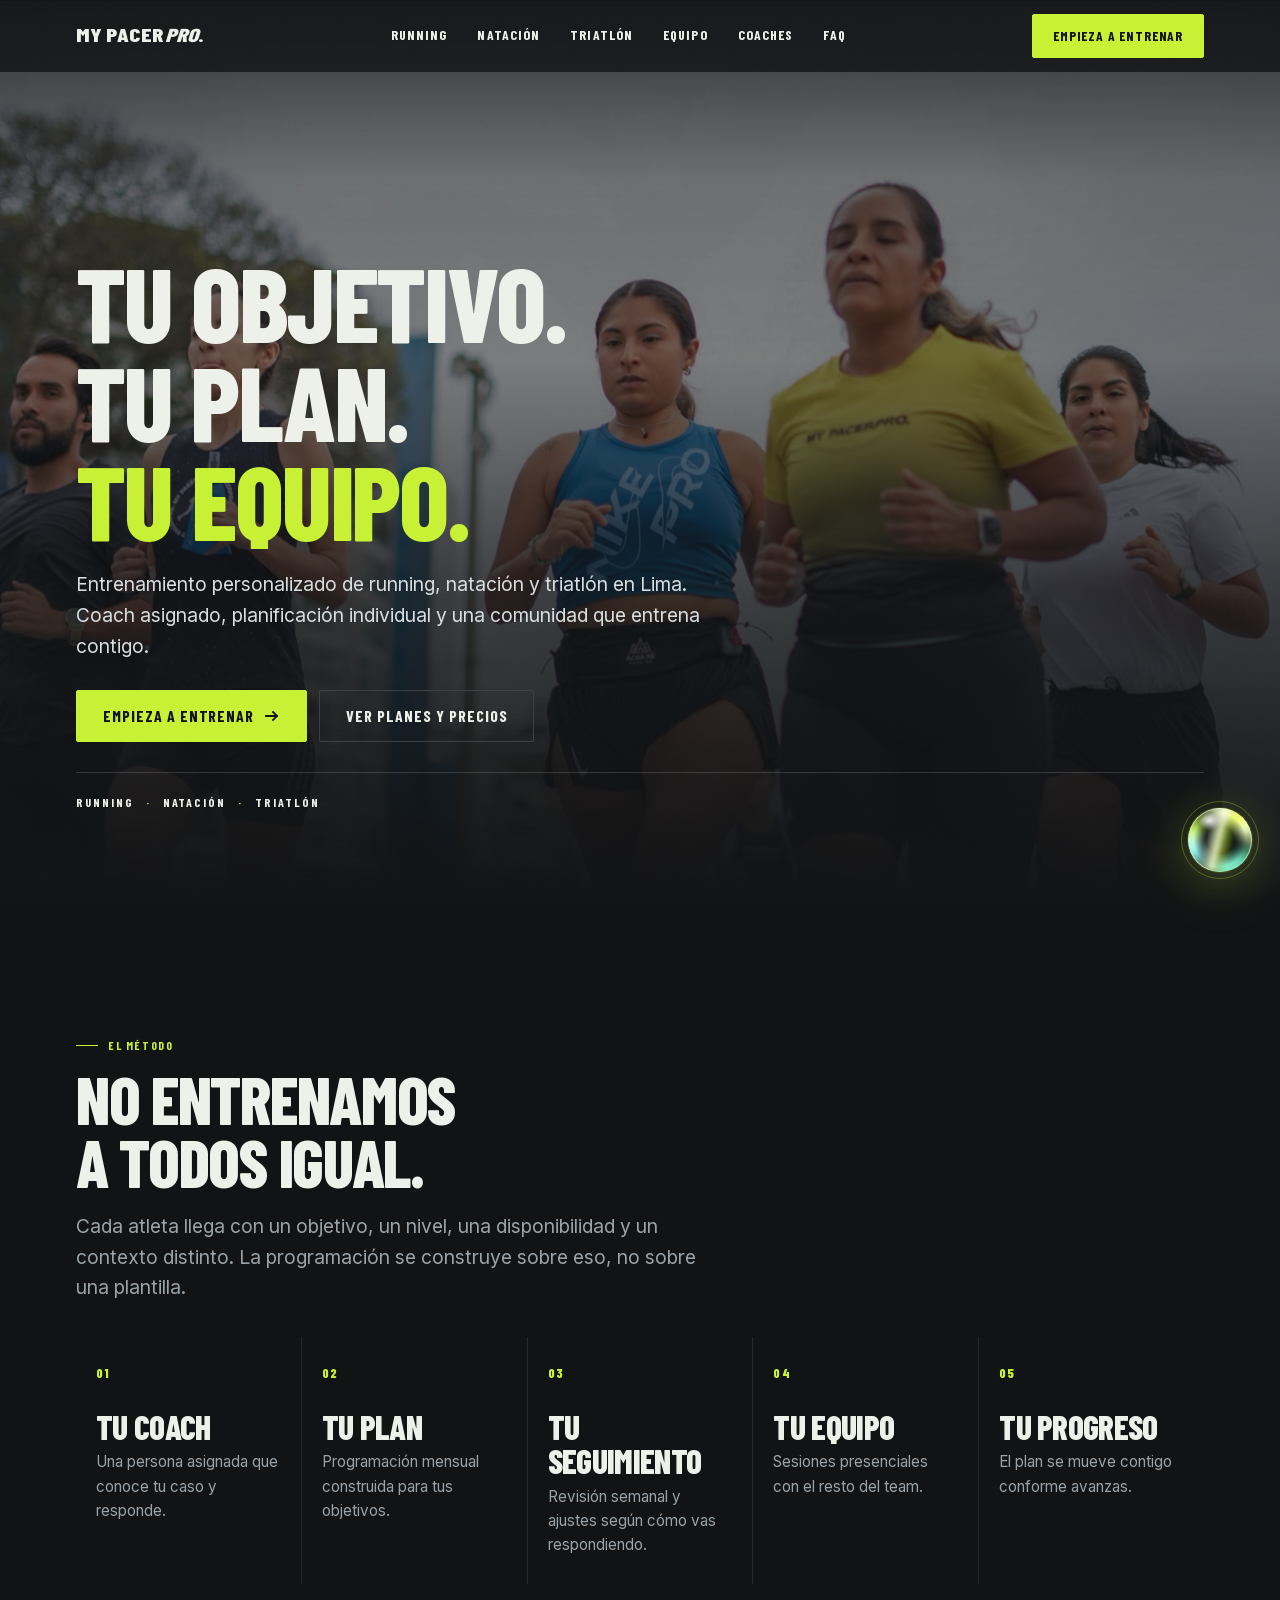
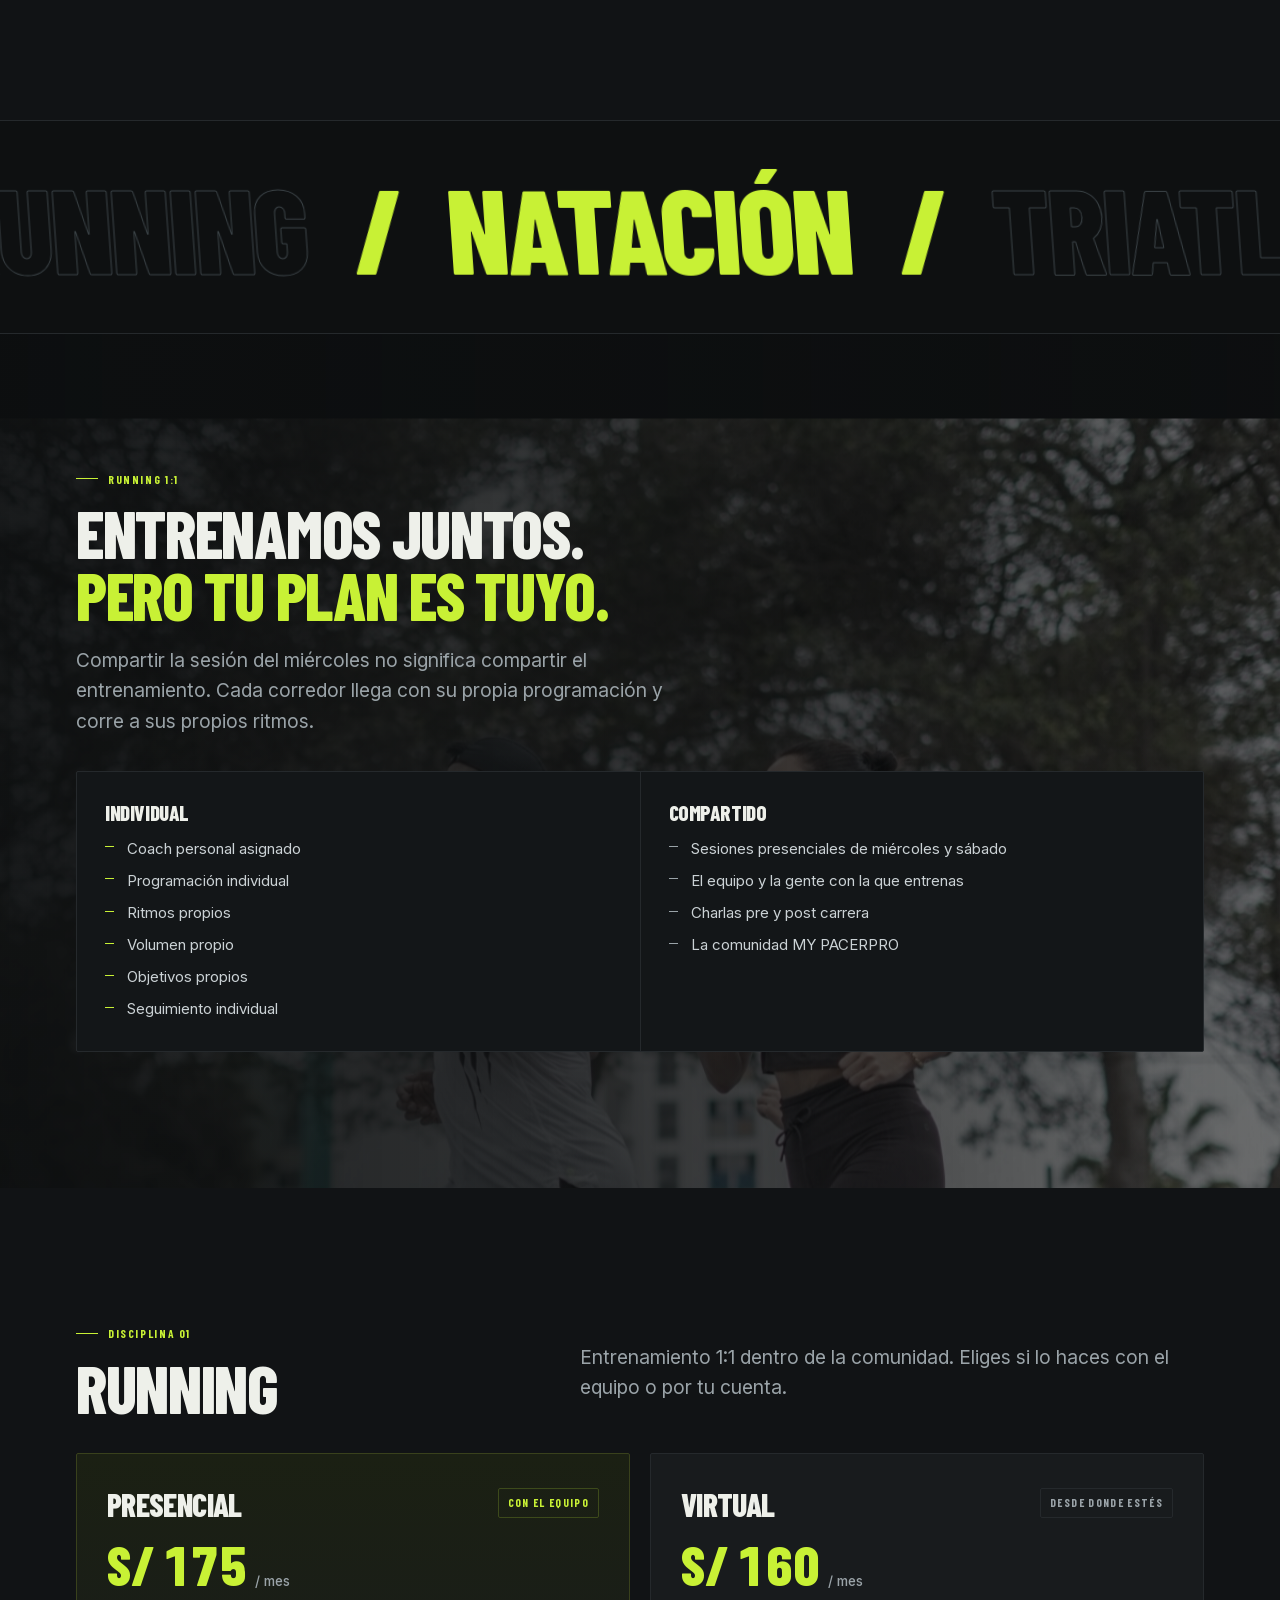
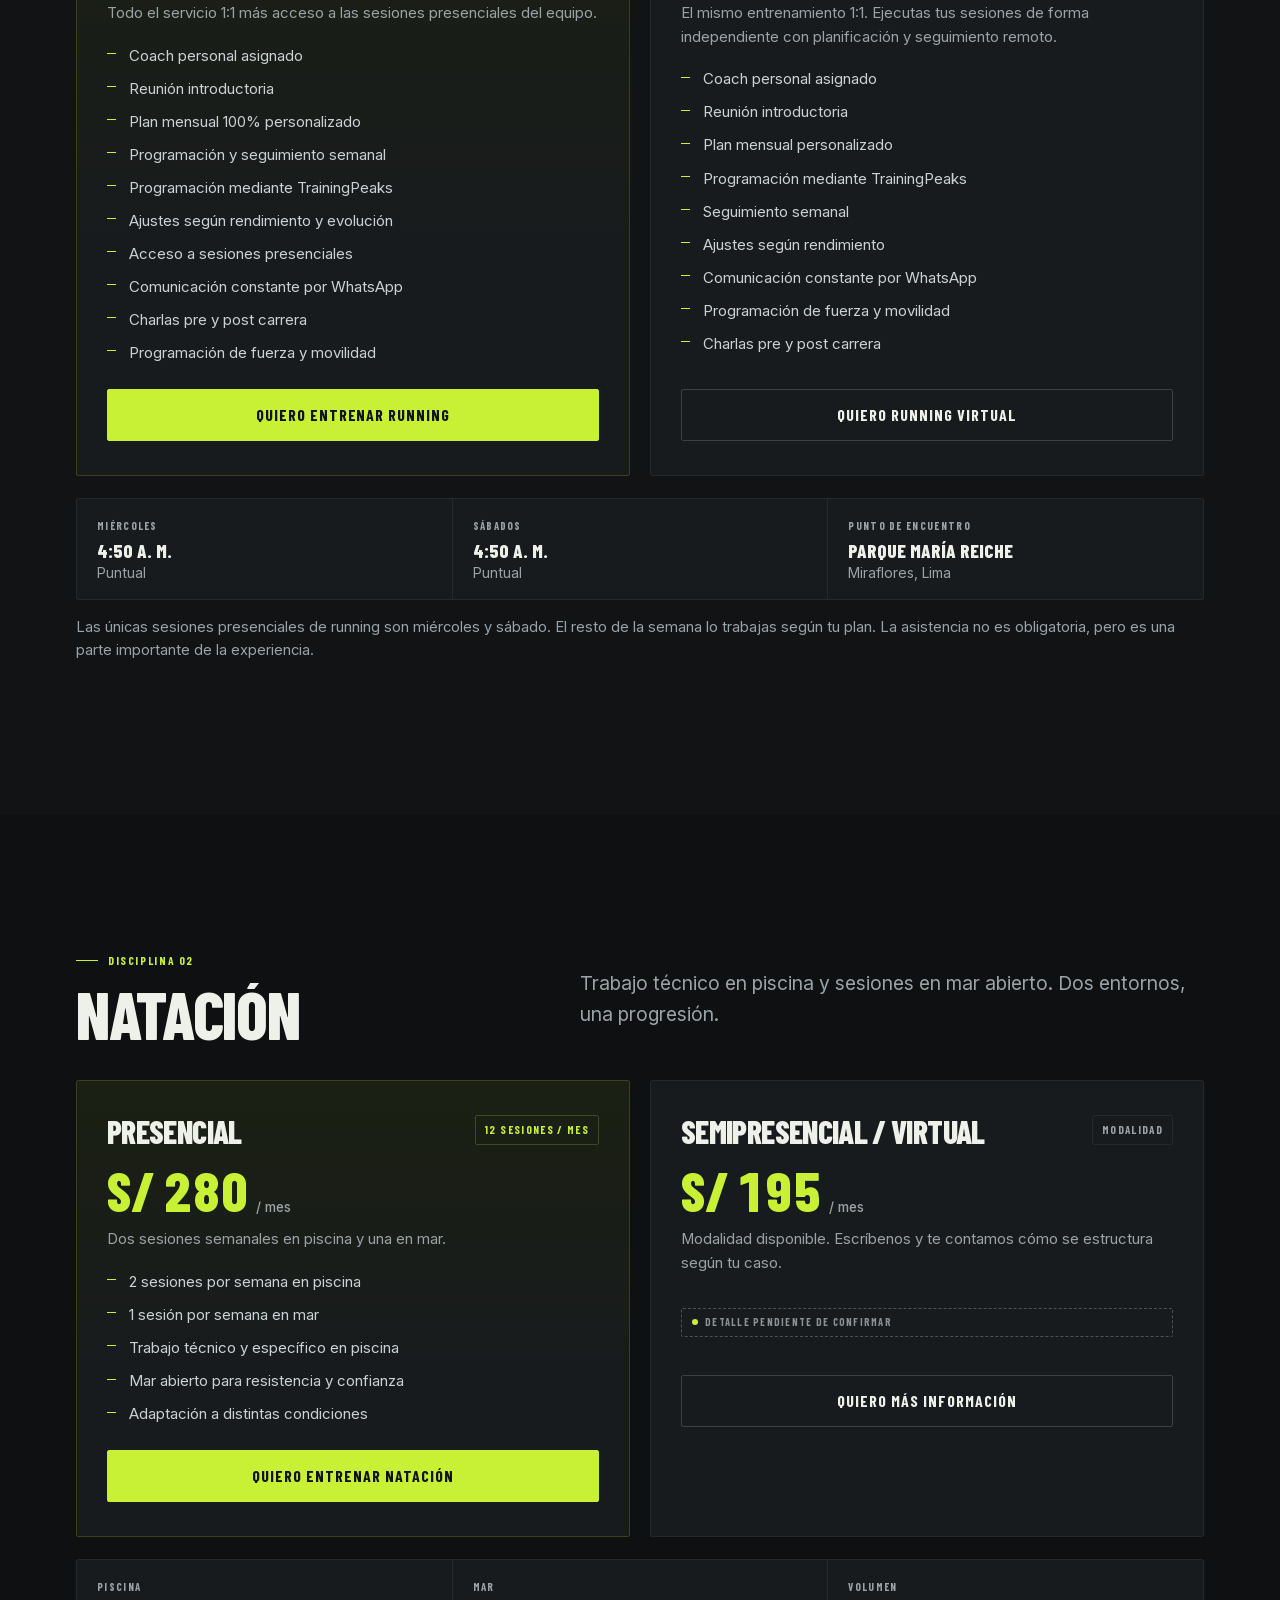
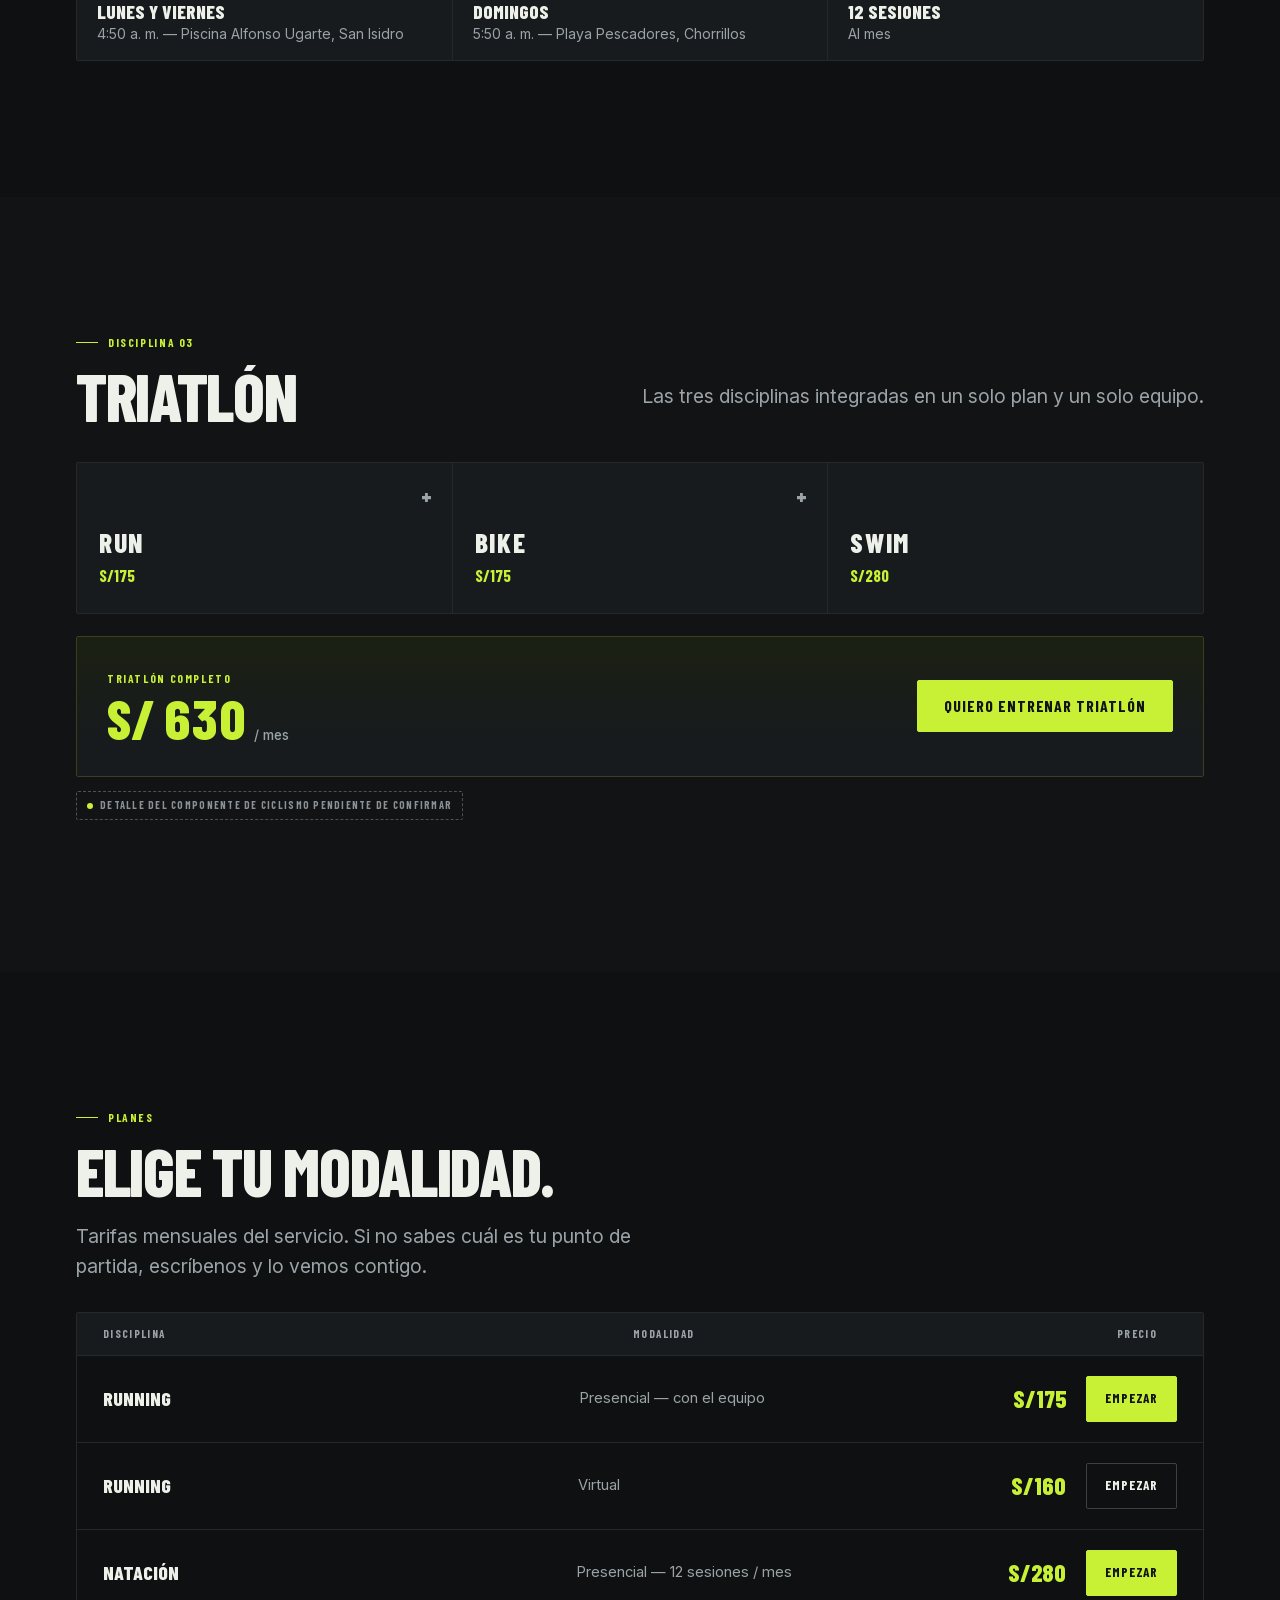
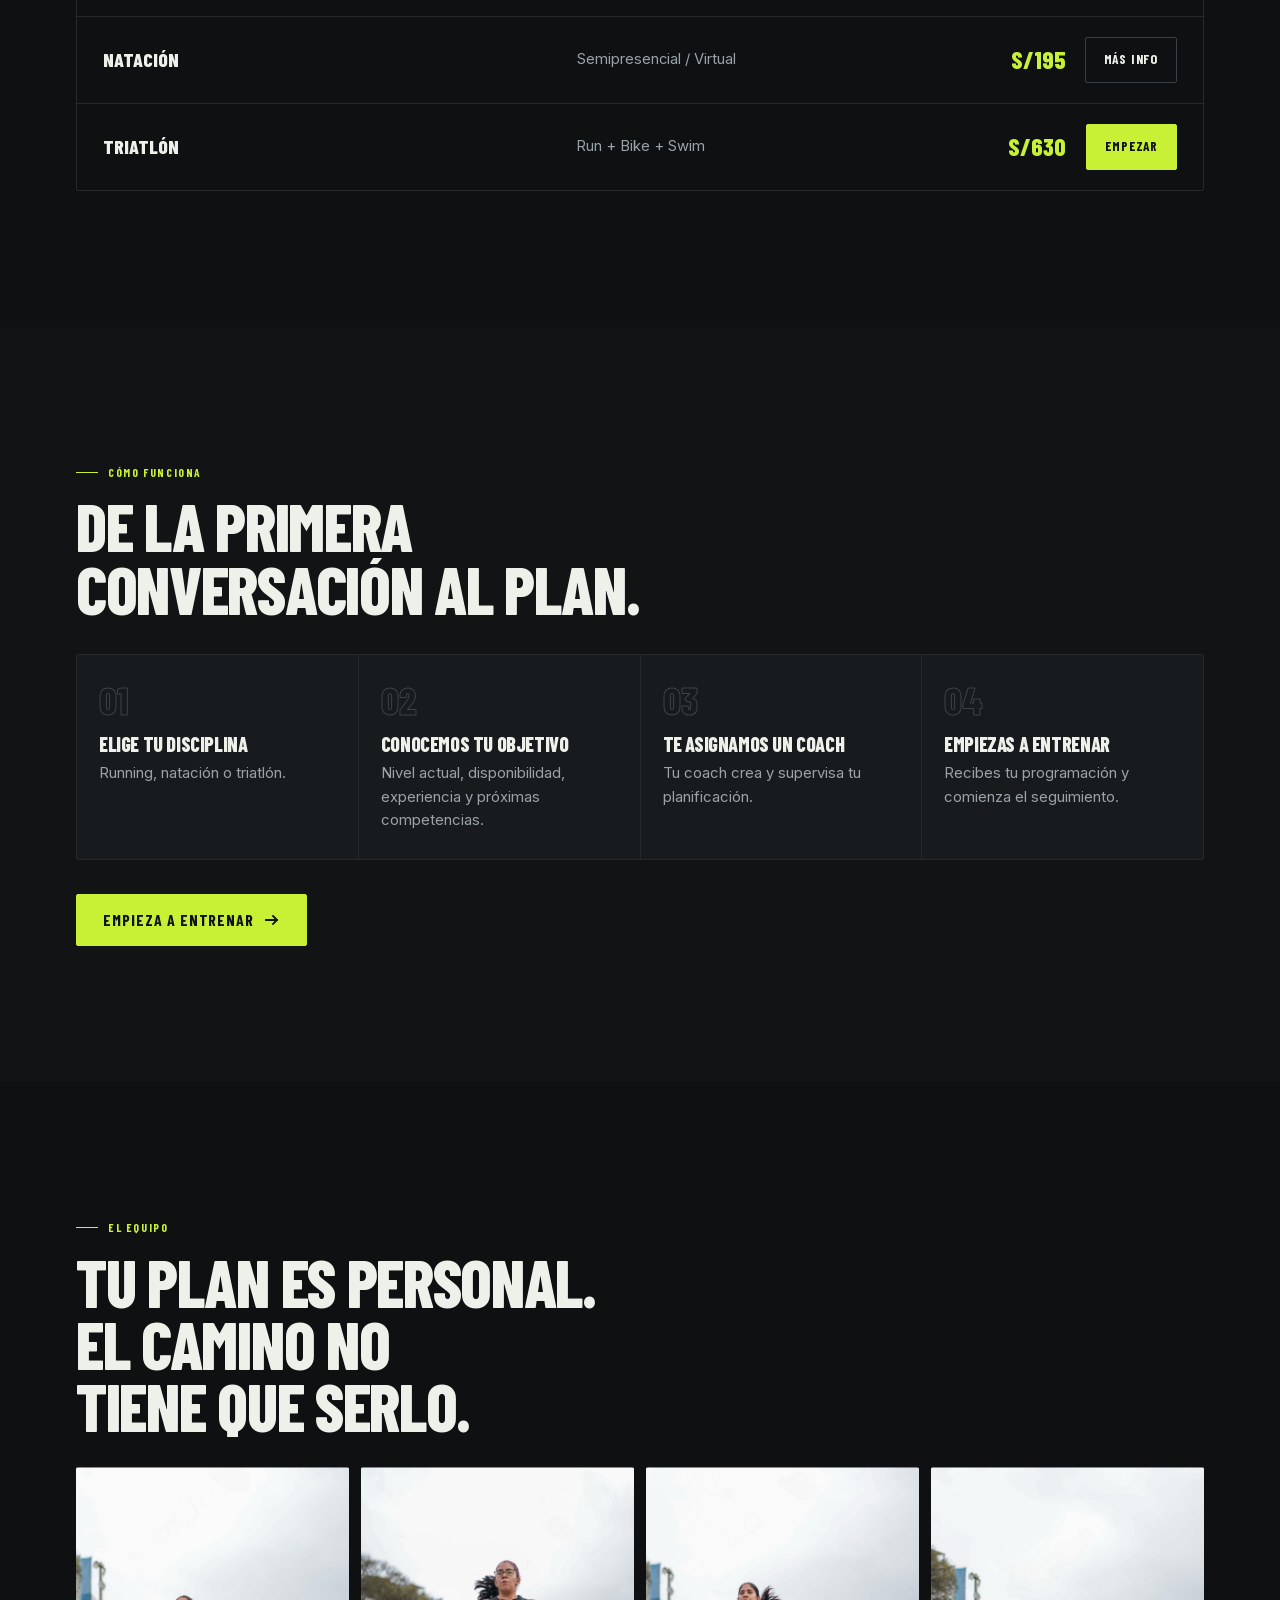
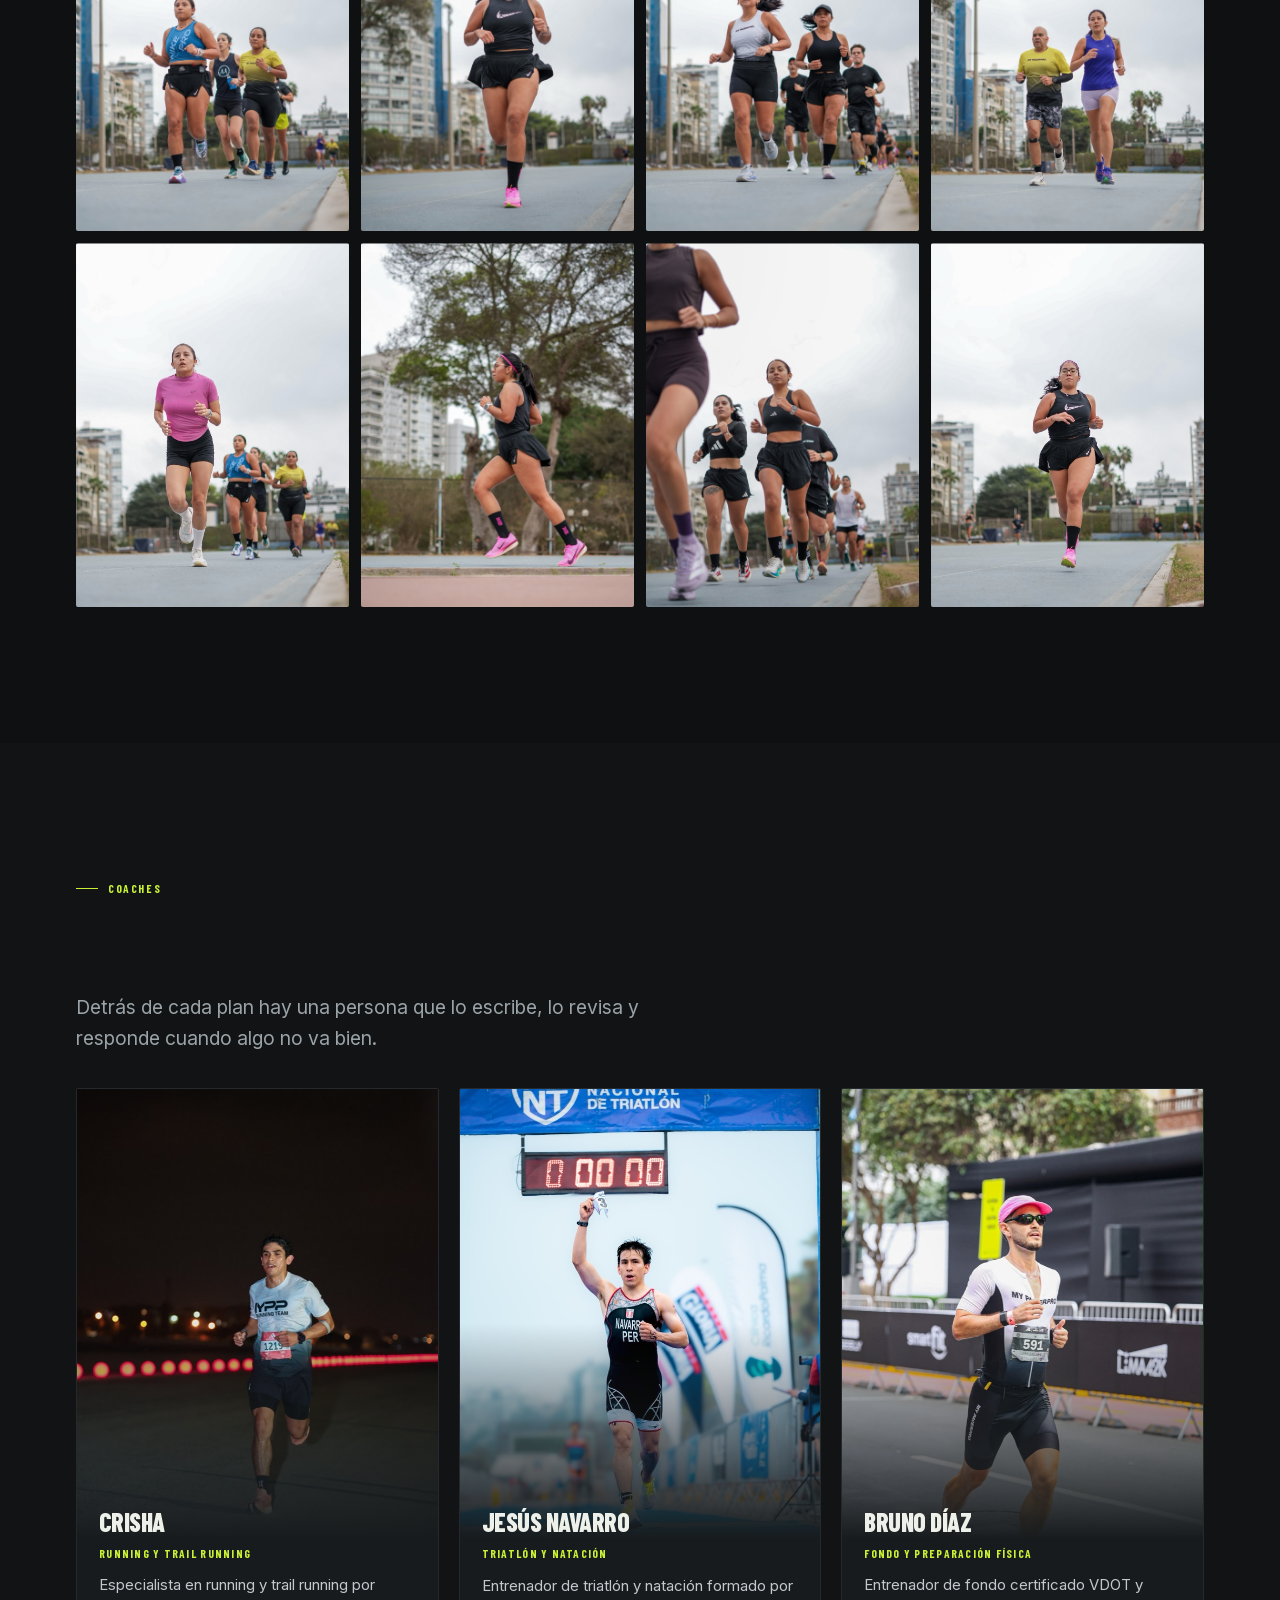
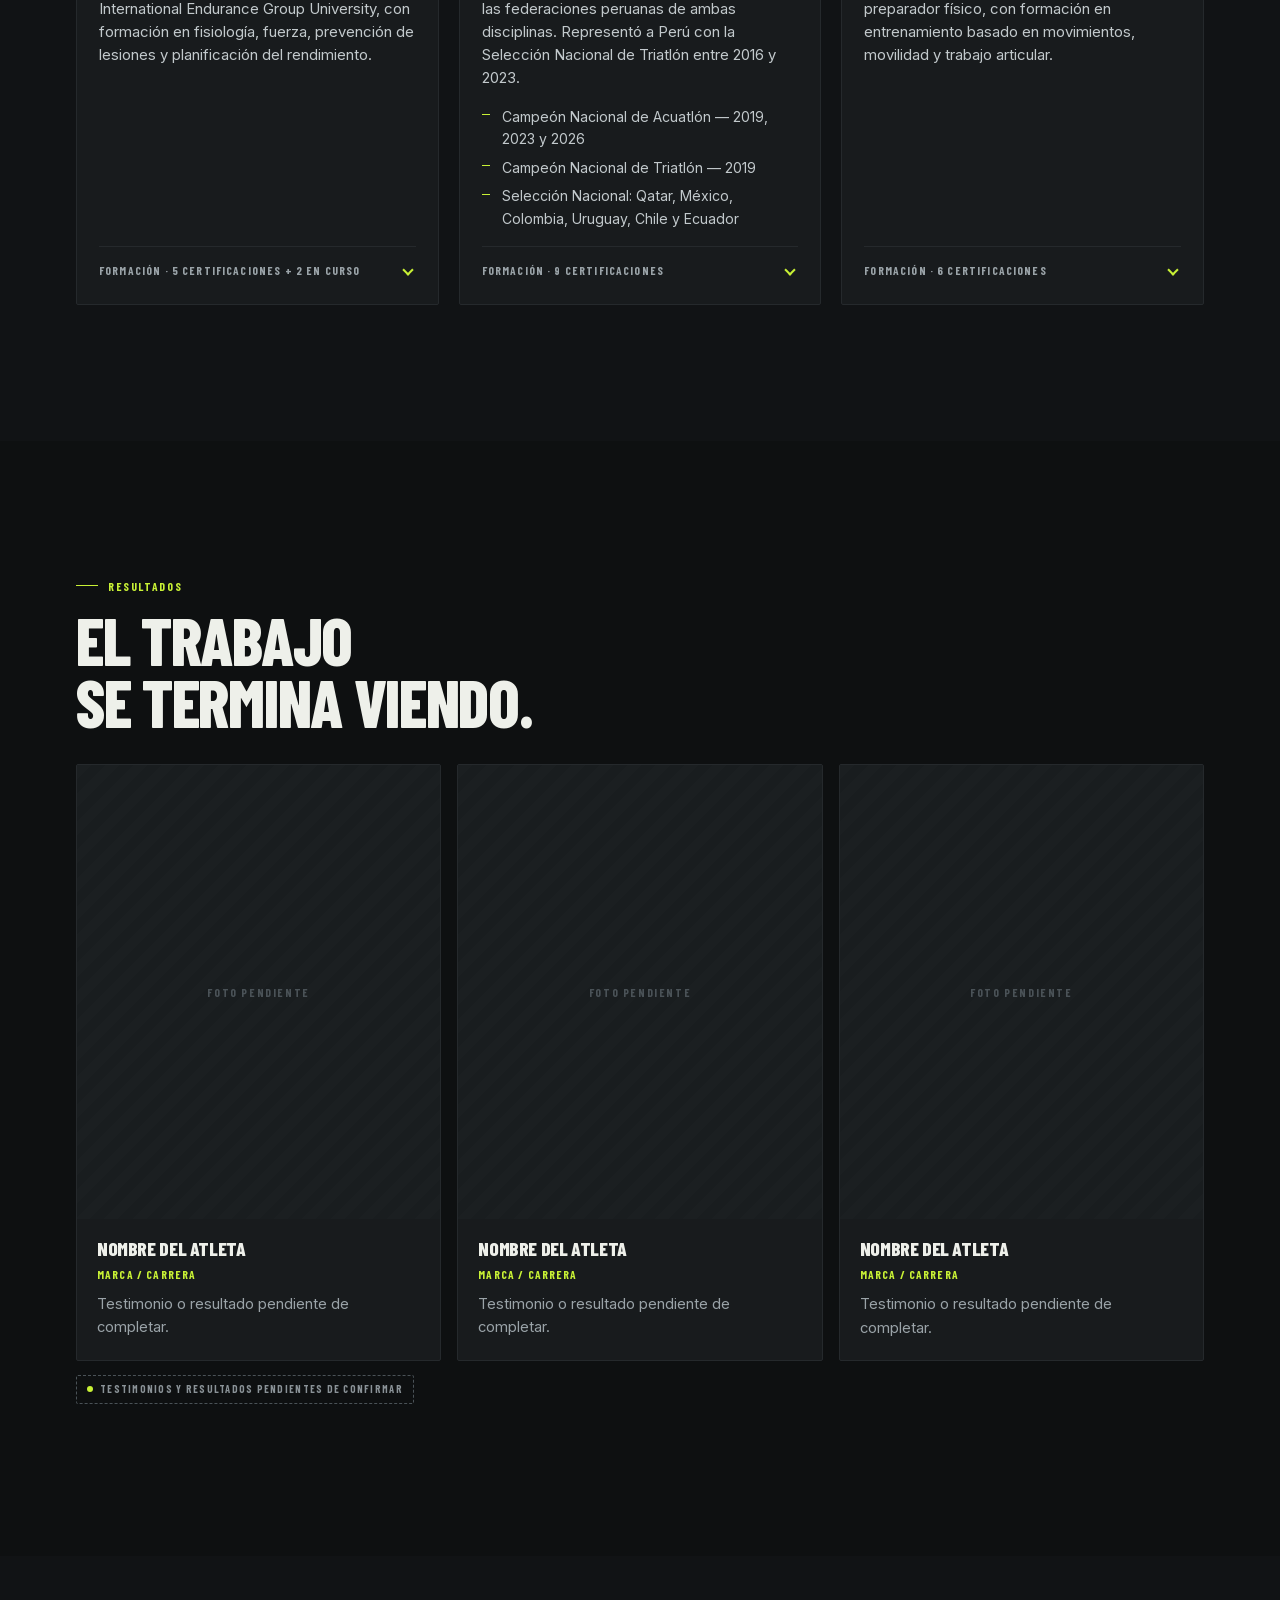
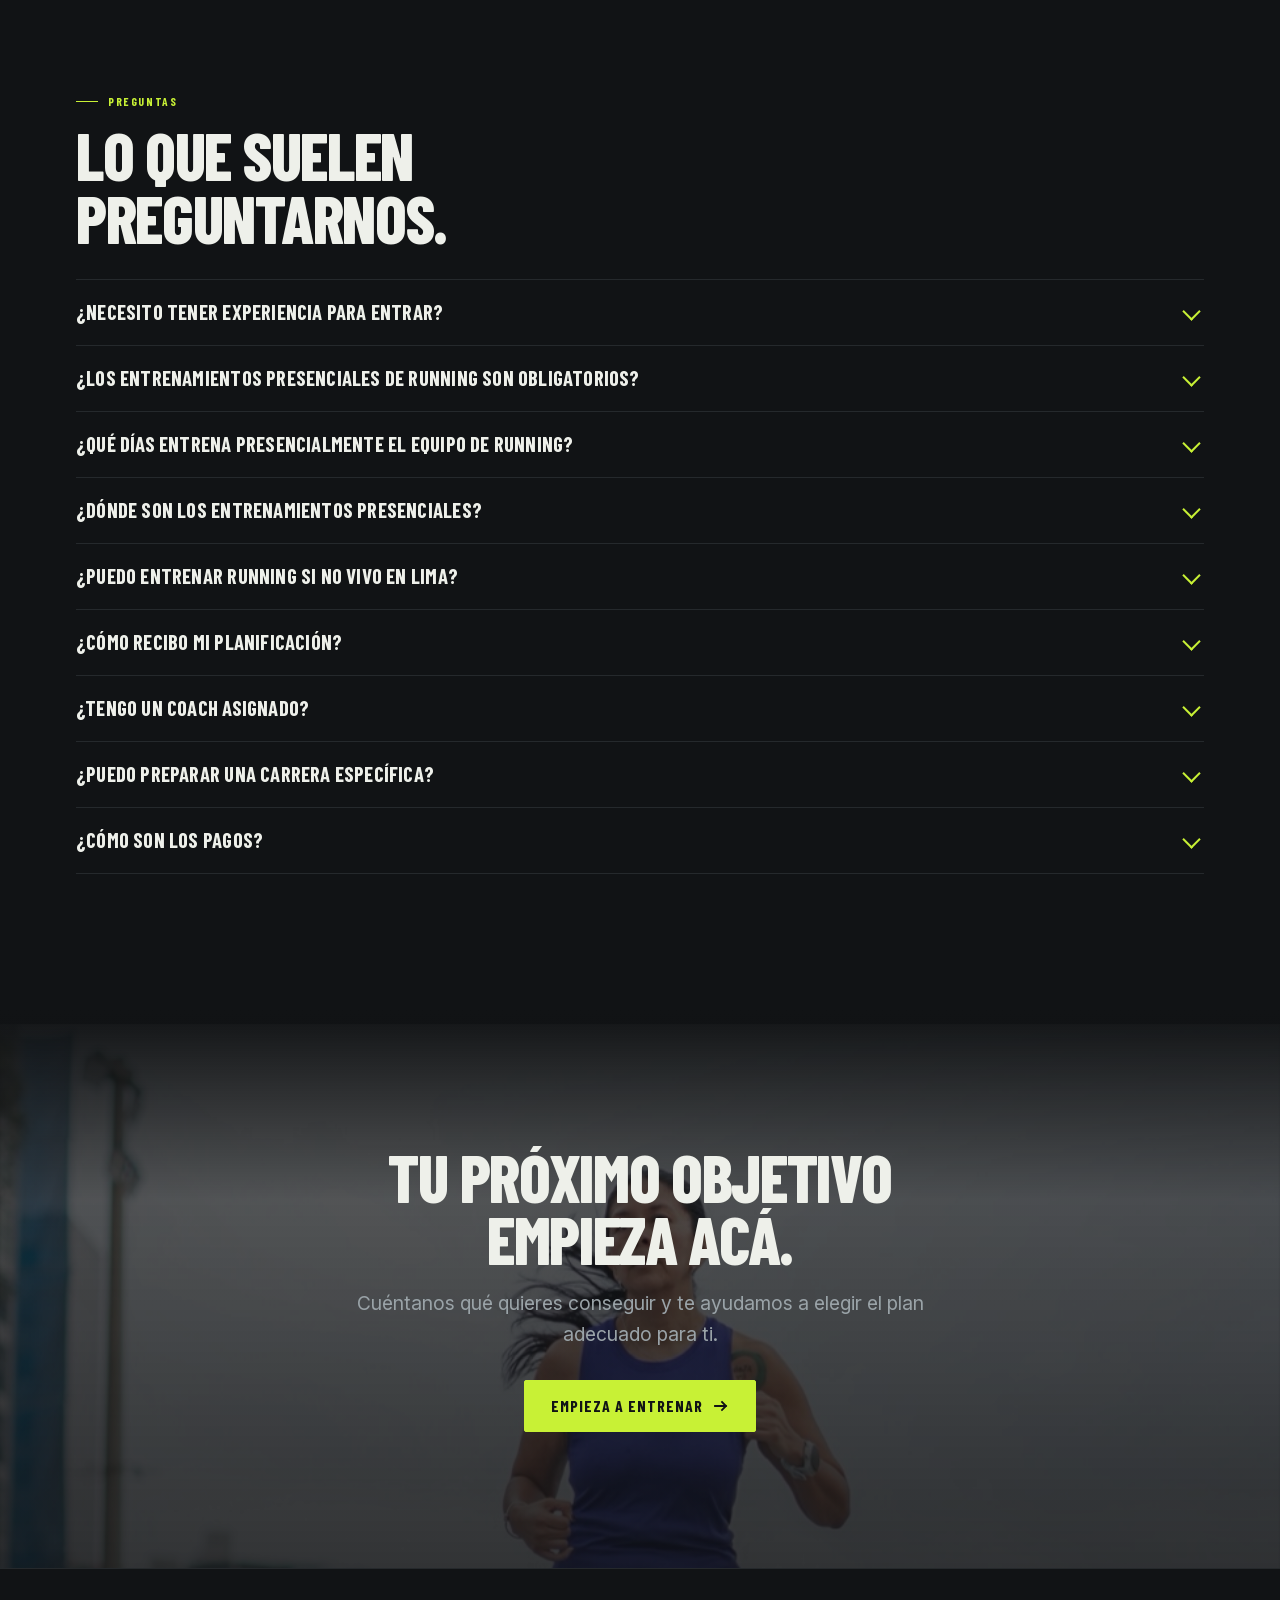
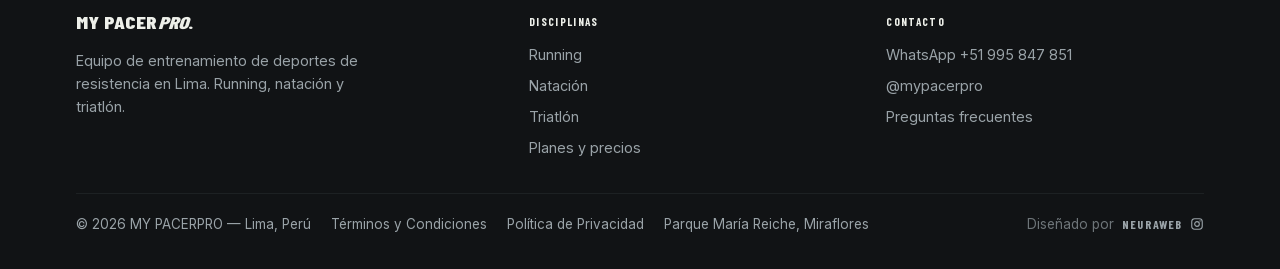
<file: index.html>
<!doctype html>
<html lang="es-PE">
<head>
<meta charset="utf-8">
<meta name="viewport" content="width=device-width, initial-scale=1, viewport-fit=cover">
<title>MY PACERPRO — Entrenamiento de running, natación y triatlón en Lima</title>
<meta name="description" content="Coach personal, plan individual y entrenamientos presenciales en Lima. Running, natación y triatlón con programación 1:1, seguimiento semanal y una comunidad que entrena contigo.">
<meta name="theme-color" content="#111315">
<link rel="icon" type="image/svg+xml" href="assets/img/favicon.svg">
<link rel="canonical" href="https://www.mypacerpro.com/">

<meta property="og:type" content="website">
<meta property="og:locale" content="es_PE">
<meta property="og:site_name" content="MY PACERPRO">
<meta property="og:title" content="MY PACERPRO — Entrenamiento de running, natación y triatlón en Lima">
<meta property="og:description" content="Coach personal, plan individual y entrenamientos presenciales en Lima. No entrenamos a todos igual.">
<meta property="og:url" content="https://www.mypacerpro.com/">
<meta property="og:image" content="https://www.mypacerpro.com/assets/img/mpp-hero.jpg">
<meta name="twitter:card" content="summary_large_image">
<meta name="twitter:title" content="MY PACERPRO — Running, natación y triatlón en Lima">
<meta name="twitter:description" content="Coach personal, plan individual y entrenamientos presenciales en Lima.">
<meta name="twitter:image" content="https://www.mypacerpro.com/assets/img/mpp-hero.jpg">

<link rel="preload" as="font" type="font/woff2" href="assets/fonts/barlowcondensed-800.woff2" crossorigin>
<link rel="preload" as="font" type="font/woff2" href="assets/fonts/inter-400.woff2" crossorigin>
<link rel="preload" as="image" href="assets/img/mpp-hero.jpg" fetchpriority="high">
<link rel="stylesheet" href="assets/style.css">

<script type="application/ld+json">
{
  "@context":"https://schema.org",
  "@type":"SportsActivityLocation",
  "name":"MY PACERPRO",
  "description":"Equipo de entrenamiento de deportes de resistencia en Lima: running, natación y triatlón con coach personal y plan individual.",
  "url":"https://www.mypacerpro.com/",
  "telephone":"+51995847851",
  "sameAs":["https://www.instagram.com/mypacerpro/"],
  "areaServed":{"@type":"City","name":"Lima","address":{"@type":"PostalAddress","addressCountry":"PE"}},
  "location":[
    {"@type":"Place","name":"Parque María Reiche","address":{"@type":"PostalAddress","addressLocality":"Miraflores","addressRegion":"Lima","addressCountry":"PE"}},
    {"@type":"Place","name":"Piscina Alfonso Ugarte","address":{"@type":"PostalAddress","addressLocality":"San Isidro","addressRegion":"Lima","addressCountry":"PE"}},
    {"@type":"Place","name":"Playa Pescadores","address":{"@type":"PostalAddress","addressLocality":"Chorrillos","addressCountry":"PE"}}
  ],
  "makesOffer":[
    {"@type":"Offer","name":"Running presencial","price":"175","priceCurrency":"PEN"},
    {"@type":"Offer","name":"Running virtual","price":"160","priceCurrency":"PEN"},
    {"@type":"Offer","name":"Natación presencial","price":"280","priceCurrency":"PEN"},
    {"@type":"Offer","name":"Natación semipresencial","price":"195","priceCurrency":"PEN"},
    {"@type":"Offer","name":"Triatlón","price":"630","priceCurrency":"PEN"}
  ]
}
</script>
</head>
<body>

<a class="skip" href="#main">Saltar al contenido</a>
<div class="pace" id="pace" aria-hidden="true"></div>
<div class="grain" aria-hidden="true"></div>

<!-- ============================ NAV ============================ -->
<header class="nav" id="nav">
  <div class="wrap">
    <a class="nav-logo" href="#top" aria-label="MY PACERPRO — inicio">
      <img src="assets/img/logo.svg" alt="MY PACERPRO" width="560" height="96">
    </a>

    <nav class="nav-links" aria-label="Principal">
      <a href="#running">Running</a>
      <a href="#natacion">Natación</a>
      <a href="#triatlon">Triatlón</a>
      <a href="#comunidad">Equipo</a>
      <a href="#coaches">Coaches</a>
      <a href="#faq">FAQ</a>
    </nav>

    <a class="btn btn-primary nav-cta" href="https://wa.me/51995847851?text=Hola%20MY%20PACERPRO%2C%20quiero%20empezar%20a%20entrenar." target="_blank" rel="noopener">Empieza a entrenar</a>

    <button class="burger" id="burger" aria-expanded="false" aria-controls="menu" aria-label="Abrir menú">
      <span></span><span></span><span></span>
    </button>
  </div>
</header>

<div class="menu" id="menu" hidden>
  <nav aria-label="Menú móvil">
    <a href="#running">Running</a>
    <a href="#natacion">Natación</a>
    <a href="#triatlon">Triatlón</a>
    <a href="#planes">Planes</a>
    <a href="#comunidad">Equipo</a>
    <a href="#coaches">Coaches</a>
    <a href="#faq">FAQ</a>
  </nav>
  <div class="menu-foot">
    <a class="btn btn-primary" href="https://wa.me/51995847851?text=Hola%20MY%20PACERPRO%2C%20quiero%20empezar%20a%20entrenar." target="_blank" rel="noopener">Empieza a entrenar</a>
    <a class="btn btn-ghost" href="https://www.instagram.com/mypacerpro/" target="_blank" rel="noopener">@mypacerpro</a>
  </div>
</div>

<main id="main">

<!-- ============================ HERO ============================ -->
<section class="hero" id="top">
  <div class="hero-media">
    <img data-par="0.18" src="assets/img/mpp-hero.jpg" alt="Atletas de MY PACERPRO entrenando en grupo en la Costa Verde, Lima" width="1500" height="2000" fetchpriority="high">
  </div>
  <div class="wrap hero-inner">
    <h1 class="rise">Tu objetivo.<br>Tu plan.<br><em>Tu equipo.</em></h1>
    <p class="lede rise d1">Entrenamiento personalizado de running, natación y triatlón en Lima. Coach asignado, planificación individual y una comunidad que entrena contigo.</p>
    <div class="hero-actions rise d2">
      <a class="btn btn-primary btn-block" href="https://wa.me/51995847851?text=Hola%20MY%20PACERPRO%2C%20quiero%20empezar%20a%20entrenar." target="_blank" rel="noopener">
        Empieza a entrenar
        <svg class="arrow" viewBox="0 0 16 16" fill="none" aria-hidden="true"><path d="M2 8h11M9 4l4 4-4 4" stroke="currentColor" stroke-width="1.8" stroke-linecap="square"/></svg>
      </a>
      <a class="btn btn-ghost btn-block" href="#planes">Ver planes y precios</a>
    </div>
    <p class="hero-disc rise d3"><b>Running</b> <i>·</i> <b>Natación</b> <i>·</i> <b>Triatlón</b></p>
  </div>
</section>

<!-- ============================ MÉTODO ============================ -->
<section class="band" id="metodo">
  <div class="wrap">
    <p class="kicker rise">El método</p>
    <h2 class="rise">No entrenamos<br>a todos igual.</h2>
    <p class="lede rise d1" style="margin-top:18px">Cada atleta llega con un objetivo, un nivel, una disponibilidad y un contexto distinto. La programación se construye sobre eso, no sobre una plantilla.</p>

    <ol class="flow rise d2">
      <li><span class="n">01</span><div><h3>Tu coach</h3><p>Una persona asignada que conoce tu caso y responde.</p></div></li>
      <li><span class="n">02</span><div><h3>Tu plan</h3><p>Programación mensual construida para tus objetivos.</p></div></li>
      <li><span class="n">03</span><div><h3>Tu seguimiento</h3><p>Revisión semanal y ajustes según cómo vas respondiendo.</p></div></li>
      <li><span class="n">04</span><div><h3>Tu equipo</h3><p>Sesiones presenciales con el resto del team.</p></div></li>
      <li><span class="n">05</span><div><h3>Tu progreso</h3><p>El plan se mueve contigo conforme avanzas.</p></div></li>
    </ol>
  </div>
</section>

<!-- ====================== MARQUESINA CINÉTICA ====================== -->
<section class="mq" aria-hidden="true">
  <div class="mq-track" id="mqTrack">
    <span class="mq-item">Running</span><span class="mq-item mq-sep">/</span>
    <span class="mq-item fill">Natación</span><span class="mq-item mq-sep">/</span>
    <span class="mq-item">Triatlón</span><span class="mq-item mq-sep">/</span>
  </div>
</section>

<!-- ============================ 1:1 ============================ -->
<section class="band solo" id="uno-a-uno">
  <div class="solo-media wipe">
    <img data-par="0.12" src="assets/img/mpp-pair-side.jpg" alt="Dos corredoras de MY PACERPRO entrenando juntas a ritmo conversado" width="1200" height="1600" loading="lazy">
  </div>
  <div class="wrap">
    <p class="kicker rise">Running 1:1</p>
    <h2 class="rise">Entrenamos juntos.<br><em>Pero tu plan es tuyo.</em></h2>
    <p class="lede rise d1" style="margin-top:18px">Compartir la sesión del miércoles no significa compartir el entrenamiento. Cada corredor llega con su propia programación y corre a sus propios ritmos.</p>

    <div class="split rise d2">
      <div>
        <h3>Individual</h3>
        <ul>
          <li>Coach personal asignado</li>
          <li>Programación individual</li>
          <li>Ritmos propios</li>
          <li>Volumen propio</li>
          <li>Objetivos propios</li>
          <li>Seguimiento individual</li>
        </ul>
      </div>
      <div>
        <h3>Compartido</h3>
        <ul class="shared">
          <li>Sesiones presenciales de miércoles y sábado</li>
          <li>El equipo y la gente con la que entrenas</li>
          <li>Charlas pre y post carrera</li>
          <li>La comunidad MY PACERPRO</li>
        </ul>
      </div>
    </div>
  </div>
</section>

<!-- ============================ RUNNING ============================ -->
<section class="band" id="running">
  <div class="wrap">
    <div class="disc-head">
      <div>
        <p class="kicker rise">Disciplina 01</p>
        <h2 class="rise">Running</h2>
      </div>
      <p class="lede rise d1">Entrenamiento 1:1 dentro de la comunidad. Eliges si lo haces con el equipo o por tu cuenta.</p>
    </div>

    <div class="plans">
      <!-- presencial -->
      <article class="plan feature rise">
        <div class="plan-top">
          <h3>Presencial</h3>
          <span class="mode on">Con el equipo</span>
        </div>
        <p class="price">S/175 <small>/ mes</small></p>
        <p class="plan-note">Todo el servicio 1:1 más acceso a las sesiones presenciales del equipo.</p>
        <ul class="feats">
          <li>Coach personal asignado</li>
          <li>Reunión introductoria</li>
          <li>Plan mensual 100% personalizado</li>
          <li>Programación y seguimiento semanal</li>
          <li>Programación mediante TrainingPeaks</li>
          <li>Ajustes según rendimiento y evolución</li>
          <li>Acceso a sesiones presenciales</li>
          <li>Comunicación constante por WhatsApp</li>
          <li>Charlas pre y post carrera</li>
          <li>Programación de fuerza y movilidad</li>
        </ul>
        <a class="btn btn-primary btn-block" href="https://wa.me/51995847851?text=Hola%20MY%20PACERPRO%2C%20quiero%20entrenar%20Running%20presencial%20(S%2F175)." target="_blank" rel="noopener">Quiero entrenar running</a>
      </article>

      <!-- virtual -->
      <article class="plan rise d1">
        <div class="plan-top">
          <h3>Virtual</h3>
          <span class="mode">Desde donde estés</span>
        </div>
        <p class="price">S/160 <small>/ mes</small></p>
        <p class="plan-note">El mismo entrenamiento 1:1. Ejecutas tus sesiones de forma independiente con planificación y seguimiento remoto.</p>
        <ul class="feats">
          <li>Coach personal asignado</li>
          <li>Reunión introductoria</li>
          <li>Plan mensual personalizado</li>
          <li>Programación mediante TrainingPeaks</li>
          <li>Seguimiento semanal</li>
          <li>Ajustes según rendimiento</li>
          <li>Comunicación constante por WhatsApp</li>
          <li>Programación de fuerza y movilidad</li>
          <li>Charlas pre y post carrera</li>
        </ul>
        <a class="btn btn-ghost btn-block" href="https://wa.me/51995847851?text=Hola%20MY%20PACERPRO%2C%20quiero%20Running%20virtual%20(S%2F160)." target="_blank" rel="noopener">Quiero running virtual</a>
      </article>
    </div>

    <dl class="facts rise d2">
      <div><dt>Miércoles</dt><dd>4:50 a. m.<span>Puntual</span></dd></div>
      <div><dt>Sábados</dt><dd>4:50 a. m.<span>Puntual</span></dd></div>
      <div><dt>Punto de encuentro</dt><dd>Parque María Reiche<span>Miraflores, Lima</span></dd></div>
    </dl>
    <p class="muted rise d3" style="margin-top:16px;font-size:.92rem">Las únicas sesiones presenciales de running son miércoles y sábado. El resto de la semana lo trabajas según tu plan. La asistencia no es obligatoria, pero es una parte importante de la experiencia.</p>
  </div>
</section>

<!-- ============================ NATACIÓN ============================ -->
<section class="band" id="natacion" style="background:#0E1011">
  <div class="wrap">
    <div class="disc-head">
      <div>
        <p class="kicker rise">Disciplina 02</p>
        <h2 class="rise">Natación</h2>
      </div>
      <p class="lede rise d1">Trabajo técnico en piscina y sesiones en mar abierto. Dos entornos, una progresión.</p>
    </div>

    <div class="plans">
      <article class="plan feature rise">
        <div class="plan-top">
          <h3>Presencial</h3>
          <span class="mode on">12 sesiones / mes</span>
        </div>
        <p class="price">S/280 <small>/ mes</small></p>
        <p class="plan-note">Dos sesiones semanales en piscina y una en mar.</p>
        <ul class="feats">
          <li>2 sesiones por semana en piscina</li>
          <li>1 sesión por semana en mar</li>
          <li>Trabajo técnico y específico en piscina</li>
          <li>Mar abierto para resistencia y confianza</li>
          <li>Adaptación a distintas condiciones</li>
        </ul>
        <a class="btn btn-primary btn-block" href="https://wa.me/51995847851?text=Hola%20MY%20PACERPRO%2C%20quiero%20entrenar%20Nataci%C3%B3n%20presencial%20(S%2F280)." target="_blank" rel="noopener">Quiero entrenar natación</a>
      </article>

      <article class="plan rise d1">
        <div class="plan-top">
          <h3>Semipresencial / Virtual</h3>
          <span class="mode">Modalidad</span>
        </div>
        <p class="price">S/195 <small>/ mes</small></p>
        <p class="plan-note">Modalidad disponible. Escríbenos y te contamos cómo se estructura según tu caso.</p>
        <p class="todo">Detalle pendiente de confirmar</p>
        <a class="btn btn-ghost btn-block" style="margin-top:22px" href="https://wa.me/51995847851?text=Hola%20MY%20PACERPRO%2C%20quiero%20informaci%C3%B3n%20sobre%20Nataci%C3%B3n%20semipresencial%20(S%2F195)." target="_blank" rel="noopener">Quiero más información</a>
      </article>
    </div>

    <dl class="facts rise d2">
      <div><dt>Piscina</dt><dd>Lunes y viernes<span>4:50 a. m. — Piscina Alfonso Ugarte, San Isidro</span></dd></div>
      <div><dt>Mar</dt><dd>Domingos<span>5:50 a. m. — Playa Pescadores, Chorrillos</span></dd></div>
      <div><dt>Volumen</dt><dd>12 sesiones<span>Al mes</span></dd></div>
    </dl>
  </div>
</section>

<!-- ============================ TRIATLÓN ============================ -->
<section class="band" id="triatlon">
  <div class="wrap">
    <div class="disc-head">
      <div>
        <p class="kicker rise">Disciplina 03</p>
        <h2 class="rise">Triatlón</h2>
      </div>
      <p class="lede rise d1">Las tres disciplinas integradas en un solo plan y un solo equipo.</p>
    </div>

    <div class="tri-grid rise d1">
      <div class="tri-cell"><span class="op">+</span><span class="tag">Run</span><span class="amt">S/175</span></div>
      <div class="tri-cell"><span class="op">+</span><span class="tag">Bike</span><span class="amt">S/175</span></div>
      <div class="tri-cell"><span class="tag">Swim</span><span class="amt">S/280</span></div>
    </div>

    <div class="tri-total rise d2">
      <div>
        <p class="kicker plain" style="margin-bottom:4px">Triatlón completo</p>
        <p class="price">S/630 <small>/ mes</small></p>
      </div>
      <a class="btn btn-primary" href="https://wa.me/51995847851?text=Hola%20MY%20PACERPRO%2C%20quiero%20entrenar%20Triatl%C3%B3n%20(S%2F630)." target="_blank" rel="noopener">Quiero entrenar triatlón</a>
    </div>
    <p class="todo rise d3">Detalle del componente de ciclismo pendiente de confirmar</p>
  </div>
</section>

<!-- ============================ PLANES ============================ -->
<section class="band" id="planes" style="background:#0E1011">
  <div class="wrap">
    <p class="kicker rise">Planes</p>
    <h2 class="rise">Elige tu modalidad.</h2>
    <p class="lede rise d1" style="margin-top:18px">Tarifas mensuales del servicio. Si no sabes cuál es tu punto de partida, escríbenos y lo vemos contigo.</p>

    <div class="table rise d2" style="margin-top:30px">
      <div class="trow head"><span>Disciplina</span><span>Modalidad</span><span>Precio</span><span></span></div>

      <div class="trow">
        <span class="disc">Running</span>
        <span class="mod">Presencial — con el equipo</span>
        <span class="amt">S/175</span>
        <span class="go"><a class="btn btn-primary" href="https://wa.me/51995847851?text=Hola%20MY%20PACERPRO%2C%20quiero%20Running%20presencial%20(S%2F175)." target="_blank" rel="noopener">Empezar</a></span>
      </div>
      <div class="trow">
        <span class="disc">Running</span>
        <span class="mod">Virtual</span>
        <span class="amt">S/160</span>
        <span class="go"><a class="btn btn-ghost" href="https://wa.me/51995847851?text=Hola%20MY%20PACERPRO%2C%20quiero%20Running%20virtual%20(S%2F160)." target="_blank" rel="noopener">Empezar</a></span>
      </div>
      <div class="trow">
        <span class="disc">Natación</span>
        <span class="mod">Presencial — 12 sesiones / mes</span>
        <span class="amt">S/280</span>
        <span class="go"><a class="btn btn-primary" href="https://wa.me/51995847851?text=Hola%20MY%20PACERPRO%2C%20quiero%20Nataci%C3%B3n%20presencial%20(S%2F280)." target="_blank" rel="noopener">Empezar</a></span>
      </div>
      <div class="trow">
        <span class="disc">Natación</span>
        <span class="mod">Semipresencial / Virtual</span>
        <span class="amt">S/195</span>
        <span class="go"><a class="btn btn-ghost" href="https://wa.me/51995847851?text=Hola%20MY%20PACERPRO%2C%20quiero%20informaci%C3%B3n%20sobre%20Nataci%C3%B3n%20semipresencial%20(S%2F195)." target="_blank" rel="noopener">Más info</a></span>
      </div>
      <div class="trow">
        <span class="disc">Triatlón</span>
        <span class="mod">Run + Bike + Swim</span>
        <span class="amt">S/630</span>
        <span class="go"><a class="btn btn-primary" href="https://wa.me/51995847851?text=Hola%20MY%20PACERPRO%2C%20quiero%20Triatl%C3%B3n%20(S%2F630)." target="_blank" rel="noopener">Empezar</a></span>
      </div>
    </div>
  </div>
</section>

<!-- ============================ CÓMO FUNCIONA ============================ -->
<section class="band" id="como-funciona">
  <div class="wrap">
    <p class="kicker rise">Cómo funciona</p>
    <h2 class="rise">De la primera<br>conversación al plan.</h2>

    <div class="steps rise d1">
      <div class="step"><span class="n">01</span><h3>Elige tu disciplina</h3><p>Running, natación o triatlón.</p></div>
      <div class="step"><span class="n">02</span><h3>Conocemos tu objetivo</h3><p>Nivel actual, disponibilidad, experiencia y próximas competencias.</p></div>
      <div class="step"><span class="n">03</span><h3>Te asignamos un coach</h3><p>Tu coach crea y supervisa tu planificación.</p></div>
      <div class="step"><span class="n">04</span><h3>Empiezas a entrenar</h3><p>Recibes tu programación y comienza el seguimiento.</p></div>
    </div>

    <div style="margin-top:34px" class="rise d2">
      <a class="btn btn-primary btn-block" href="https://wa.me/51995847851?text=Hola%20MY%20PACERPRO%2C%20quiero%20empezar%20a%20entrenar." target="_blank" rel="noopener">
        Empieza a entrenar
        <svg class="arrow" viewBox="0 0 16 16" fill="none" aria-hidden="true"><path d="M2 8h11M9 4l4 4-4 4" stroke="currentColor" stroke-width="1.8" stroke-linecap="square"/></svg>
      </a>
    </div>
  </div>
</section>

<!-- ============================ COMUNIDAD ============================ -->
<section class="band" id="comunidad" style="background:#0E1011">
  <div class="wrap">
    <p class="kicker rise">El equipo</p>
    <h2 class="rise">Tu plan es personal.<br>El camino no<br>tiene que serlo.</h2>

    <div class="gal rise d1">
      <figure class="wipe"><img src="assets/img/mpp-group-brand.jpg" alt="Grupo de atletas MY PACERPRO corriendo juntos en Lima" width="1200" height="1600" loading="lazy"></figure>
      <figure class="wipe"><img src="assets/img/mpp-solo-front.jpg" alt="Corredora de MY PACERPRO durante una sesión de pista" width="1200" height="1600" loading="lazy"></figure>
      <figure class="wipe"><img src="assets/img/mpp-group-three.jpg" alt="Tres atletas del equipo entrenando en la Costa Verde" width="1200" height="1600" loading="lazy"></figure>
      <figure class="wipe"><img src="assets/img/mpp-pair-kit.jpg" alt="Atletas con la camiseta de MY PACERPRO en un entrenamiento de madrugada" width="1200" height="1600" loading="lazy"></figure>
      <figure class="wipe"><img src="assets/img/mpp-rosa.jpg" alt="Atleta de MY PACERPRO durante una sesión en la Costa Verde" width="975" height="1300" loading="lazy"></figure>
      <figure class="wipe"><img src="assets/img/mpp-solo-side.jpg" alt="Corredor de perfil durante un fondo del equipo" width="1200" height="1600" loading="lazy"></figure>
      <figure class="wipe"><img src="assets/img/mpp-group-women.jpg" alt="Atletas del equipo MY PACERPRO entrenando juntas" width="1200" height="1600" loading="lazy"></figure>
      <figure class="wipe"><img src="assets/img/mpp-solo-negro.jpg" alt="Corredora del equipo en plena sesión de entrenamiento" width="975" height="1300" loading="lazy"></figure>
    </div>
  </div>
</section>

<!-- ============================ COACHES ============================ -->
<section class="band" id="coaches">
  <div class="wrap">
    <p class="kicker rise">Coaches</p>
    <h2 class="rise">Conoce a tus coaches.</h2>
    <p class="lede rise d1" style="margin-top:18px">Detrás de cada plan hay una persona que lo escribe, lo revisa y responde cuando algo no va bien.</p>

    <div class="coaches rise d2">

      <!-- ---------------- CRISHA ---------------- -->
      <article class="coach">
        <div class="coach-ph">
          <img src="assets/img/coach-crisha.jpg" alt="Crisha, coach de running y trail de MY PACERPRO, durante una carrera nocturna" width="666" height="1000" loading="lazy">
        </div>
        <div class="coach-body">
          <h3>Crisha</h3>
          <p class="role">Running y trail running</p>
          <p class="bio">Especialista en running y trail running por International Endurance Group University, con formación en fisiología, fuerza, prevención de lesiones y planificación del rendimiento.</p>
          <details class="creds">
            <summary>Formación · 5 certificaciones + 2 en curso</summary>
            <ul>
              <li><b>Especialista en Running y Trail Running</b> — International Endurance Group University</li>
              <li><b>Factores de Rendimiento, Cuantificación y Planificación en Running y Trail Running</b> — International Endurance Group University</li>
              <li><b>Valoración Fisiológica y Nutrición en el Corredor</b> — International Endurance Group University</li>
              <li><b>Entrenamiento de la Resistencia y la Fuerza en el Corredor</b> — International Endurance Group University</li>
              <li><b>Psicología y Prevención de Lesiones Aplicadas al Corredor</b> — International Endurance Group University</li>
              <li><b>Experto Universitario en Trail Running</b> — UDIMA, Universidad a Distancia de Madrid <span class="wip">· en curso</span></li>
              <li><b>Certificación VDOT</b> <span class="wip">· en curso</span></li>
            </ul>
          </details>
        </div>
      </article>

      <!-- ---------------- JESÚS NAVARRO ---------------- -->
      <article class="coach">
        <div class="coach-ph">
          <img src="assets/img/coach-navarro.jpg" alt="Jesús Navarro cruzando la meta con la camiseta de la selección peruana de triatlón" width="667" height="1000" loading="lazy">
        </div>
        <div class="coach-body">
          <h3>Jesús Navarro</h3>
          <p class="role">Triatlón y natación</p>
          <p class="bio">Entrenador de triatlón y natación formado por las federaciones peruanas de ambas disciplinas. Representó a Perú con la Selección Nacional de Triatlón entre 2016 y 2023.</p>
          <ul class="honours">
            <li>Campeón Nacional de Acuatlón — 2019, 2023 y 2026</li>
            <li>Campeón Nacional de Triatlón — 2019</li>
            <li>Selección Nacional: Qatar, México, Colombia, Uruguay, Chile y Ecuador</li>
          </ul>
          <details class="creds">
            <summary>Formación · 9 certificaciones</summary>
            <ul>
              <li><b>Fundamentos y Metodología para la Enseñanza de la Natación</b> — Fed. Deportiva Peruana de Natación, 2025</li>
              <li><b>Curso Nacional de Formación de Entrenadores de Triatlón, Nivel 1</b> — Fed. Deportiva Peruana de Triatlón, 2025</li>
              <li><b>II Congreso Internacional de Ciencias del Deporte, Olimpismo y Movimiento Olímpico</b> — 2024</li>
              <li><b>Biomecánica de la Carrera</b> — Instituto Deporte y Vida, 2022-2023</li>
              <li><b>Entrenador de Triatlón Nivel 2, Especialización Deportiva</b> — Universidad de Triatlón de México, 2021</li>
              <li><b>Especialista en Entrenamiento de la Fuerza, 5.ª edición</b> — Instituto Deporte y Vida, 2021</li>
              <li><b>Especialista en Triatlón, Medio Ironman e Ironman</b> — Instituto Deporte y Vida, 2020</li>
              <li><b>1.er Curso de Formación de Entrenadores de Triatlón</b> — Federación Peruana de Triatlón, 2020</li>
              <li><b>Entrenador de Triatlón Nivel 1, Iniciación Deportiva</b> — Universidad de Triatlón de México, 2020</li>
            </ul>
          </details>
        </div>
      </article>

      <!-- ---------------- BRUNO DÍAZ ---------------- -->
      <article class="coach">
        <div class="coach-ph">
          <img src="assets/img/coach-bruno.jpg" alt="Bruno Díaz corriendo con el equipamiento de MY PACERPRO en la maratón de Lima" width="666" height="1000" loading="lazy">
        </div>
        <div class="coach-body">
          <h3>Bruno Díaz</h3>
          <p class="role">Fondo y preparación física</p>
          <p class="bio">Entrenador de fondo certificado VDOT y preparador físico, con formación en entrenamiento basado en movimientos, movilidad y trabajo articular.</p>
          <details class="creds">
            <summary>Formación · 6 certificaciones</summary>
            <ul>
              <li><b>VDOT Certified Distance Running Coach</b> — Estados Unidos</li>
              <li><b>Preparador Físico Nivel 2</b> — PROCOACH, Perú</li>
              <li><b>Preparador Físico Nivel 1</b> — PROCOACH, Perú y NSCA, España</li>
              <li><b>ECO-Sistema MS</b> — Movement Solutions, Chile</li>
              <li><b>Principios del Entrenamiento Basado en Movimientos</b> — Movement Solutions, Chile</li>
              <li><b>Entrenamiento Articular y Movilidad Nivel 1</b> — Movement Solutions, Chile</li>
            </ul>
          </details>
        </div>
      </article>

    </div>
  </div>
</section>

<!-- ============================ RESULTADOS ============================ -->
<section class="band" id="resultados" style="background:#0E1011">
  <div class="wrap">
    <p class="kicker rise">Resultados</p>
    <h2 class="rise">El trabajo<br>se termina viendo.</h2>

    <div class="cards rise d1">
      <article class="card"><div class="ph">Foto pendiente</div><div class="body"><h3>Nombre del atleta</h3><p class="role">Marca / carrera</p><p>Testimonio o resultado pendiente de completar.</p></div></article>
      <article class="card"><div class="ph">Foto pendiente</div><div class="body"><h3>Nombre del atleta</h3><p class="role">Marca / carrera</p><p>Testimonio o resultado pendiente de completar.</p></div></article>
      <article class="card"><div class="ph">Foto pendiente</div><div class="body"><h3>Nombre del atleta</h3><p class="role">Marca / carrera</p><p>Testimonio o resultado pendiente de completar.</p></div></article>
    </div>
    <p class="todo">Testimonios y resultados pendientes de confirmar</p>
  </div>
</section>

<!-- ============================ FAQ ============================ -->
<section class="band" id="faq">
  <div class="wrap">
    <p class="kicker rise">Preguntas</p>
    <h2 class="rise">Lo que suelen<br>preguntarnos.</h2>

    <div class="faq rise d1">
      <details>
        <summary>¿Necesito tener experiencia para entrar?</summary>
        <div class="ans"><p>No. El plan se construye desde tu nivel actual, tu disponibilidad y tu objetivo. Por eso la programación es individual y no una rutina común para todo el equipo.</p></div>
      </details>
      <details>
        <summary>¿Los entrenamientos presenciales de running son obligatorios?</summary>
        <div class="ans"><p>No son obligatorios. Son una parte importante de la experiencia MY PACERPRO, pero el resto de tu semana se trabaja según tu plan personalizado.</p></div>
      </details>
      <details>
        <summary>¿Qué días entrena presencialmente el equipo de running?</summary>
        <div class="ans"><p>Miércoles y sábados. Ambas sesiones empiezan a las <strong>4:50 a. m.</strong>, puntual. El sábado es la sesión de fondo. No hay más días de entrenamiento presencial de running.</p></div>
      </details>
      <details>
        <summary>¿Dónde son los entrenamientos presenciales?</summary>
        <div class="ans">
          <p><strong>Running:</strong> Parque María Reiche, Miraflores.</p>
          <p><strong>Natación — piscina:</strong> Piscina Alfonso Ugarte, San Isidro. Lunes y viernes, 4:50 a. m.</p>
          <p><strong>Natación — mar:</strong> Playa Pescadores, Chorrillos. Domingos, 5:50 a. m.</p>
        </div>
      </details>
      <details>
        <summary>¿Puedo entrenar running si no vivo en Lima?</summary>
        <div class="ans"><p>Sí. La modalidad virtual (S/160 al mes) mantiene el coach asignado, el plan personalizado y el seguimiento semanal. Ejecutas las sesiones por tu cuenta desde donde estés.</p></div>
      </details>
      <details>
        <summary>¿Cómo recibo mi planificación?</summary>
        <div class="ans"><p>La programación se entrega mediante TrainingPeaks, y la comunicación con tu coach es constante por WhatsApp.</p></div>
      </details>
      <details>
        <summary>¿Tengo un coach asignado?</summary>
        <div class="ans"><p>Sí. Se te asigna un coach personal desde el inicio, con una reunión introductoria antes de empezar. Esa misma persona hace el seguimiento semanal y ajusta tu plan.</p></div>
      </details>
      <details>
        <summary>¿Puedo preparar una carrera específica?</summary>
        <div class="ans"><p>Sí. El plan se arma alrededor de tus competencias objetivo y se ajusta según tu rendimiento. Además hay charlas pre y post carrera con el equipo.</p></div>
      </details>
      <details>
        <summary>¿Cómo son los pagos?</summary>
        <div class="ans"><p class="todo" style="margin-top:0">Formas de pago pendientes de confirmar</p></div>
      </details>
    </div>
  </div>
</section>

<!-- ============================ CIERRE ============================ -->
<section class="band close" id="empezar">
  <div class="close-media wipe">
    <img data-par="0.12" src="assets/img/mpp-via.jpg" alt="Corredora de MY PACERPRO avanzando por la vía de la Costa Verde" width="975" height="1300" loading="lazy">
  </div>
  <div class="wrap">
    <h2 class="rise">Tu próximo objetivo<br>empieza acá.</h2>
    <p class="lede rise d1">Cuéntanos qué quieres conseguir y te ayudamos a elegir el plan adecuado para ti.</p>
    <a class="btn btn-primary btn-block rise d2" href="https://wa.me/51995847851?text=Hola%20MY%20PACERPRO%2C%20quiero%20empezar%20a%20entrenar." target="_blank" rel="noopener">
      Empieza a entrenar
      <svg class="arrow" viewBox="0 0 16 16" fill="none" aria-hidden="true"><path d="M2 8h11M9 4l4 4-4 4" stroke="currentColor" stroke-width="1.8" stroke-linecap="square"/></svg>
    </a>
  </div>
</section>

</main>

<!-- ============================ FOOTER ============================ -->
<footer class="foot">
  <div class="wrap">
    <div class="foot-grid">
      <div>
        <img src="assets/img/logo.svg" alt="MY PACERPRO" width="560" height="96">
        <p style="max-width:34ch">Equipo de entrenamiento de deportes de resistencia en Lima. Running, natación y triatlón.</p>
      </div>
      <div>
        <h4>Disciplinas</h4>
        <ul>
          <li><a href="#running">Running</a></li>
          <li><a href="#natacion">Natación</a></li>
          <li><a href="#triatlon">Triatlón</a></li>
          <li><a href="#planes">Planes y precios</a></li>
        </ul>
      </div>
      <div>
        <h4>Contacto</h4>
        <ul>
          <li><a href="https://wa.me/51995847851" target="_blank" rel="noopener">WhatsApp +51 995 847 851</a></li>
          <li><a href="https://www.instagram.com/mypacerpro/" target="_blank" rel="noopener">@mypacerpro</a></li>
          <li><a href="#faq">Preguntas frecuentes</a></li>
        </ul>
      </div>
    </div>
    <div class="foot-bottom">
      <span>© 2026 MY PACERPRO — Lima, Perú</span>
      <a href="terminos.html">Términos y Condiciones</a>
      <a href="privacidad.html">Política de Privacidad</a>
      <span class="muted">Parque María Reiche, Miraflores</span>
      <span class="credit">
        <span class="by">Diseñado por</span>
        <a href="https://neuraweb.pe" target="_blank" rel="noopener"><span class="name">NeuraWeb</span></a>
        <a href="https://www.instagram.com/neuraweb.pe" target="_blank" rel="noopener" aria-label="NeuraWeb en Instagram">
          <svg viewBox="0 0 24 24" fill="none" stroke="currentColor" stroke-width="1.9" aria-hidden="true"><rect x="3" y="3" width="18" height="18" rx="5"/><circle cx="12" cy="12" r="4"/><circle cx="17.2" cy="6.8" r="1.1" fill="currentColor" stroke="none"/></svg>
        </a>
      </span>
    </div>
  </div>
</footer>

<a class="wa" id="wa" href="https://wa.me/51995847851?text=Hola%20MY%20PACERPRO%2C%20quiero%20empezar%20a%20entrenar." target="_blank" rel="noopener" aria-label="Escríbenos por WhatsApp">
  <svg viewBox="0 0 24 24" fill="currentColor" aria-hidden="true"><path d="M12.04 2c-5.46 0-9.9 4.44-9.9 9.9 0 1.75.46 3.45 1.32 4.95L2 22l5.3-1.38a9.87 9.87 0 0 0 4.74 1.21h.01c5.46 0 9.9-4.44 9.9-9.9 0-2.65-1.03-5.14-2.9-7.01A9.82 9.82 0 0 0 12.04 2Zm0 18.15h-.01a8.2 8.2 0 0 1-4.18-1.15l-.3-.18-3.1.81.83-3.03-.2-.31a8.17 8.17 0 0 1-1.26-4.39c0-4.54 3.7-8.23 8.24-8.23 2.2 0 4.27.86 5.82 2.42a8.18 8.18 0 0 1 2.41 5.82c0 4.54-3.69 8.24-8.25 8.24Zm4.52-6.17c-.25-.12-1.47-.72-1.69-.81-.23-.08-.39-.12-.56.13-.16.24-.64.8-.78.97-.15.16-.29.18-.53.06-.25-.13-1.05-.39-1.99-1.23-.74-.66-1.23-1.47-1.38-1.72-.14-.25-.01-.38.11-.5.11-.11.25-.29.37-.43.13-.15.17-.25.25-.41.08-.17.04-.31-.02-.43-.06-.12-.56-1.34-.76-1.84-.2-.48-.41-.42-.56-.43h-.48c-.17 0-.43.06-.66.31-.22.25-.87.85-.87 2.07s.9 2.4 1.02 2.56c.12.17 1.75 2.67 4.25 3.75.59.25 1.06.4 1.42.52.6.19 1.14.16 1.57.1.48-.07 1.47-.6 1.68-1.18.21-.58.21-1.07.14-1.18-.06-.11-.22-.17-.47-.29Z"/></svg>
</a>

<script src="assets/app.js" defer></script>

<!-- ============================ ASISTENTE ============================ -->
<button class="orb" id="orb" aria-label="Abrir asistente de MY PACERPRO" aria-expanded="false" aria-controls="chat">
  <span class="orb-sphere"><span class="orb-caustics"><span class="orb-l l1"></span><span class="orb-l l2"></span></span><span class="orb-band"></span><span class="orb-spec"></span></span>
</button>

<div class="chat-veil" id="chatVeil" hidden></div>

<section class="chat" id="chat" role="dialog" aria-modal="true" aria-labelledby="chatTitle" hidden>
  <header class="chat-head">
    <span class="orb orb-mini" aria-hidden="true"><span class="orb-sphere"><span class="orb-caustics"><span class="orb-l l1"></span><span class="orb-l l2"></span></span><span class="orb-band"></span><span class="orb-spec"></span></span></span>
    <div>
      <h4 id="chatTitle">Asistente</h4>
      <p class="sub"><span class="dot"></span> Responde al instante</p>
    </div>
    <button class="chat-close" id="chatClose" aria-label="Cerrar asistente">
      <svg viewBox="0 0 16 16" fill="none" aria-hidden="true"><path d="M3 3l10 10M13 3L3 13" stroke="currentColor" stroke-width="1.8" stroke-linecap="round"/></svg>
    </button>
  </header>

  <div class="chat-log" id="chatLog" role="log" aria-live="polite" aria-atomic="false"></div>
  <div class="chips" id="chatChips"></div>

  <footer class="chat-foot">
    <form class="chat-form" id="chatForm" autocomplete="off">
      <label class="sr" for="chatInput">Escribe tu pregunta</label>
      <input id="chatInput" type="text" placeholder="Escribe tu pregunta…" maxlength="160">
      <button class="chat-send" type="submit" aria-label="Enviar">
        <svg viewBox="0 0 17 17" fill="none" aria-hidden="true"><path d="M2 8.5h12M10 4.5l4 4-4 4" stroke="currentColor" stroke-width="2" stroke-linecap="square"/></svg>
      </button>
    </form>
    <a class="chat-wa" href="https://wa.me/51995847851?text=Hola%20MY%20PACERPRO%2C%20quiero%20empezar%20a%20entrenar." target="_blank" rel="noopener">
      <svg viewBox="0 0 24 24" fill="currentColor" aria-hidden="true"><path d="M12.04 2c-5.46 0-9.9 4.44-9.9 9.9 0 1.75.46 3.45 1.32 4.95L2 22l5.3-1.38a9.87 9.87 0 0 0 4.74 1.21c5.46 0 9.9-4.44 9.9-9.9 0-2.65-1.03-5.14-2.9-7.01A9.82 9.82 0 0 0 12.04 2Zm0 18.15a8.2 8.2 0 0 1-4.19-1.15l-.3-.18-3.1.81.83-3.03-.2-.31a8.17 8.17 0 0 1-1.26-4.39c0-4.54 3.7-8.23 8.24-8.23 2.2 0 4.27.86 5.82 2.42a8.18 8.18 0 0 1 2.41 5.82c0 4.54-3.69 8.24-8.25 8.24Zm4.52-6.17c-.25-.12-1.47-.72-1.69-.81-.23-.08-.39-.12-.56.13-.16.24-.64.8-.78.97-.15.16-.29.18-.53.06-.25-.13-1.05-.39-1.99-1.23-.74-.66-1.23-1.47-1.38-1.72-.14-.25-.01-.38.11-.5.11-.11.25-.29.37-.43.13-.15.17-.25.25-.41.08-.17.04-.31-.02-.43-.06-.12-.56-1.34-.76-1.84-.2-.48-.41-.42-.56-.43h-.48c-.17 0-.43.06-.66.31-.22.25-.87.85-.87 2.07s.9 2.4 1.02 2.56c.12.17 1.75 2.67 4.25 3.75.59.25 1.06.4 1.42.52.6.19 1.14.16 1.57.1.48-.07 1.47-.6 1.68-1.18.21-.58.21-1.07.14-1.18-.06-.11-.22-.17-.47-.29Z"/></svg>
      Hablar por WhatsApp
    </a>
  </footer>
</section>

<script src="assets/bot.js" defer></script>

</body>
</html>
</file>
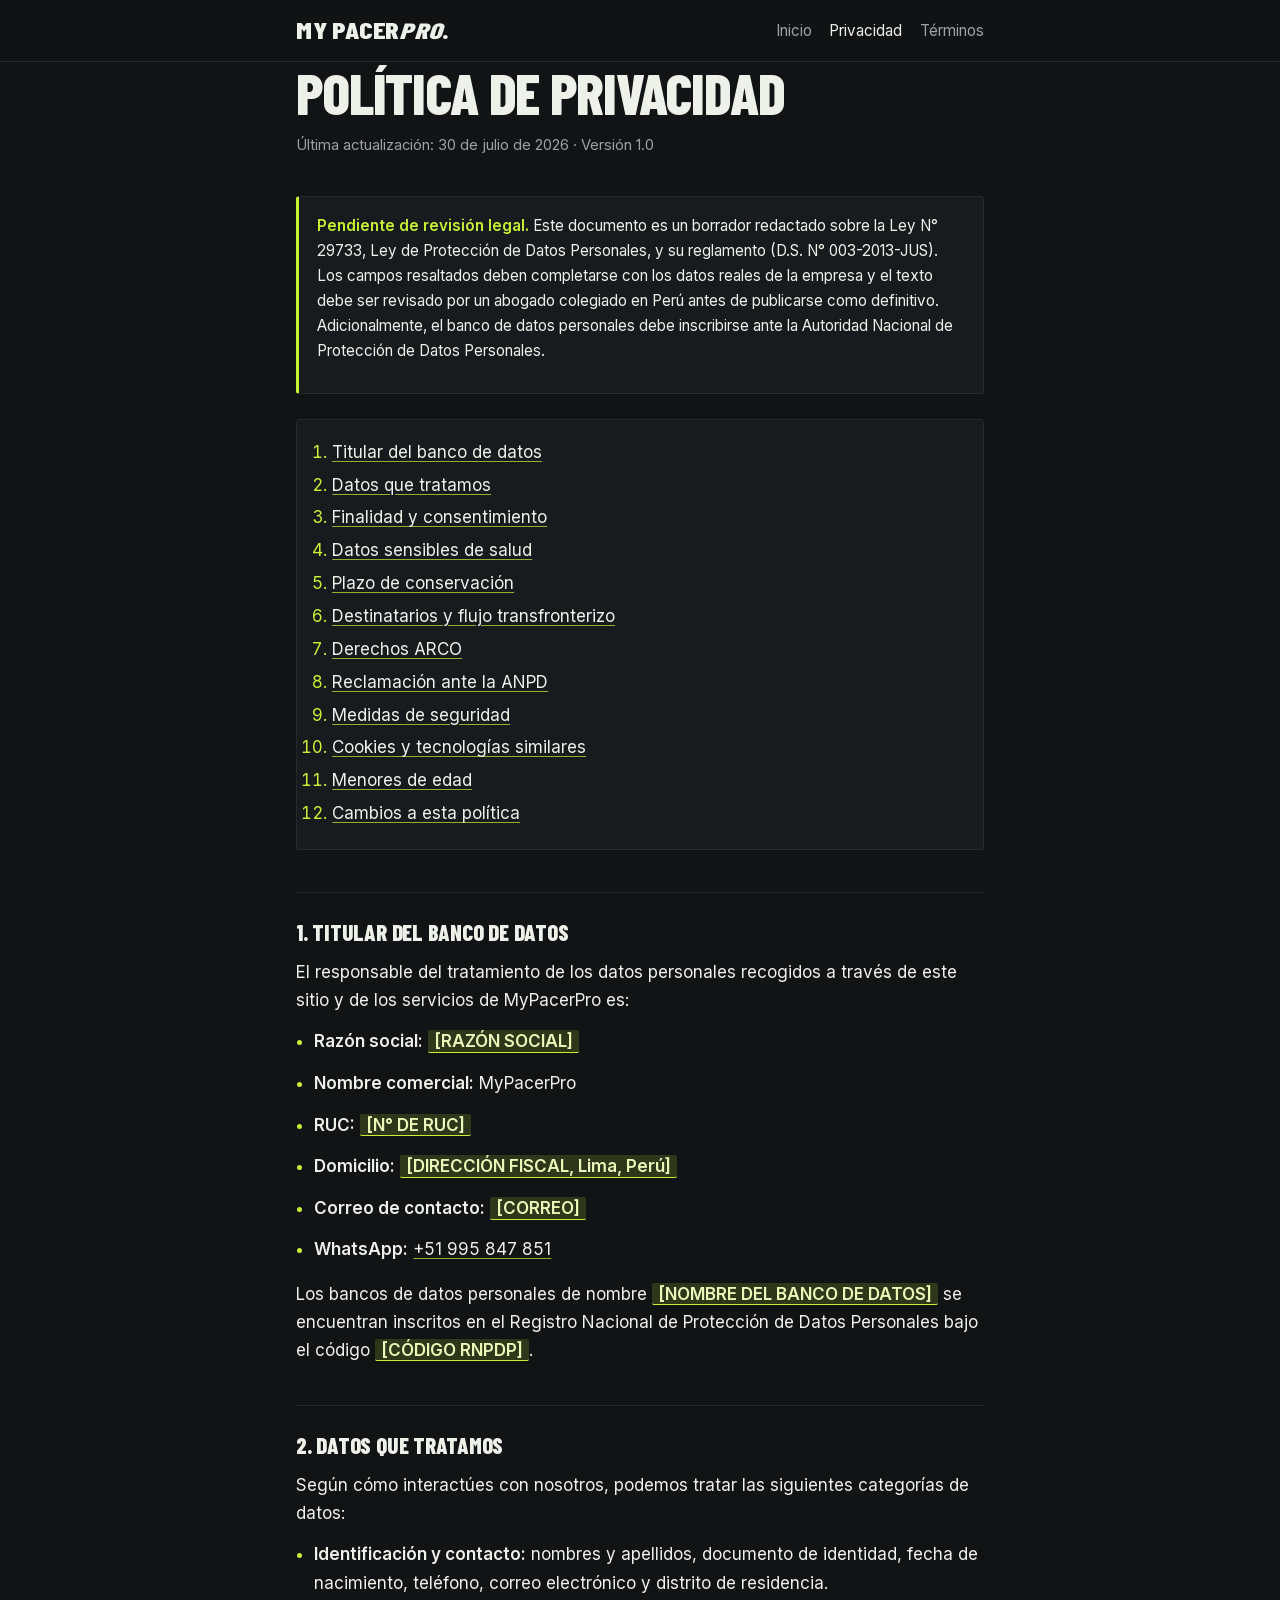
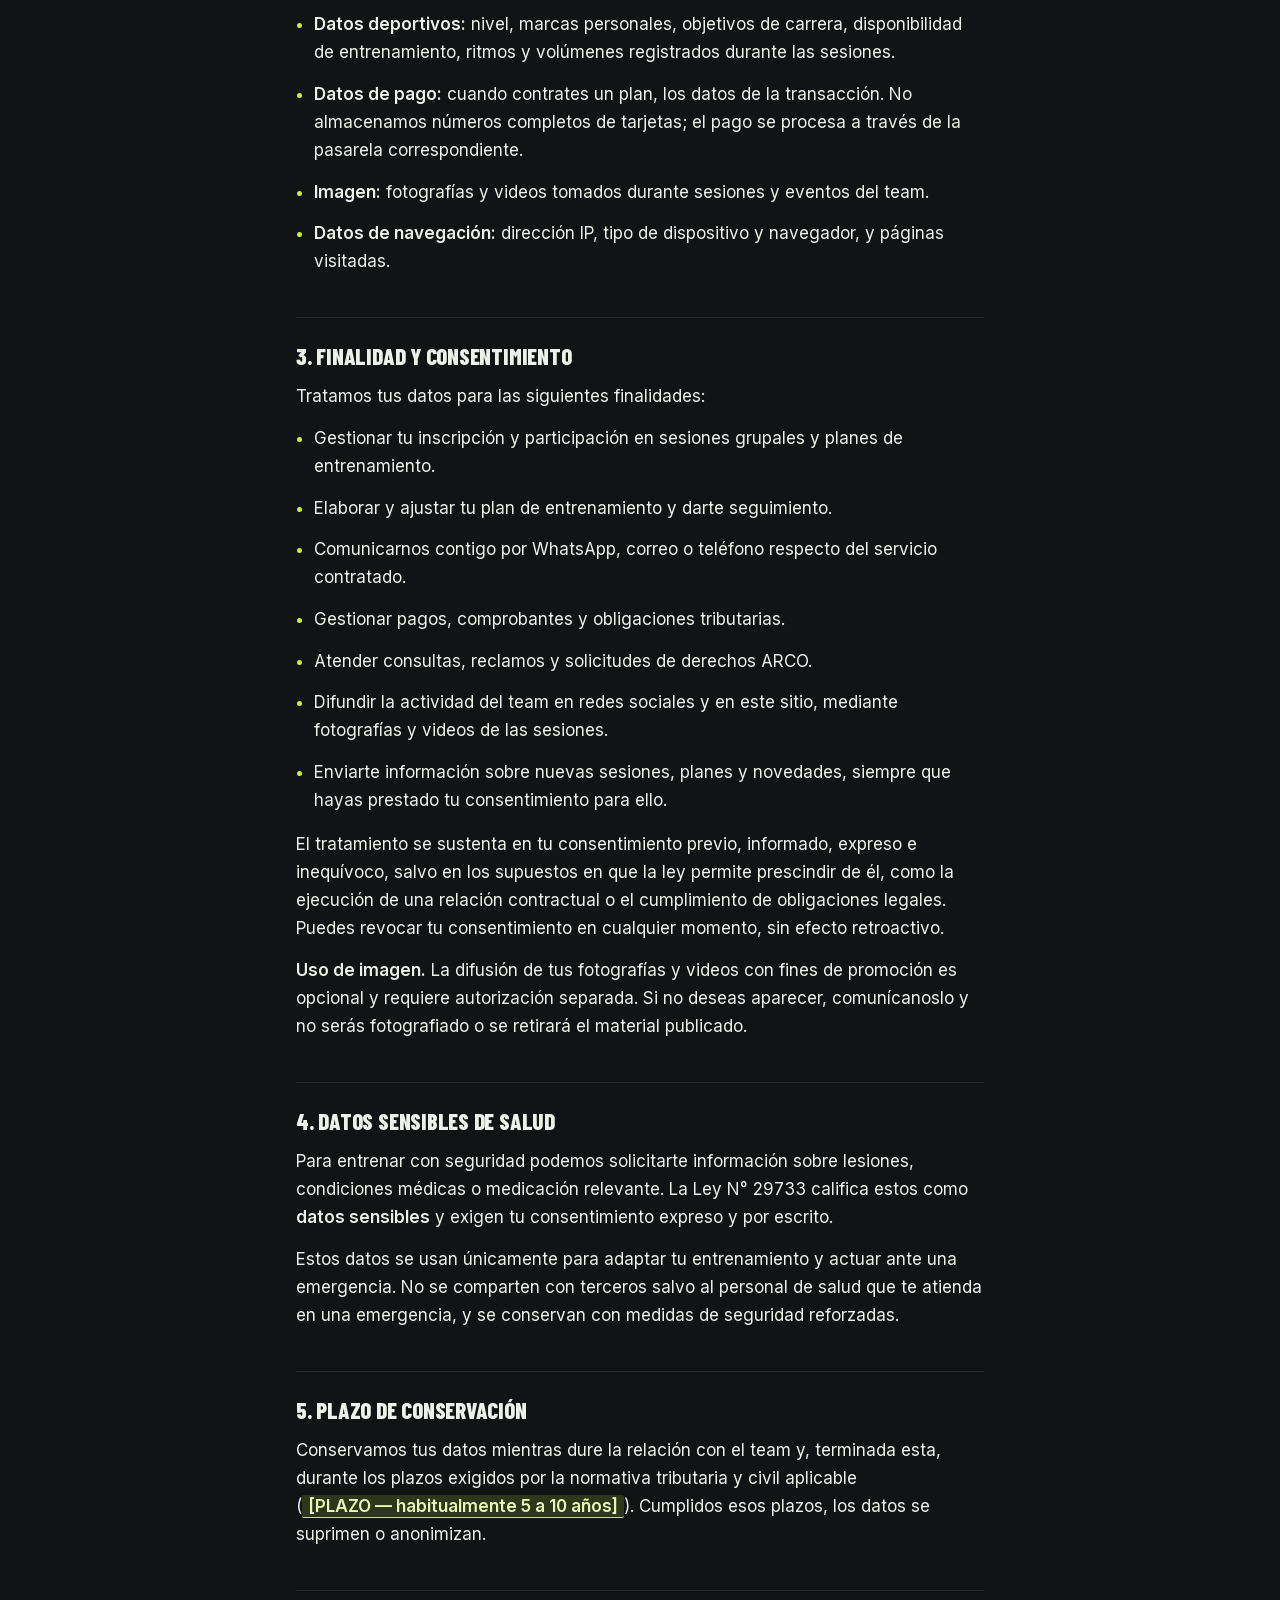
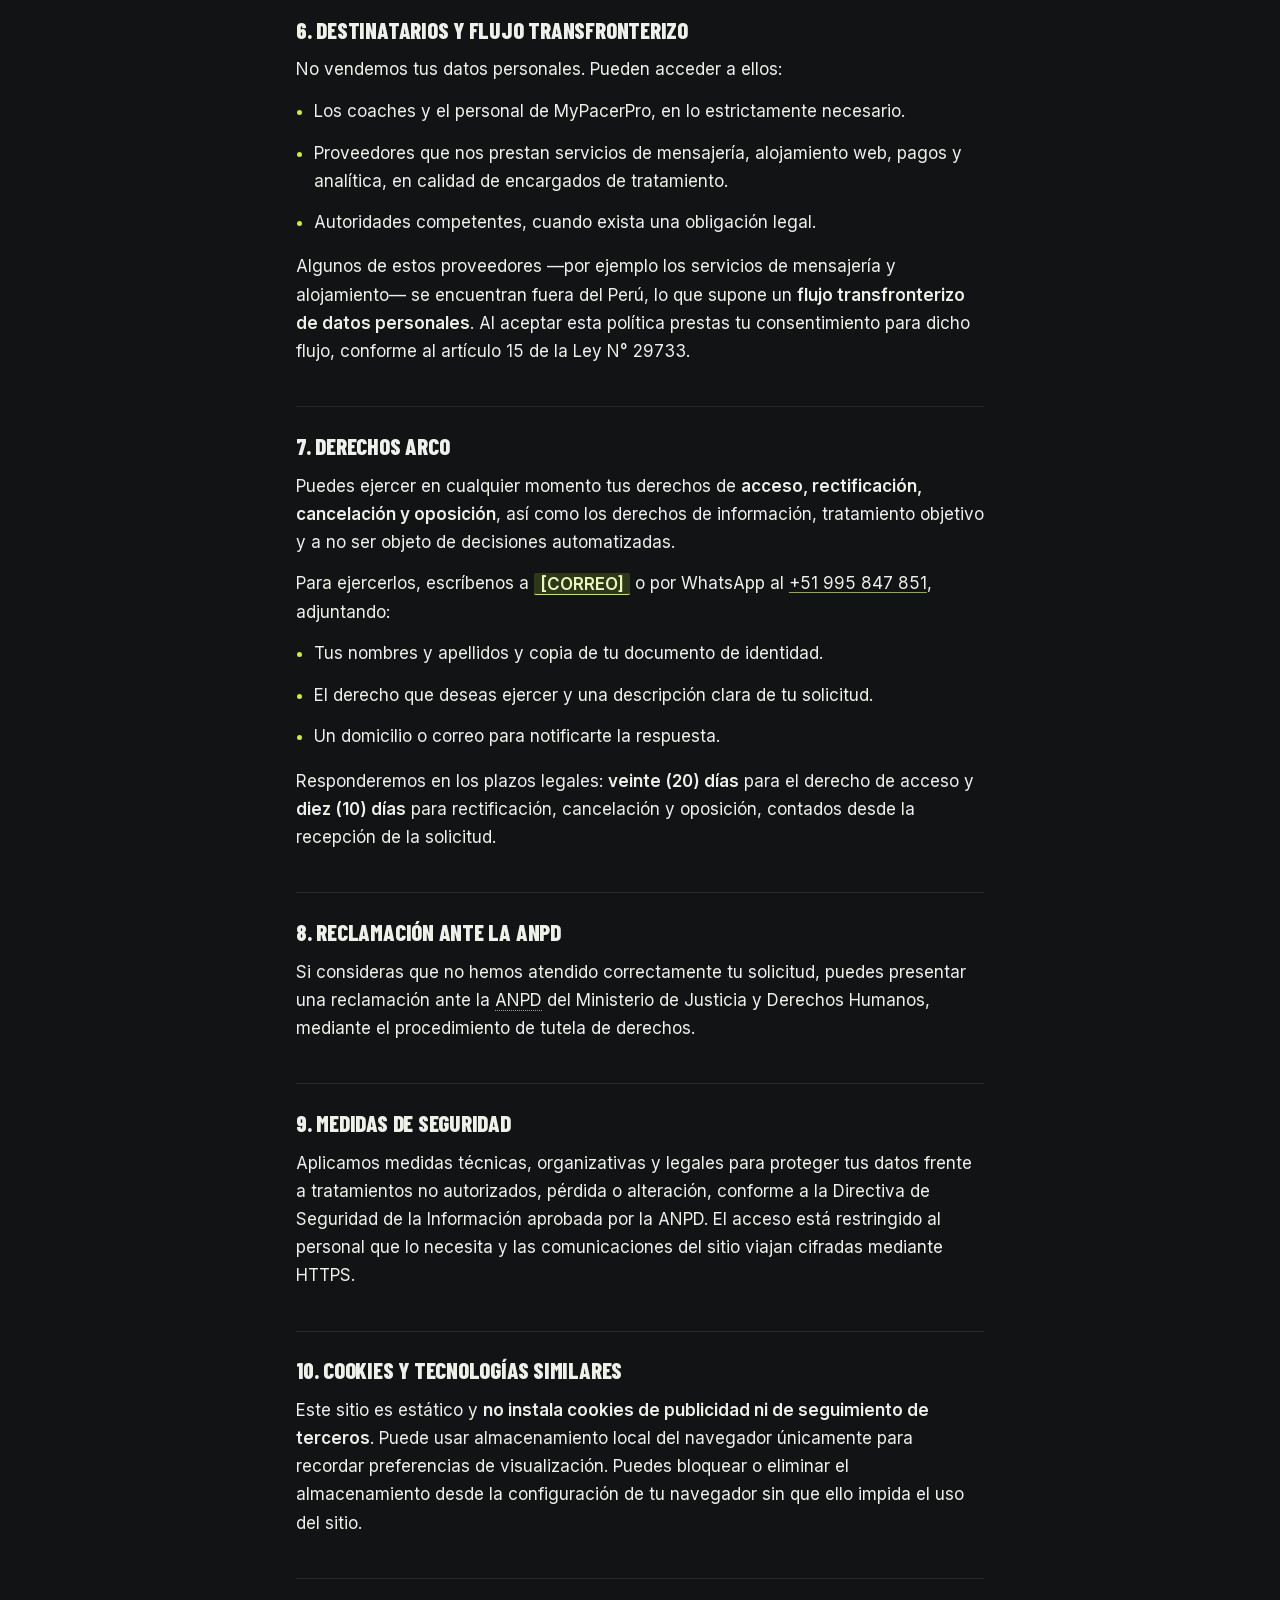
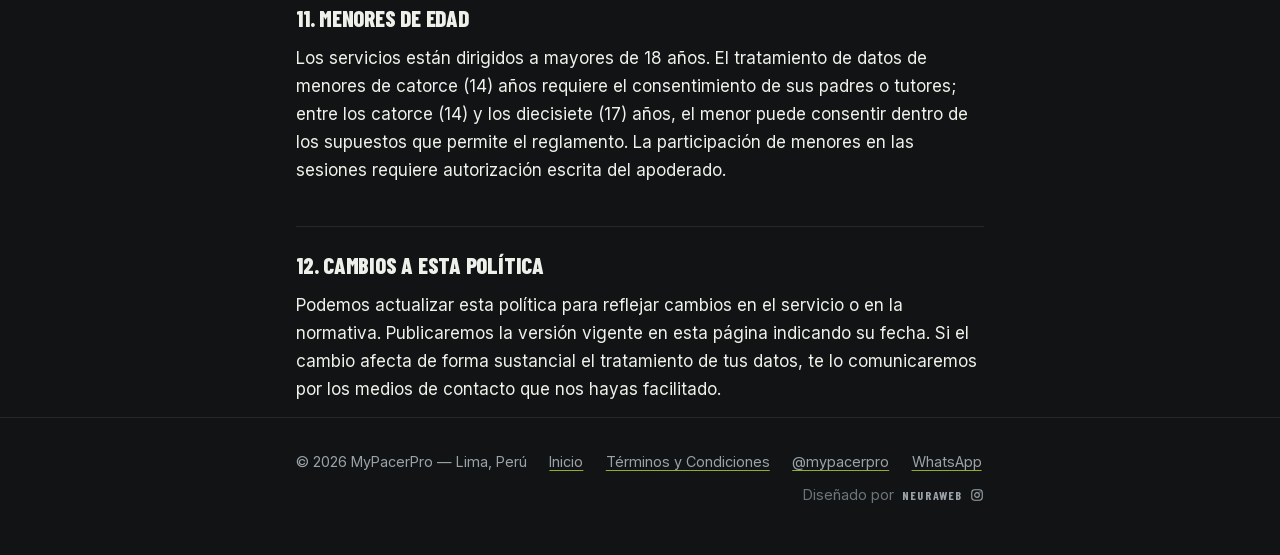
<file: privacidad.html>
<!doctype html>
<html lang="es-PE">
<head>
<meta charset="utf-8">
<meta name="viewport" content="width=device-width, initial-scale=1">
<title>Política de Privacidad — MyPacerPro</title>
<meta name="description" content="Política de Privacidad y tratamiento de datos personales de MyPacerPro, conforme a la Ley N° 29733 y su reglamento.">
<meta name="robots" content="index, follow">
<link rel="icon" type="image/svg+xml" href="assets/img/favicon.svg">
<link rel="stylesheet" href="assets/legal.css">
</head>
<body>

<header class="top">
  <div class="wrap">
    <a href="index.html" aria-label="MyPacerPro — inicio"><img src="assets/img/logo.svg" alt="MyPacerPro"></a>
    <nav>
      <a href="index.html">Inicio</a>
      <a href="privacidad.html" aria-current="page">Privacidad</a>
      <a href="terminos.html">Términos</a>
    </nav>
  </div>
</header>

<main class="wrap">

  <h1>Política de Privacidad</h1>
  <p class="updated">Última actualización: 30 de julio de 2026 · Versión 1.0</p>

  <div class="note">
    <p><strong>Pendiente de revisión legal.</strong> Este documento es un borrador redactado sobre la
    Ley N° 29733, Ley de Protección de Datos Personales, y su reglamento (D.S. N° 003-2013-JUS).
    Los campos resaltados deben completarse con los datos reales de la empresa y el texto debe ser
    revisado por un abogado colegiado en Perú antes de publicarse como definitivo. Adicionalmente,
    el banco de datos personales debe inscribirse ante la Autoridad Nacional de Protección de Datos
    Personales.</p>
  </div>

  <ol class="toc">
    <li><a href="#titular">Titular del banco de datos</a></li>
    <li><a href="#datos">Datos que tratamos</a></li>
    <li><a href="#finalidad">Finalidad y consentimiento</a></li>
    <li><a href="#salud">Datos sensibles de salud</a></li>
    <li><a href="#plazo">Plazo de conservación</a></li>
    <li><a href="#destinatarios">Destinatarios y flujo transfronterizo</a></li>
    <li><a href="#derechos">Derechos ARCO</a></li>
    <li><a href="#reclamo">Reclamación ante la ANPD</a></li>
    <li><a href="#seguridad">Medidas de seguridad</a></li>
    <li><a href="#cookies">Cookies y tecnologías similares</a></li>
    <li><a href="#menores">Menores de edad</a></li>
    <li><a href="#cambios">Cambios a esta política</a></li>
  </ol>

  <h2 id="titular">1. Titular del banco de datos</h2>
  <p>El responsable del tratamiento de los datos personales recogidos a través de este sitio y de
  los servicios de MyPacerPro es:</p>
  <ul>
    <li><strong>Razón social:</strong> <span class="fill">[RAZÓN SOCIAL]</span></li>
    <li><strong>Nombre comercial:</strong> MyPacerPro</li>
    <li><strong>RUC:</strong> <span class="fill">[N° DE RUC]</span></li>
    <li><strong>Domicilio:</strong> <span class="fill">[DIRECCIÓN FISCAL, Lima, Perú]</span></li>
    <li><strong>Correo de contacto:</strong> <span class="fill">[CORREO]</span></li>
    <li><strong>WhatsApp:</strong> <a href="https://wa.me/51995847851">+51 995 847 851</a></li>
  </ul>
  <p>Los bancos de datos personales de nombre <span class="fill">[NOMBRE DEL BANCO DE DATOS]</span>
  se encuentran inscritos en el Registro Nacional de Protección de Datos Personales bajo el código
  <span class="fill">[CÓDIGO RNPDP]</span>.</p>

  <h2 id="datos">2. Datos que tratamos</h2>
  <p>Según cómo interactúes con nosotros, podemos tratar las siguientes categorías de datos:</p>
  <ul>
    <li><strong>Identificación y contacto:</strong> nombres y apellidos, documento de identidad,
    fecha de nacimiento, teléfono, correo electrónico y distrito de residencia.</li>
    <li><strong>Datos deportivos:</strong> nivel, marcas personales, objetivos de carrera,
    disponibilidad de entrenamiento, ritmos y volúmenes registrados durante las sesiones.</li>
    <li><strong>Datos de pago:</strong> cuando contrates un plan, los datos de la transacción.
    No almacenamos números completos de tarjetas; el pago se procesa a través de la pasarela
    correspondiente.</li>
    <li><strong>Imagen:</strong> fotografías y videos tomados durante sesiones y eventos del team.</li>
    <li><strong>Datos de navegación:</strong> dirección IP, tipo de dispositivo y navegador, y
    páginas visitadas.</li>
  </ul>

  <h2 id="finalidad">3. Finalidad y consentimiento</h2>
  <p>Tratamos tus datos para las siguientes finalidades:</p>
  <ul>
    <li>Gestionar tu inscripción y participación en sesiones grupales y planes de entrenamiento.</li>
    <li>Elaborar y ajustar tu plan de entrenamiento y darte seguimiento.</li>
    <li>Comunicarnos contigo por WhatsApp, correo o teléfono respecto del servicio contratado.</li>
    <li>Gestionar pagos, comprobantes y obligaciones tributarias.</li>
    <li>Atender consultas, reclamos y solicitudes de derechos ARCO.</li>
    <li>Difundir la actividad del team en redes sociales y en este sitio, mediante fotografías y
    videos de las sesiones.</li>
    <li>Enviarte información sobre nuevas sesiones, planes y novedades, siempre que hayas prestado
    tu consentimiento para ello.</li>
  </ul>
  <p>El tratamiento se sustenta en tu consentimiento previo, informado, expreso e inequívoco, salvo
  en los supuestos en que la ley permite prescindir de él, como la ejecución de una relación
  contractual o el cumplimiento de obligaciones legales. Puedes revocar tu consentimiento en
  cualquier momento, sin efecto retroactivo.</p>
  <p><strong>Uso de imagen.</strong> La difusión de tus fotografías y videos con fines de promoción
  es opcional y requiere autorización separada. Si no deseas aparecer, comunícanoslo y no serás
  fotografiado o se retirará el material publicado.</p>

  <h2 id="salud">4. Datos sensibles de salud</h2>
  <p>Para entrenar con seguridad podemos solicitarte información sobre lesiones, condiciones médicas
  o medicación relevante. La Ley N° 29733 califica estos como <strong>datos sensibles</strong> y
  exigen tu consentimiento expreso y por escrito.</p>
  <p>Estos datos se usan únicamente para adaptar tu entrenamiento y actuar ante una emergencia.
  No se comparten con terceros salvo al personal de salud que te atienda en una emergencia, y se
  conservan con medidas de seguridad reforzadas.</p>

  <h2 id="plazo">5. Plazo de conservación</h2>
  <p>Conservamos tus datos mientras dure la relación con el team y, terminada esta, durante los
  plazos exigidos por la normativa tributaria y civil aplicable
  (<span class="fill">[PLAZO — habitualmente 5 a 10 años]</span>). Cumplidos esos plazos, los datos
  se suprimen o anonimizan.</p>

  <h2 id="destinatarios">6. Destinatarios y flujo transfronterizo</h2>
  <p>No vendemos tus datos personales. Pueden acceder a ellos:</p>
  <ul>
    <li>Los coaches y el personal de MyPacerPro, en lo estrictamente necesario.</li>
    <li>Proveedores que nos prestan servicios de mensajería, alojamiento web, pagos y analítica,
    en calidad de encargados de tratamiento.</li>
    <li>Autoridades competentes, cuando exista una obligación legal.</li>
  </ul>
  <p>Algunos de estos proveedores —por ejemplo los servicios de mensajería y alojamiento— se
  encuentran fuera del Perú, lo que supone un <strong>flujo transfronterizo de datos personales</strong>.
  Al aceptar esta política prestas tu consentimiento para dicho flujo, conforme al artículo 15 de la
  Ley N° 29733.</p>

  <h2 id="derechos">7. Derechos ARCO</h2>
  <p>Puedes ejercer en cualquier momento tus derechos de <strong>acceso, rectificación, cancelación
  y oposición</strong>, así como los derechos de información, tratamiento objetivo y a no ser objeto
  de decisiones automatizadas.</p>
  <p>Para ejercerlos, escríbenos a <span class="fill">[CORREO]</span> o por WhatsApp al
  <a href="https://wa.me/51995847851">+51 995 847 851</a>, adjuntando:</p>
  <ul>
    <li>Tus nombres y apellidos y copia de tu documento de identidad.</li>
    <li>El derecho que deseas ejercer y una descripción clara de tu solicitud.</li>
    <li>Un domicilio o correo para notificarte la respuesta.</li>
  </ul>
  <p>Responderemos en los plazos legales: <strong>veinte (20) días</strong> para el derecho de acceso
  y <strong>diez (10) días</strong> para rectificación, cancelación y oposición, contados desde la
  recepción de la solicitud.</p>

  <h2 id="reclamo">8. Reclamación ante la ANPD</h2>
  <p>Si consideras que no hemos atendido correctamente tu solicitud, puedes presentar una reclamación
  ante la <abbr title="Autoridad Nacional de Protección de Datos Personales">ANPD</abbr> del
  Ministerio de Justicia y Derechos Humanos, mediante el procedimiento de tutela de derechos.</p>

  <h2 id="seguridad">9. Medidas de seguridad</h2>
  <p>Aplicamos medidas técnicas, organizativas y legales para proteger tus datos frente a
  tratamientos no autorizados, pérdida o alteración, conforme a la Directiva de Seguridad de la
  Información aprobada por la ANPD. El acceso está restringido al personal que lo necesita y las
  comunicaciones del sitio viajan cifradas mediante HTTPS.</p>

  <h2 id="cookies">10. Cookies y tecnologías similares</h2>
  <p>Este sitio es estático y <strong>no instala cookies de publicidad ni de seguimiento de
  terceros</strong>. Puede usar almacenamiento local del navegador únicamente para recordar
  preferencias de visualización. Puedes bloquear o eliminar el almacenamiento desde la configuración
  de tu navegador sin que ello impida el uso del sitio.</p>

  <h2 id="menores">11. Menores de edad</h2>
  <p>Los servicios están dirigidos a mayores de 18 años. El tratamiento de datos de menores de
  catorce (14) años requiere el consentimiento de sus padres o tutores; entre los catorce (14) y los
  diecisiete (17) años, el menor puede consentir dentro de los supuestos que permite el reglamento.
  La participación de menores en las sesiones requiere autorización escrita del apoderado.</p>

  <h2 id="cambios">12. Cambios a esta política</h2>
  <p>Podemos actualizar esta política para reflejar cambios en el servicio o en la normativa.
  Publicaremos la versión vigente en esta página indicando su fecha. Si el cambio afecta de forma
  sustancial el tratamiento de tus datos, te lo comunicaremos por los medios de contacto que nos
  hayas facilitado.</p>

</main>

<footer>
  <div class="wrap">
    <span>© 2026 MyPacerPro — Lima, Perú</span>
    <a href="index.html">Inicio</a>
    <a href="terminos.html">Términos y Condiciones</a>
    <a href="https://www.instagram.com/mypacerpro/">@mypacerpro</a>
    <a href="https://wa.me/51995847851">WhatsApp</a>
    <span class="credit">
      <span class="by">Diseñado por</span>
      <a href="https://neuraweb.pe" target="_blank" rel="noopener"><span class="name">NeuraWeb</span></a>
      <a href="https://www.instagram.com/neuraweb.pe" target="_blank" rel="noopener" aria-label="NeuraWeb en Instagram">
        <svg viewBox="0 0 24 24" fill="none" stroke="currentColor" stroke-width="1.9" aria-hidden="true"><rect x="3" y="3" width="18" height="18" rx="5"/><circle cx="12" cy="12" r="4"/><circle cx="17.2" cy="6.8" r="1.1" fill="currentColor" stroke="none"/></svg>
      </a>
    </span>
  </div>
</footer>

</body>
</html>
</file>
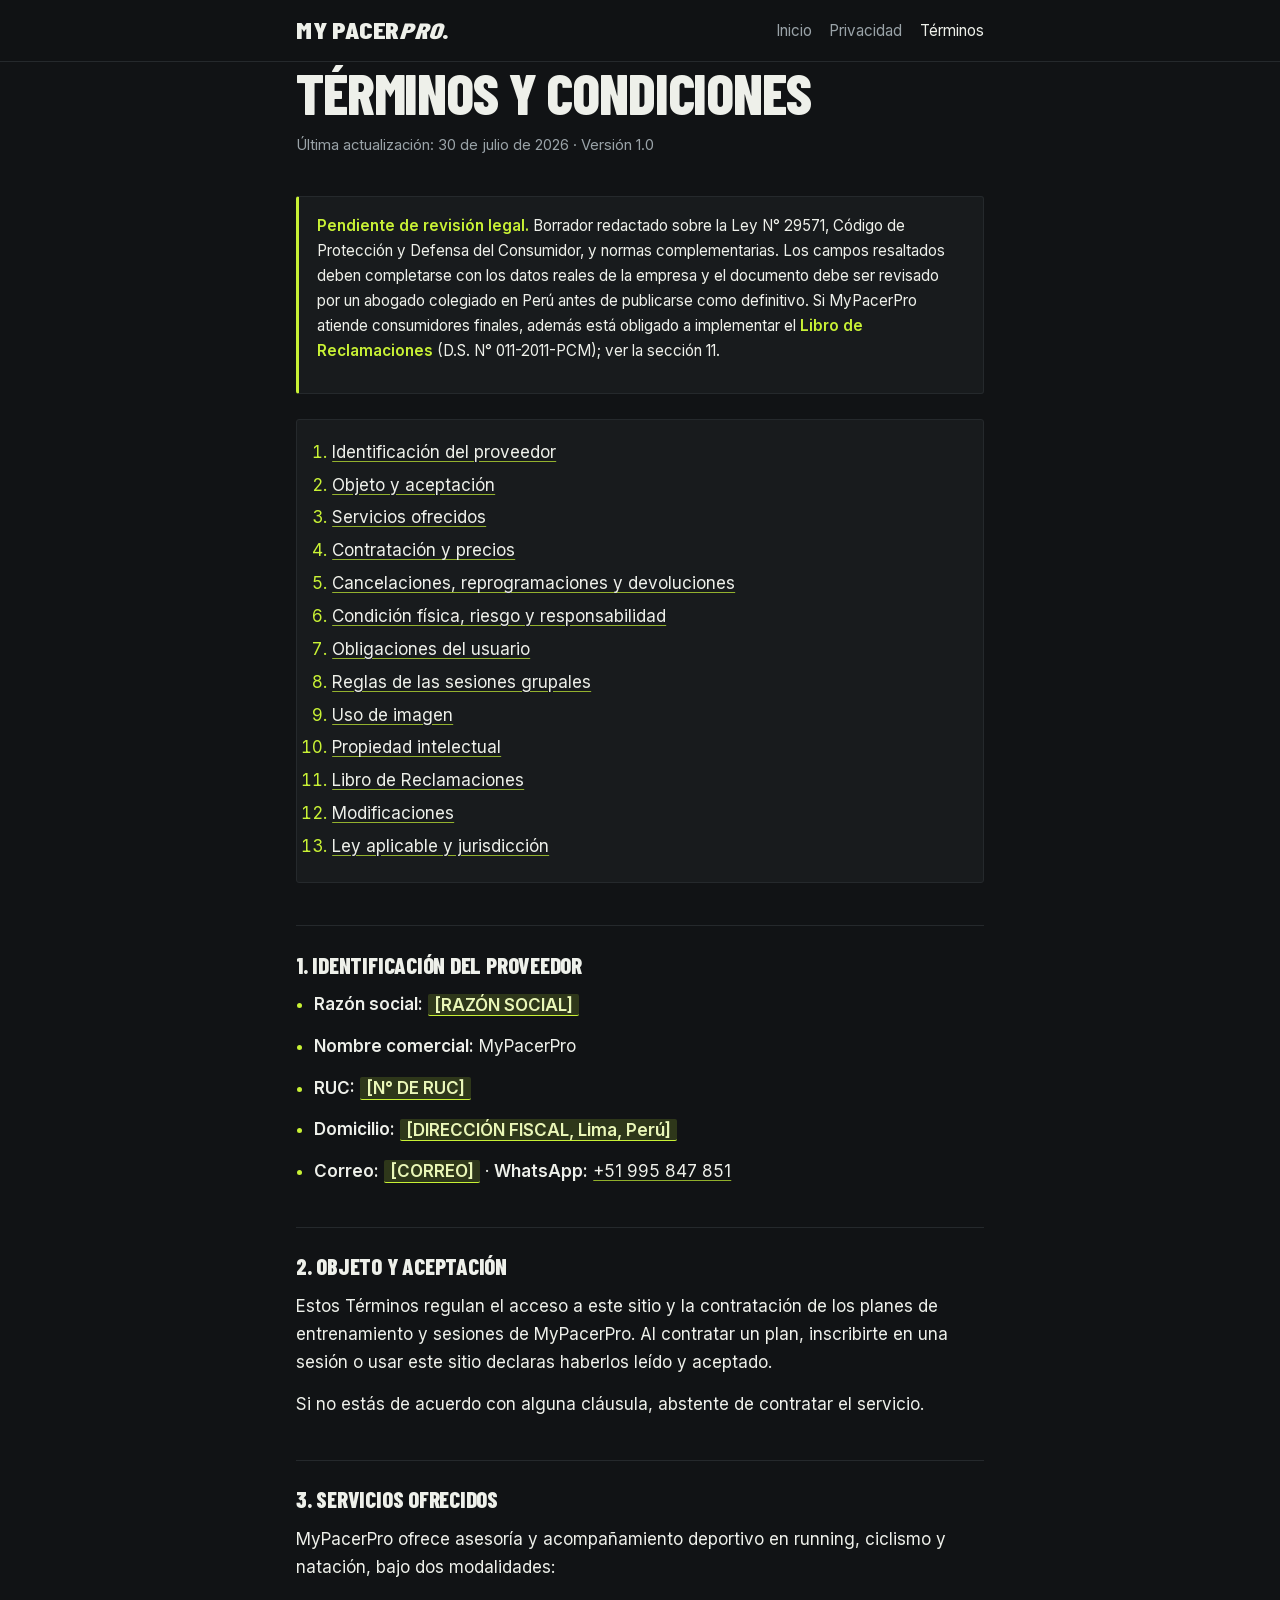
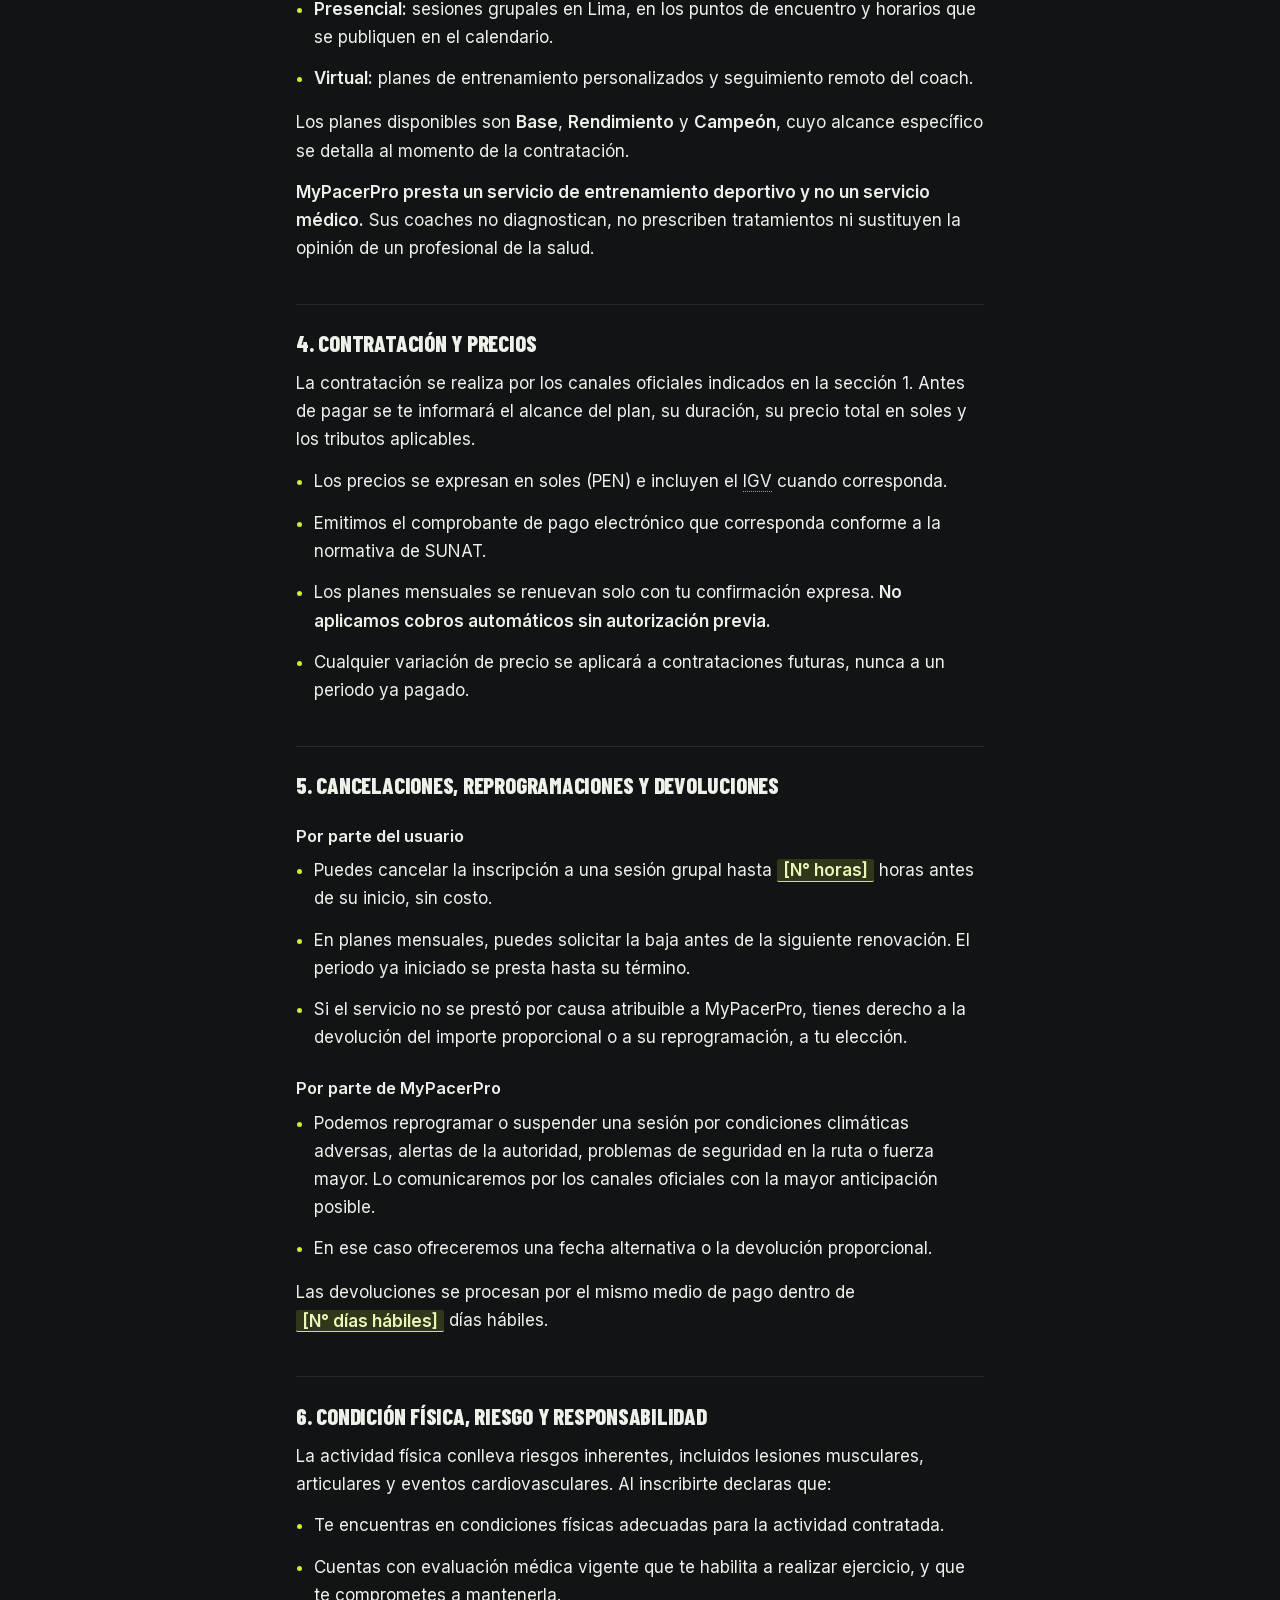
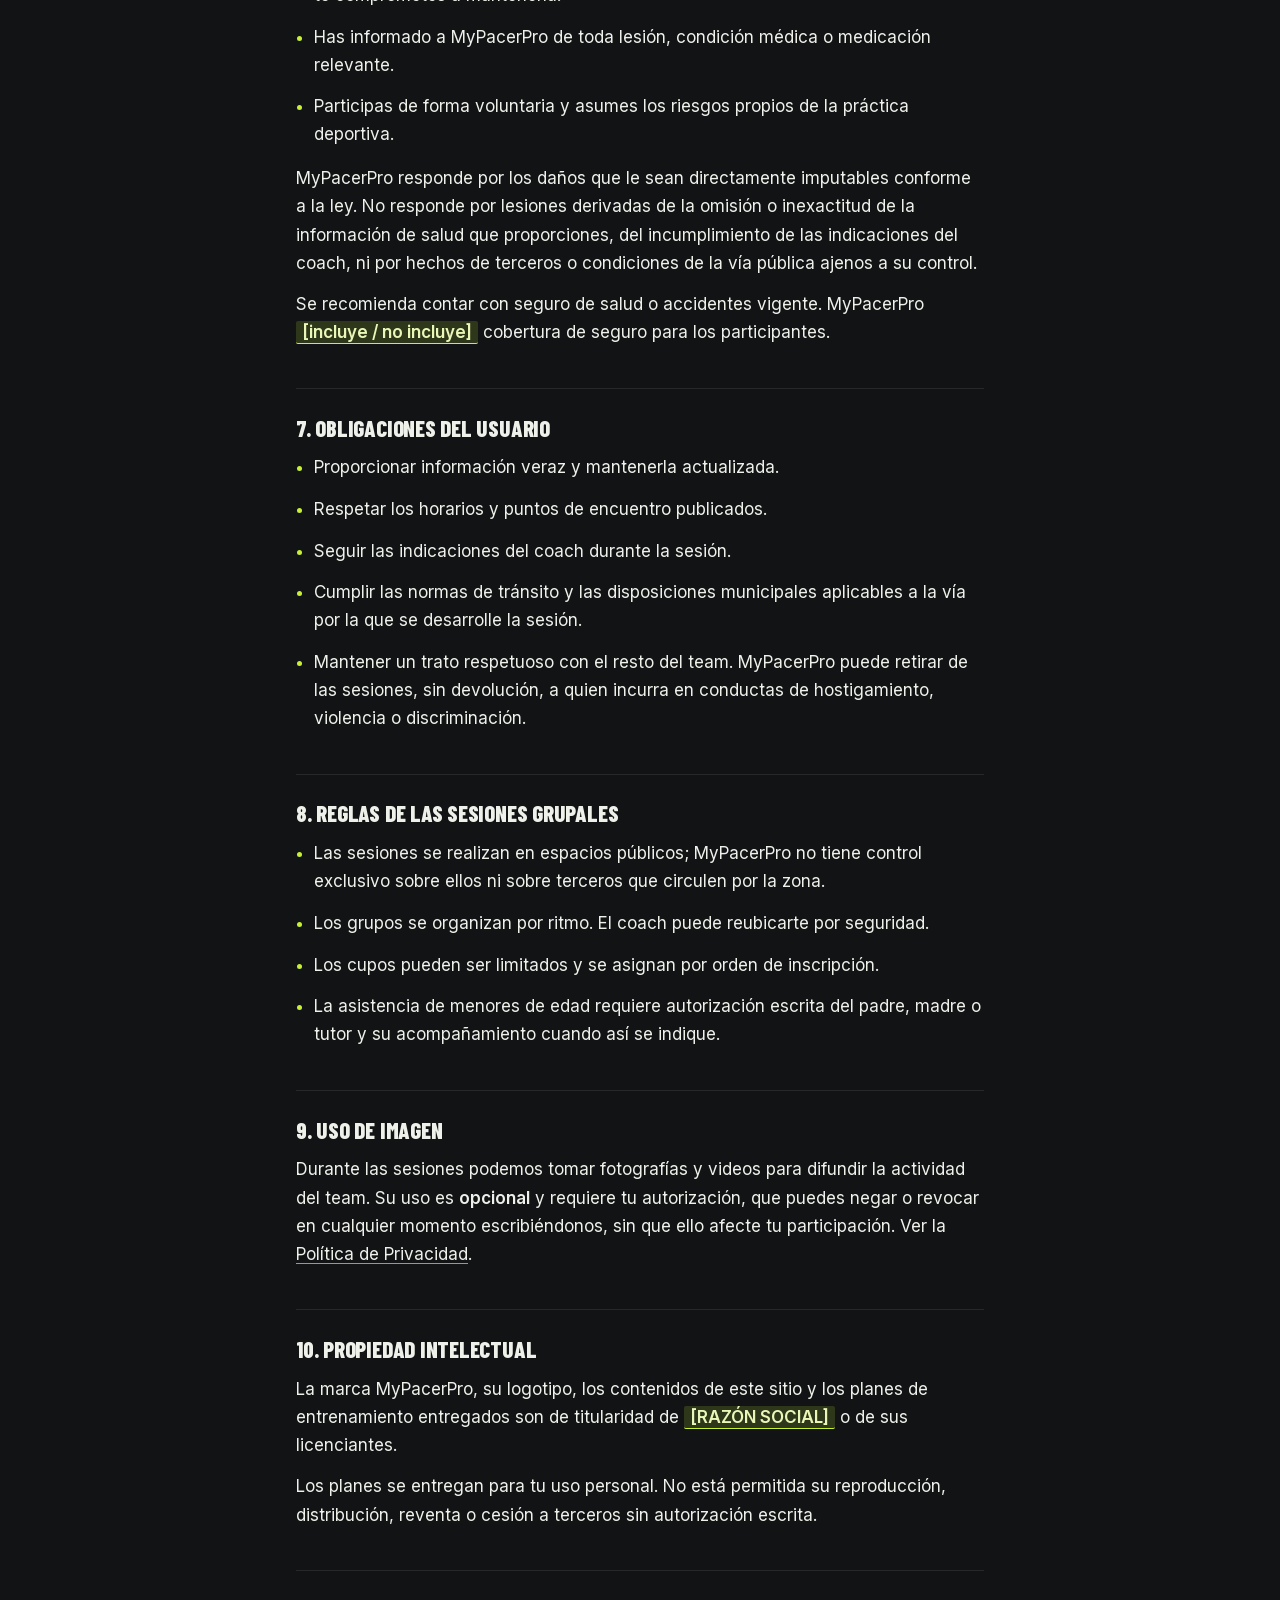
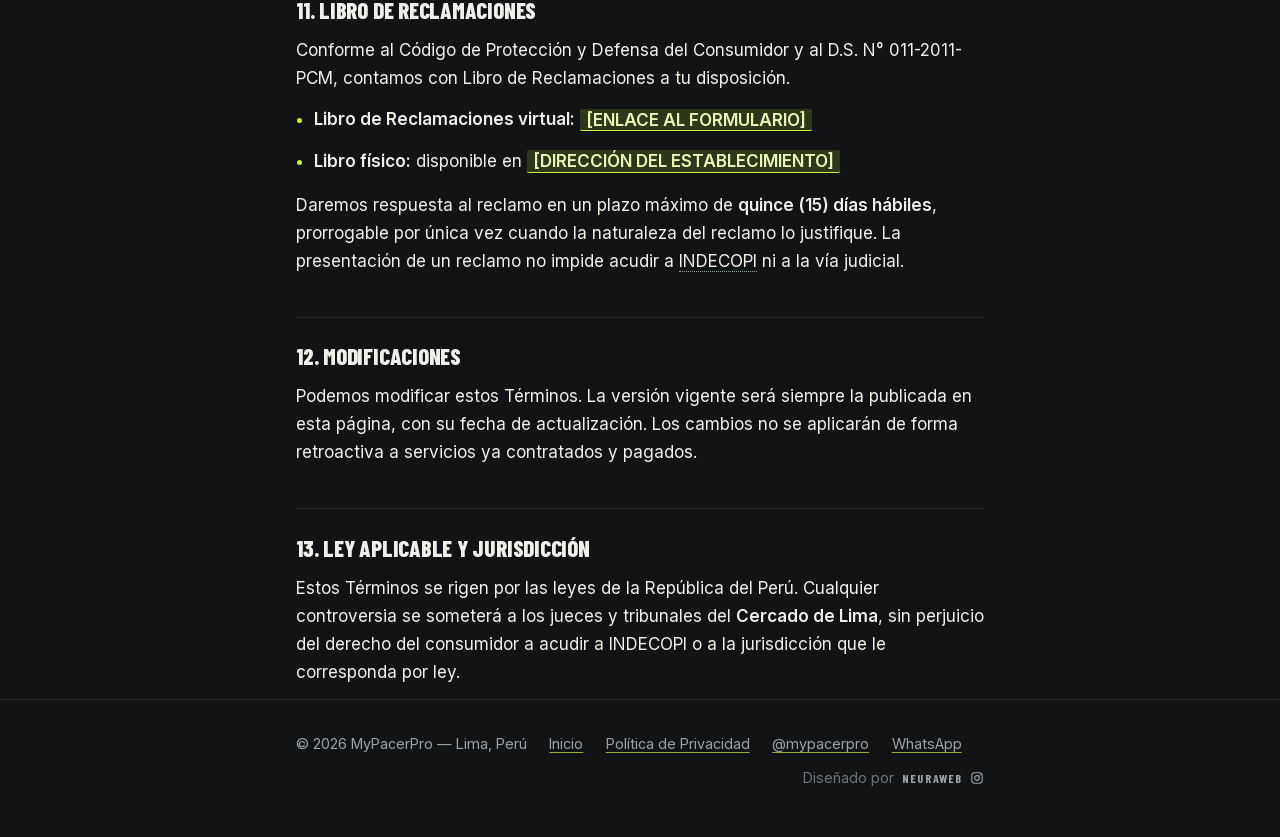
<file: terminos.html>
<!doctype html>
<html lang="es-PE">
<head>
<meta charset="utf-8">
<meta name="viewport" content="width=device-width, initial-scale=1">
<title>Términos y Condiciones — MyPacerPro</title>
<meta name="description" content="Términos y Condiciones de contratación de los planes y sesiones de MyPacerPro, conforme al Código de Protección y Defensa del Consumidor.">
<meta name="robots" content="index, follow">
<link rel="icon" type="image/svg+xml" href="assets/img/favicon.svg">
<link rel="stylesheet" href="assets/legal.css">
</head>
<body>

<header class="top">
  <div class="wrap">
    <a href="index.html" aria-label="MyPacerPro — inicio"><img src="assets/img/logo.svg" alt="MyPacerPro"></a>
    <nav>
      <a href="index.html">Inicio</a>
      <a href="privacidad.html">Privacidad</a>
      <a href="terminos.html" aria-current="page">Términos</a>
    </nav>
  </div>
</header>

<main class="wrap">

  <h1>Términos y Condiciones</h1>
  <p class="updated">Última actualización: 30 de julio de 2026 · Versión 1.0</p>

  <div class="note">
    <p><strong>Pendiente de revisión legal.</strong> Borrador redactado sobre la Ley N° 29571,
    Código de Protección y Defensa del Consumidor, y normas complementarias. Los campos resaltados
    deben completarse con los datos reales de la empresa y el documento debe ser revisado por un
    abogado colegiado en Perú antes de publicarse como definitivo. Si MyPacerPro atiende
    consumidores finales, además está obligado a implementar el <strong>Libro de Reclamaciones</strong>
    (D.S. N° 011-2011-PCM); ver la sección 11.</p>
  </div>

  <ol class="toc">
    <li><a href="#proveedor">Identificación del proveedor</a></li>
    <li><a href="#objeto">Objeto y aceptación</a></li>
    <li><a href="#servicios">Servicios ofrecidos</a></li>
    <li><a href="#contratacion">Contratación y precios</a></li>
    <li><a href="#cancelacion">Cancelaciones, reprogramaciones y devoluciones</a></li>
    <li><a href="#salud">Condición física, riesgo y responsabilidad</a></li>
    <li><a href="#obligaciones">Obligaciones del usuario</a></li>
    <li><a href="#sesiones">Reglas de las sesiones grupales</a></li>
    <li><a href="#imagen">Uso de imagen</a></li>
    <li><a href="#propiedad">Propiedad intelectual</a></li>
    <li><a href="#reclamaciones">Libro de Reclamaciones</a></li>
    <li><a href="#modificaciones">Modificaciones</a></li>
    <li><a href="#ley">Ley aplicable y jurisdicción</a></li>
  </ol>

  <h2 id="proveedor">1. Identificación del proveedor</h2>
  <ul>
    <li><strong>Razón social:</strong> <span class="fill">[RAZÓN SOCIAL]</span></li>
    <li><strong>Nombre comercial:</strong> MyPacerPro</li>
    <li><strong>RUC:</strong> <span class="fill">[N° DE RUC]</span></li>
    <li><strong>Domicilio:</strong> <span class="fill">[DIRECCIÓN FISCAL, Lima, Perú]</span></li>
    <li><strong>Correo:</strong> <span class="fill">[CORREO]</span> ·
        <strong>WhatsApp:</strong> <a href="https://wa.me/51995847851">+51 995 847 851</a></li>
  </ul>

  <h2 id="objeto">2. Objeto y aceptación</h2>
  <p>Estos Términos regulan el acceso a este sitio y la contratación de los planes de entrenamiento
  y sesiones de MyPacerPro. Al contratar un plan, inscribirte en una sesión o usar este sitio
  declaras haberlos leído y aceptado.</p>
  <p>Si no estás de acuerdo con alguna cláusula, abstente de contratar el servicio.</p>

  <h2 id="servicios">3. Servicios ofrecidos</h2>
  <p>MyPacerPro ofrece asesoría y acompañamiento deportivo en running, ciclismo y natación, bajo dos
  modalidades:</p>
  <ul>
    <li><strong>Presencial:</strong> sesiones grupales en Lima, en los puntos de encuentro y horarios
    que se publiquen en el calendario.</li>
    <li><strong>Virtual:</strong> planes de entrenamiento personalizados y seguimiento remoto del
    coach.</li>
  </ul>
  <p>Los planes disponibles son <strong>Base</strong>, <strong>Rendimiento</strong> y
  <strong>Campeón</strong>, cuyo alcance específico se detalla al momento de la contratación.</p>
  <p><strong>MyPacerPro presta un servicio de entrenamiento deportivo y no un servicio médico.</strong>
  Sus coaches no diagnostican, no prescriben tratamientos ni sustituyen la opinión de un profesional
  de la salud.</p>

  <h2 id="contratacion">4. Contratación y precios</h2>
  <p>La contratación se realiza por los canales oficiales indicados en la sección 1. Antes de pagar
  se te informará el alcance del plan, su duración, su precio total en soles y los tributos
  aplicables.</p>
  <ul>
    <li>Los precios se expresan en soles (PEN) e incluyen el <abbr title="Impuesto General a las Ventas">IGV</abbr>
    cuando corresponda.</li>
    <li>Emitimos el comprobante de pago electrónico que corresponda conforme a la normativa de SUNAT.</li>
    <li>Los planes mensuales se renuevan solo con tu confirmación expresa. <strong>No aplicamos
    cobros automáticos sin autorización previa.</strong></li>
    <li>Cualquier variación de precio se aplicará a contrataciones futuras, nunca a un periodo ya
    pagado.</li>
  </ul>

  <h2 id="cancelacion">5. Cancelaciones, reprogramaciones y devoluciones</h2>
  <h3>Por parte del usuario</h3>
  <ul>
    <li>Puedes cancelar la inscripción a una sesión grupal hasta
    <span class="fill">[N° horas]</span> horas antes de su inicio, sin costo.</li>
    <li>En planes mensuales, puedes solicitar la baja antes de la siguiente renovación. El periodo
    ya iniciado se presta hasta su término.</li>
    <li>Si el servicio no se prestó por causa atribuible a MyPacerPro, tienes derecho a la devolución
    del importe proporcional o a su reprogramación, a tu elección.</li>
  </ul>
  <h3>Por parte de MyPacerPro</h3>
  <ul>
    <li>Podemos reprogramar o suspender una sesión por condiciones climáticas adversas, alertas de
    la autoridad, problemas de seguridad en la ruta o fuerza mayor. Lo comunicaremos por los canales
    oficiales con la mayor anticipación posible.</li>
    <li>En ese caso ofreceremos una fecha alternativa o la devolución proporcional.</li>
  </ul>
  <p>Las devoluciones se procesan por el mismo medio de pago dentro de
  <span class="fill">[N° días hábiles]</span> días hábiles.</p>

  <h2 id="salud">6. Condición física, riesgo y responsabilidad</h2>
  <p>La actividad física conlleva riesgos inherentes, incluidos lesiones musculares, articulares y
  eventos cardiovasculares. Al inscribirte declaras que:</p>
  <ul>
    <li>Te encuentras en condiciones físicas adecuadas para la actividad contratada.</li>
    <li>Cuentas con evaluación médica vigente que te habilita a realizar ejercicio, y que te
    comprometes a mantenerla.</li>
    <li>Has informado a MyPacerPro de toda lesión, condición médica o medicación relevante.</li>
    <li>Participas de forma voluntaria y asumes los riesgos propios de la práctica deportiva.</li>
  </ul>
  <p>MyPacerPro responde por los daños que le sean directamente imputables conforme a la ley. No
  responde por lesiones derivadas de la omisión o inexactitud de la información de salud que
  proporciones, del incumplimiento de las indicaciones del coach, ni por hechos de terceros o
  condiciones de la vía pública ajenos a su control.</p>
  <p>Se recomienda contar con seguro de salud o accidentes vigente. MyPacerPro
  <span class="fill">[incluye / no incluye]</span> cobertura de seguro para los participantes.</p>

  <h2 id="obligaciones">7. Obligaciones del usuario</h2>
  <ul>
    <li>Proporcionar información veraz y mantenerla actualizada.</li>
    <li>Respetar los horarios y puntos de encuentro publicados.</li>
    <li>Seguir las indicaciones del coach durante la sesión.</li>
    <li>Cumplir las normas de tránsito y las disposiciones municipales aplicables a la vía por la
    que se desarrolle la sesión.</li>
    <li>Mantener un trato respetuoso con el resto del team. MyPacerPro puede retirar de las
    sesiones, sin devolución, a quien incurra en conductas de hostigamiento, violencia o
    discriminación.</li>
  </ul>

  <h2 id="sesiones">8. Reglas de las sesiones grupales</h2>
  <ul>
    <li>Las sesiones se realizan en espacios públicos; MyPacerPro no tiene control exclusivo sobre
    ellos ni sobre terceros que circulen por la zona.</li>
    <li>Los grupos se organizan por ritmo. El coach puede reubicarte por seguridad.</li>
    <li>Los cupos pueden ser limitados y se asignan por orden de inscripción.</li>
    <li>La asistencia de menores de edad requiere autorización escrita del padre, madre o tutor y
    su acompañamiento cuando así se indique.</li>
  </ul>

  <h2 id="imagen">9. Uso de imagen</h2>
  <p>Durante las sesiones podemos tomar fotografías y videos para difundir la actividad del team.
  Su uso es <strong>opcional</strong> y requiere tu autorización, que puedes negar o revocar en
  cualquier momento escribiéndonos, sin que ello afecte tu participación. Ver la
  <a href="privacidad.html">Política de Privacidad</a>.</p>

  <h2 id="propiedad">10. Propiedad intelectual</h2>
  <p>La marca MyPacerPro, su logotipo, los contenidos de este sitio y los planes de entrenamiento
  entregados son de titularidad de <span class="fill">[RAZÓN SOCIAL]</span> o de sus licenciantes.</p>
  <p>Los planes se entregan para tu uso personal. No está permitida su reproducción, distribución,
  reventa o cesión a terceros sin autorización escrita.</p>

  <h2 id="reclamaciones">11. Libro de Reclamaciones</h2>
  <p>Conforme al Código de Protección y Defensa del Consumidor y al D.S. N° 011-2011-PCM, contamos
  con Libro de Reclamaciones a tu disposición.</p>
  <ul>
    <li><strong>Libro de Reclamaciones virtual:</strong> <span class="fill">[ENLACE AL FORMULARIO]</span></li>
    <li><strong>Libro físico:</strong> disponible en <span class="fill">[DIRECCIÓN DEL ESTABLECIMIENTO]</span></li>
  </ul>
  <p>Daremos respuesta al reclamo en un plazo máximo de <strong>quince (15) días hábiles</strong>,
  prorrogable por única vez cuando la naturaleza del reclamo lo justifique. La presentación de un
  reclamo no impide acudir a <abbr title="Instituto Nacional de Defensa de la Competencia y de la Protección de la Propiedad Intelectual">INDECOPI</abbr>
  ni a la vía judicial.</p>

  <h2 id="modificaciones">12. Modificaciones</h2>
  <p>Podemos modificar estos Términos. La versión vigente será siempre la publicada en esta página,
  con su fecha de actualización. Los cambios no se aplicarán de forma retroactiva a servicios ya
  contratados y pagados.</p>

  <h2 id="ley">13. Ley aplicable y jurisdicción</h2>
  <p>Estos Términos se rigen por las leyes de la República del Perú. Cualquier controversia se
  someterá a los jueces y tribunales del <strong>Cercado de Lima</strong>, sin perjuicio del derecho
  del consumidor a acudir a INDECOPI o a la jurisdicción que le corresponda por ley.</p>

</main>

<footer>
  <div class="wrap">
    <span>© 2026 MyPacerPro — Lima, Perú</span>
    <a href="index.html">Inicio</a>
    <a href="privacidad.html">Política de Privacidad</a>
    <a href="https://www.instagram.com/mypacerpro/">@mypacerpro</a>
    <a href="https://wa.me/51995847851">WhatsApp</a>
    <span class="credit">
      <span class="by">Diseñado por</span>
      <a href="https://neuraweb.pe" target="_blank" rel="noopener"><span class="name">NeuraWeb</span></a>
      <a href="https://www.instagram.com/neuraweb.pe" target="_blank" rel="noopener" aria-label="NeuraWeb en Instagram">
        <svg viewBox="0 0 24 24" fill="none" stroke="currentColor" stroke-width="1.9" aria-hidden="true"><rect x="3" y="3" width="18" height="18" rx="5"/><circle cx="12" cy="12" r="4"/><circle cx="17.2" cy="6.8" r="1.1" fill="currentColor" stroke="none"/></svg>
      </a>
    </span>
  </div>
</footer>

</body>
</html>
</file>
<file: assets/style.css>
/* ==========================================================================
   MY PACERPRO — sistema visual
   Base oscura, acento lima usado solo en CTA, precios, datos y estados activos.
   Mobile-first: todo min-width a partir de aquí.
   ========================================================================== */

/* --- fuentes ------------------------------------------------------------- */
@font-face{font-family:Cond;font-weight:600;font-display:swap;src:url(fonts/barlowcondensed-600.woff2) format("woff2")}
@font-face{font-family:Cond;font-weight:700;font-display:swap;src:url(fonts/barlowcondensed-700.woff2) format("woff2")}
@font-face{font-family:Cond;font-weight:800;font-display:swap;src:url(fonts/barlowcondensed-800.woff2) format("woff2")}
@font-face{font-family:Inter;font-weight:400;font-display:swap;src:url(fonts/inter-400.woff2) format("woff2")}
@font-face{font-family:Inter;font-weight:500;font-display:swap;src:url(fonts/inter-500.woff2) format("woff2")}
@font-face{font-family:Inter;font-weight:600;font-display:swap;src:url(fonts/inter-600.woff2) format("woff2")}
@font-face{font-family:Inter;font-weight:700;font-display:swap;src:url(fonts/inter-700.woff2) format("woff2")}

/* --- tokens -------------------------------------------------------------- */
:root{
  --ink:#111315;
  --lime:#c8f135;
  --lime-dim:#a9cd2a;
  --text:#eef0ea;
  --muted:#9aa3a8;
  --surface:#181B1D;
  --line:#25292C;
  --line-soft:#1D2123;

  --display:Cond,'Arial Narrow',Impact,sans-serif;
  --body:Inter,system-ui,-apple-system,Segoe UI,sans-serif;

  --gut:20px;          /* margen lateral móvil */
  --max:1240px;
  --nav-h:60px;
}
@media (min-width:768px){ :root{ --gut:40px; --nav-h:72px } }
@media (min-width:1200px){ :root{ --gut:56px } }

/* --- reset --------------------------------------------------------------- */
*,*::before,*::after{box-sizing:border-box}
html{-webkit-text-size-adjust:100%;scroll-behavior:smooth;scroll-padding-top:var(--nav-h)}
@media (prefers-reduced-motion:reduce){html{scroll-behavior:auto}}
body{
  margin:0;background:var(--ink);color:var(--text);
  font-family:var(--body);font-size:16px;line-height:1.6;
  -webkit-font-smoothing:antialiased;overflow-x:hidden;
}
img{display:block;max-width:100%}
a{color:inherit}
button{font:inherit;color:inherit;background:none;border:0;cursor:pointer}
:focus-visible{outline:2px solid var(--lime);outline-offset:3px}

/* --- layout -------------------------------------------------------------- */
.wrap{width:100%;max-width:var(--max);margin-inline:auto;padding-inline:var(--gut)}
section{position:relative}
.band{padding-block:72px}
@media (min-width:768px){.band{padding-block:112px}}
@media (min-width:1200px){.band{padding-block:136px}}

/* --- tipografía ---------------------------------------------------------- */
.display,h1,h2,h3{font-family:var(--display);font-weight:800;text-transform:uppercase;
  letter-spacing:-.02em;line-height:.95;margin:0}
h1{font-size:clamp(2.9rem,12.5vw,6.5rem)}
h2{font-size:clamp(2.1rem,8.5vw,4.1rem)}
h3{font-size:clamp(1.35rem,4.6vw,1.9rem);line-height:1.02}
p{margin:0 0 1rem}
.lede{font-size:clamp(1rem,3.6vw,1.2rem);color:var(--muted);max-width:52ch}
.muted{color:var(--muted)}
.lime{color:var(--lime)}

/* etiqueta pequeña monoespaciada-ish — datos, secciones, kickers */
.kicker{font-family:var(--display);font-weight:700;text-transform:uppercase;
  letter-spacing:.14em;font-size:.72rem;color:var(--lime);margin:0 0 14px;
  display:flex;align-items:center;gap:10px}
.kicker::before{content:"";width:22px;height:1px;background:var(--lime);flex:none}
.kicker.plain::before{display:none}

/* --- botones ------------------------------------------------------------- */
.btn{display:inline-flex;align-items:center;justify-content:center;gap:10px;
  font-family:var(--display);font-weight:700;text-transform:uppercase;letter-spacing:.06em;
  font-size:1rem;line-height:1;padding:17px 26px;border-radius:2px;
  text-decoration:none;white-space:nowrap;min-height:52px;
  transition:background .18s ease,color .18s ease,border-color .18s ease,transform .18s ease}
.btn-primary{background:var(--lime);color:#111315;border:1px solid var(--lime)}
.btn-primary:hover{background:var(--lime-dim);border-color:var(--lime-dim)}
.btn-ghost{background:transparent;color:var(--text);border:1px solid #3A4044}
.btn-ghost:hover{border-color:var(--lime);color:var(--lime)}
.btn:active{transform:translateY(1px)}
.btn-block{width:100%}
@media (min-width:600px){.btn-block{width:auto}}

.arrow{width:16px;height:16px;flex:none}

/* --- navbar -------------------------------------------------------------- */
.nav{position:fixed;inset:0 0 auto;z-index:60;height:var(--nav-h);
  background:rgba(17,19,21,.78);backdrop-filter:blur(12px);
  border-bottom:1px solid transparent;transition:background .25s ease,border-color .25s ease}
.nav.scrolled{background:rgba(17,19,21,.96);border-bottom-color:var(--line)}
.nav .wrap{height:100%;display:flex;align-items:center;justify-content:space-between;gap:16px}
.nav-logo img{height:19px;width:auto}
@media (min-width:768px){.nav-logo img{height:22px}}
.nav-links{display:none}
@media (min-width:1024px){
  .nav-links{display:flex;align-items:center;gap:30px}
  .nav-links a{font-family:var(--display);font-weight:700;text-transform:uppercase;
    letter-spacing:.08em;font-size:.86rem;text-decoration:none;color:var(--text);
    padding:6px 0;border-bottom:1px solid transparent;transition:color .18s,border-color .18s}
  .nav-links a:hover{color:var(--lime);border-bottom-color:var(--lime)}
}
.nav-cta{display:none}
@media (min-width:1024px){.nav-cta{display:inline-flex;padding:13px 20px;min-height:44px;font-size:.86rem}}

/* hamburguesa */
.burger{display:inline-flex;flex-direction:column;justify-content:center;gap:5px;
  width:44px;height:44px;align-items:flex-end;margin-right:-8px}
@media (min-width:1024px){.burger{display:none}}
.burger span{display:block;height:2px;width:24px;background:var(--text);transition:transform .28s ease,opacity .2s ease}
.burger[aria-expanded="true"] span:nth-child(1){transform:translateY(7px) rotate(45deg)}
.burger[aria-expanded="true"] span:nth-child(2){opacity:0}
.burger[aria-expanded="true"] span:nth-child(3){transform:translateY(-7px) rotate(-45deg)}

/* panel móvil */
.menu{position:fixed;inset:var(--nav-h) 0 0;z-index:55;background:var(--ink);
  display:flex;flex-direction:column;justify-content:space-between;
  padding:28px var(--gut) calc(28px + env(safe-area-inset-bottom));
  transform:translateY(-100%);visibility:hidden;transition:transform .34s cubic-bezier(.4,0,.2,1),visibility .34s}
.menu.open{transform:translateY(0);visibility:visible}
@media (min-width:1024px){.menu{display:none}}
.menu nav{display:flex;flex-direction:column;gap:4px}
.menu nav a{font-family:var(--display);font-weight:800;text-transform:uppercase;
  font-size:clamp(1.9rem,9vw,2.6rem);line-height:1.18;text-decoration:none;
  border-bottom:1px solid var(--line-soft);padding:10px 0}
.menu nav a:active{color:var(--lime)}
.menu-foot{display:flex;flex-direction:column;gap:14px;padding-top:22px}
.menu-foot .btn{width:100%}

/* --- HERO ---------------------------------------------------------------- */
.hero{position:relative;min-height:100svh;display:flex;align-items:flex-end;
  padding-top:var(--nav-h);overflow:hidden}
.hero-media{position:absolute;inset:0;z-index:0}
.hero-media img{width:100%;height:100%;object-fit:cover;object-position:50% 28%}
/* Escrim: la sesión se fotografió con cielo plano de Lima, casi blanco.
   Sin esto el texto claro queda ilegible sobre el cielo. */
.hero-media::after{content:"";position:absolute;inset:0;
  background:linear-gradient(180deg,rgba(17,19,21,.88) 0%,rgba(17,19,21,.60) 20%,
    rgba(17,19,21,.54) 40%,rgba(17,19,21,.78) 64%,rgba(17,19,21,.93) 86%,var(--ink) 100%)}
.hero-inner{position:relative;z-index:1;width:100%;padding-bottom:40px}
@media (min-width:768px){.hero-inner{padding-bottom:72px}}
.hero h1{margin-bottom:20px}
.hero h1 em{font-style:normal;color:var(--lime);display:block}
.hero .lede{margin-bottom:28px;color:#D8DDDF}
.hero-actions{display:flex;flex-direction:column;gap:12px}
@media (min-width:600px){.hero-actions{flex-direction:row;align-items:center}}
.hero-disc{display:flex;align-items:center;gap:12px;margin-top:30px;padding-top:20px;
  border-top:1px solid rgba(238,240,234,.16);
  font-family:var(--display);font-weight:700;text-transform:uppercase;
  letter-spacing:.16em;font-size:.76rem;color:var(--muted);flex-wrap:wrap}
.hero-disc b{color:var(--text);font-weight:700}
.hero-disc i{font-style:normal;color:var(--lime)}

/* --- MÉTODO (flujo) ------------------------------------------------------ */
.flow{display:grid;gap:0;margin:34px 0 0;padding:0;border-top:1px solid var(--line)}
.flow li{list-style:none;display:grid;grid-template-columns:auto 1fr;gap:16px;
  align-items:baseline;padding:20px 0;border-bottom:1px solid var(--line)}
.flow .n{font-family:var(--display);font-weight:800;font-size:.82rem;letter-spacing:.1em;
  color:var(--lime);min-width:2.2em}
.flow h3{font-size:clamp(1.5rem,6vw,2.1rem)}
.flow p{margin:6px 0 0;color:var(--muted);font-size:.95rem}
@media (min-width:900px){
  .flow{grid-template-columns:repeat(5,1fr);border-top:0;gap:1px;background:var(--line)}
  .flow li{grid-template-columns:1fr;background:var(--ink);padding:26px 20px;border:0;align-content:start}
  .flow h3{margin-top:10px}
}

/* --- disciplinas --------------------------------------------------------- */
.disc-head{display:grid;gap:22px;align-items:end;margin-bottom:34px}
@media (min-width:900px){.disc-head{grid-template-columns:1fr auto;gap:40px}}

.plans{display:grid;gap:18px}
@media (min-width:900px){.plans{grid-template-columns:repeat(2,1fr);gap:20px}}

.plan{border:1px solid var(--line);background:var(--surface);padding:26px 22px;
  display:flex;flex-direction:column;border-radius:2px}
@media (min-width:768px){.plan{padding:34px 30px}}
.plan.feature{border-color:#39411C;background:linear-gradient(180deg,#1B2013 0%,var(--surface) 62%)}
.plan-top{display:flex;align-items:flex-start;justify-content:space-between;gap:16px;margin-bottom:6px}
.plan h3{font-size:clamp(1.5rem,5.4vw,2rem)}
.plan .mode{font-family:var(--display);font-weight:700;text-transform:uppercase;letter-spacing:.12em;
  font-size:.7rem;color:var(--muted);border:1px solid var(--line);padding:5px 9px;border-radius:2px;white-space:nowrap}
.plan .mode.on{color:var(--lime);border-color:#3D4A1B}
.price{font-family:var(--display);font-weight:800;line-height:.9;color:var(--lime);
  font-size:clamp(2.6rem,11vw,3.4rem);margin:14px 0 2px;display:flex;align-items:baseline;gap:8px}
.price small{font-family:var(--body);font-weight:500;font-size:.85rem;color:var(--muted);
  letter-spacing:0;text-transform:none}
.plan-note{color:var(--muted);font-size:.93rem;margin:10px 0 18px}
.feats{list-style:none;margin:0 0 24px;padding:0;display:grid;gap:9px}
.feats li{position:relative;padding-left:22px;font-size:.94rem;color:#CBD2D5}
.feats li::before{content:"";position:absolute;left:0;top:.62em;width:9px;height:1px;background:var(--lime)}
.plan .btn{margin-top:auto}

/* bloque de horarios / datos duros */
.facts{display:grid;gap:1px;background:var(--line);border:1px solid var(--line);
  margin:22px 0 0;border-radius:2px;overflow:hidden}
@media (min-width:700px){.facts{grid-template-columns:repeat(3,1fr)}}
.facts div{background:var(--surface);padding:18px 20px}
.facts dt{font-family:var(--display);font-weight:700;text-transform:uppercase;letter-spacing:.12em;
  font-size:.68rem;color:var(--muted);margin-bottom:6px}
.facts dd{margin:0;font-family:var(--display);font-weight:800;text-transform:uppercase;
  font-size:1.18rem;line-height:1.1}
.facts dd span{display:block;font-family:var(--body);font-weight:400;text-transform:none;
  font-size:.88rem;color:var(--muted);letter-spacing:0;margin-top:4px}

/* --- sección 1:1 (destacada) --------------------------------------------- */
.solo{position:relative;overflow:hidden;background:#0D0F10}
.solo-media{position:absolute;inset:0;z-index:0}
.solo-media img{width:100%;height:100%;object-fit:cover;object-position:50% 30%;filter:grayscale(.55)}
/* El degradado horizontal funciona en escritorio, donde el texto se apoya en
   la mitad izquierda. En móvil el texto ocupa todo el ancho y el lado derecho
   quedaba demasiado claro (3.20:1 medido), así que ahí se usa uno vertical. */
.solo-media::after{content:"";position:absolute;inset:0;
  background:linear-gradient(180deg,rgba(13,15,16,.90) 0%,rgba(13,15,16,.86) 55%,rgba(13,15,16,.93) 100%)}
@media (min-width:768px){
  .solo-media::after{
    background:linear-gradient(90deg,rgba(13,15,16,.95) 0%,rgba(13,15,16,.82) 48%,rgba(13,15,16,.60) 100%)}
}
.solo .wrap{position:relative;z-index:1}
.solo h2 em{font-style:normal;color:var(--lime);display:block}
.split{display:grid;gap:1px;background:var(--line);border:1px solid var(--line);
  margin-top:34px;border-radius:2px;overflow:hidden}
@media (min-width:768px){.split{grid-template-columns:1fr 1fr}}
.split > div{background:rgba(17,19,21,.86);padding:24px 22px}
@media (min-width:768px){.split > div{padding:30px 28px}}
.split h3{font-size:1.3rem;margin-bottom:14px}
.split ul{list-style:none;margin:0;padding:0;display:grid;gap:8px}
.split li{padding-left:22px;position:relative;font-size:.94rem;color:#CBD2D5}
.split li::before{content:"";position:absolute;left:0;top:.62em;width:9px;height:1px;background:var(--lime)}
.split .shared li::before{background:var(--muted)}

/* --- triatlón ------------------------------------------------------------ */
.tri-grid{display:grid;gap:1px;background:var(--line);border:1px solid var(--line);
  border-radius:2px;overflow:hidden;margin-bottom:22px}
@media (min-width:768px){.tri-grid{grid-template-columns:repeat(3,1fr)}}
.tri-cell{background:var(--surface);padding:24px 22px;position:relative;min-height:150px;
  display:flex;flex-direction:column;justify-content:flex-end}
.tri-cell .tag{font-family:var(--display);font-weight:800;text-transform:uppercase;
  letter-spacing:.06em;font-size:1.7rem;line-height:1}
.tri-cell .amt{font-family:var(--display);font-weight:700;color:var(--lime);font-size:1.05rem;margin-top:6px}
.tri-cell .op{position:absolute;top:16px;right:20px;font-family:var(--display);font-weight:800;
  font-size:1.4rem;color:var(--muted)}
.tri-total{border:1px solid #39411C;background:linear-gradient(180deg,#1B2013,var(--surface) 70%);
  border-radius:2px;padding:26px 22px;display:grid;gap:18px;align-items:center}
@media (min-width:768px){.tri-total{grid-template-columns:1fr auto;padding:32px 30px}}
.tri-total .price{margin:8px 0 0}

/* --- tabla de planes ----------------------------------------------------- */
.table{border:1px solid var(--line);border-radius:2px;overflow:hidden}
.trow{display:grid;grid-template-columns:1fr auto;gap:8px 16px;align-items:center;
  padding:18px 18px;border-bottom:1px solid var(--line)}
@media (min-width:768px){.trow{grid-template-columns:1.1fr 1fr auto auto;padding:20px 26px;gap:20px}}
.trow:last-child{border-bottom:0}
.trow.head{background:var(--surface);font-family:var(--display);font-weight:700;
  text-transform:uppercase;letter-spacing:.12em;font-size:.7rem;color:var(--muted);padding-block:12px}
@media (max-width:767px){.trow.head{display:none}}
.trow .disc{font-family:var(--display);font-weight:800;text-transform:uppercase;font-size:1.22rem;line-height:1}
.trow .mod{color:var(--muted);font-size:.92rem;grid-column:1/-1}
@media (min-width:768px){.trow .mod{grid-column:auto}}
.trow .amt{font-family:var(--display);font-weight:800;color:var(--lime);font-size:1.5rem;
  line-height:1;white-space:nowrap;justify-self:end}
@media (min-width:768px){.trow .amt{justify-self:start}}
.trow .go{grid-column:1/-1}
@media (min-width:768px){.trow .go{grid-column:auto;justify-self:end}}
.trow .go .btn{width:100%;padding:13px 18px;min-height:46px;font-size:.84rem}
@media (min-width:768px){.trow .go .btn{width:auto}}

/* --- pasos --------------------------------------------------------------- */
.steps{display:grid;gap:1px;background:var(--line);border:1px solid var(--line);
  border-radius:2px;overflow:hidden;margin-top:34px}
@media (min-width:768px){.steps{grid-template-columns:repeat(2,1fr)}}
@media (min-width:1100px){.steps{grid-template-columns:repeat(4,1fr)}}
.step{background:var(--surface);padding:26px 22px}
.step .n{font-family:var(--display);font-weight:800;font-size:2.4rem;line-height:1;
  color:transparent;-webkit-text-stroke:1px #3C4348;display:block;margin-bottom:14px}
.step h3{font-size:1.24rem;margin-bottom:8px}
.step p{margin:0;color:var(--muted);font-size:.93rem}

/* --- comunidad ----------------------------------------------------------- */
.gal{display:grid;gap:10px;grid-template-columns:repeat(2,1fr);margin-top:30px}
@media (min-width:768px){.gal{grid-template-columns:repeat(4,1fr);gap:12px}}
.gal figure{margin:0;overflow:hidden;border-radius:2px;background:var(--surface)}
.gal img{width:100%;height:100%;object-fit:cover;aspect-ratio:3/4;
  transition:transform .6s cubic-bezier(.2,.6,.2,1);filter:saturate(.92)}
.gal figure:hover img{transform:scale(1.045)}
@media (min-width:768px){.gal figure:nth-child(1),.gal figure:nth-child(4){grid-row:span 1}}

/* --- coaches / resultados (placeholders) --------------------------------- */
.cards{display:grid;gap:16px;margin-top:30px}
@media (min-width:640px){.cards{grid-template-columns:repeat(2,1fr)}}
@media (min-width:1024px){.cards{grid-template-columns:repeat(3,1fr)}}
.card{border:1px solid var(--line);background:var(--surface);border-radius:2px;overflow:hidden}
.card .ph{aspect-ratio:4/5;background:
  repeating-linear-gradient(135deg,#1B1F21 0 10px,#191D1F 10px 20px);
  display:grid;place-items:center;color:#4A5257;font-family:var(--display);
  font-weight:700;letter-spacing:.14em;font-size:.72rem;text-transform:uppercase}
.card .body{padding:20px}
.card h3{font-size:1.2rem}
.card .role{color:var(--lime);font-family:var(--display);font-weight:700;text-transform:uppercase;
  letter-spacing:.1em;font-size:.72rem;margin:6px 0 10px}
.card p{margin:0;color:var(--muted);font-size:.92rem}

/* marcador visible de contenido pendiente */
.todo{display:inline-flex;align-items:center;gap:7px;border:1px dashed #4A5257;color:#8A9297;
  font-family:var(--display);font-weight:700;text-transform:uppercase;letter-spacing:.12em;
  font-size:.66rem;padding:5px 10px;border-radius:2px;margin-top:14px}
.todo::before{content:"";width:6px;height:6px;background:var(--lime);border-radius:50%}

/* --- FAQ ----------------------------------------------------------------- */
.faq{margin-top:30px;border-top:1px solid var(--line)}
.faq details{border-bottom:1px solid var(--line)}
.faq summary{list-style:none;cursor:pointer;padding:20px 40px 20px 0;position:relative;
  font-family:var(--display);font-weight:700;text-transform:uppercase;letter-spacing:.01em;
  font-size:clamp(1.05rem,4.2vw,1.3rem);line-height:1.2}
.faq summary::-webkit-details-marker{display:none}
.faq summary::after{content:"";position:absolute;right:6px;top:50%;width:13px;height:13px;
  margin-top:-7px;border-right:2px solid var(--lime);border-bottom:2px solid var(--lime);
  transform:rotate(45deg);transition:transform .22s ease}
.faq details[open] summary::after{transform:rotate(-135deg)}
.faq summary:hover{color:var(--lime)}
.faq .ans{padding:0 0 22px;color:var(--muted);max-width:66ch}
.faq .ans p:last-child{margin-bottom:0}

/* --- CTA final ----------------------------------------------------------- */
.close{position:relative;overflow:hidden;text-align:center}
.close-media{position:absolute;inset:0;z-index:0}
.close-media img{width:100%;height:100%;object-fit:cover;object-position:50% 32%}
.close-media::after{content:"";position:absolute;inset:0;
  background:linear-gradient(180deg,var(--ink) 0%,rgba(17,19,21,.72) 34%,rgba(17,19,21,.86) 100%)}
.close .wrap{position:relative;z-index:1}
.close .lede{margin-inline:auto;margin-bottom:30px}
.close h2{margin-bottom:18px}

/* --- footer -------------------------------------------------------------- */
.foot{border-top:1px solid var(--line);padding:44px 0 calc(34px + env(safe-area-inset-bottom));
  color:var(--muted);font-size:.9rem}
.foot-grid{display:grid;gap:30px}
@media (min-width:768px){.foot-grid{grid-template-columns:1.3fr 1fr 1fr;gap:40px}}
.foot img{height:20px;width:auto;margin-bottom:16px}
.foot h4{font-family:var(--display);font-weight:700;text-transform:uppercase;letter-spacing:.12em;
  font-size:.7rem;color:var(--text);margin:0 0 12px}
.foot ul{list-style:none;margin:0;padding:0;display:grid;gap:8px}
.foot a{text-decoration:none}
.foot a:hover{color:var(--lime)}
.foot-bottom{margin-top:34px;padding-top:20px;border-top:1px solid var(--line-soft);
  display:flex;flex-wrap:wrap;gap:8px 20px;align-items:center;font-size:.84rem}

/* --- WhatsApp flotante (móvil) ------------------------------------------- */
.wa{position:fixed;right:16px;bottom:calc(16px + env(safe-area-inset-bottom));z-index:50;
  width:52px;height:52px;border-radius:50%;background:var(--lime);color:#111315;
  display:grid;place-items:center;box-shadow:0 6px 22px rgba(0,0,0,.45);
  transition:transform .25s ease,opacity .25s ease;transform:translateY(90px);opacity:0}
.wa.show{transform:translateY(0);opacity:1}
.wa svg{width:26px;height:26px}
@media (min-width:1024px){.wa{display:none}}

/* --- microinteracciones -------------------------------------------------- */
.rise{opacity:0;transform:translateY(22px);
  transition:opacity .62s cubic-bezier(.22,.7,.28,1),transform .62s cubic-bezier(.22,.7,.28,1)}
.rise.in{opacity:1;transform:none}
.rise.d1{transition-delay:.07s}.rise.d2{transition-delay:.14s}.rise.d3{transition-delay:.21s}
@media (prefers-reduced-motion:reduce){
  .rise{opacity:1;transform:none;transition:none}
  .gal img{transition:none}
  .wa{transition:none}
}

/* accesibilidad */
.sr{position:absolute;width:1px;height:1px;padding:0;margin:-1px;overflow:hidden;
  clip:rect(0 0 0 0);white-space:nowrap;border:0}
.skip{position:absolute;left:-9999px;top:0;z-index:100;background:var(--lime);color:#111315;
  padding:12px 18px;font-family:var(--display);font-weight:700;text-transform:uppercase}
.skip:focus{left:8px;top:8px}

/* ==========================================================================
   SISTEMA DE MOVIMIENTO
   Una sola cadencia para toda la web: 620ms, curva (.22,.7,.28,1), retardo
   base de 70ms entre elementos — como una zancada constante.
   Todo se anima con transform y opacity (compositor), nunca con layout.
   ========================================================================== */

:root{
  --ease:cubic-bezier(.22,.7,.28,1);
  --dur:620ms;
  --step:70ms;             /* cadencia del stagger */
}

/* --- barra de progreso: la "línea de ritmo" ------------------------------ */
.pace{position:fixed;top:0;left:0;height:2px;width:100%;z-index:70;
  background:var(--lime);transform:scaleX(0);transform-origin:0 50%;
  will-change:transform;pointer-events:none}

/* --- grano sutil: da textura, evita el plano digital --------------------- */
.grain{position:fixed;inset:0;z-index:65;pointer-events:none;opacity:.038;
  background-image:url("data:image/svg+xml,%3Csvg xmlns='http://www.w3.org/2000/svg' width='160' height='160'%3E%3Cfilter id='n'%3E%3CfeTurbulence type='fractalNoise' baseFrequency='.85' numOctaves='3'/%3E%3C/filter%3E%3Crect width='160' height='160' filter='url(%23n)'/%3E%3C/svg%3E");
  mix-blend-mode:overlay}

/* --- nav: se oculta bajando, vuelve subiendo ----------------------------- */
.nav{transition:background .25s ease,border-color .25s ease,transform .42s var(--ease)}
.nav.hide{transform:translateY(-100%)}

/* --- revelado por líneas (titulares) ------------------------------------- */
.ln{display:block;overflow:hidden}
.ln-i{display:block;transform:translateY(105%);transition:transform var(--dur) var(--ease)}
.motion-ready .ln-i{will-change:transform}
.in .ln-i,.ln.in .ln-i{transform:none}

/* --- revelado de imagen: barrido con clip --------------------------------
   El recorte va en la imagen, NO en el contenedor. Si se recorta el elemento
   que observa el IntersectionObserver, este se queda sin área visible y nunca
   dispara: el barrido no se abriría jamás. */
.wipe{overflow:hidden}
.wipe img{clip-path:inset(0 0 100% 0);transform:scale(1.12);
  transition:clip-path 900ms var(--ease),transform 1400ms var(--ease)}
.wipe.in img{clip-path:inset(0 0 0 0);transform:scale(1)}

/* --- parallax ------------------------------------------------------------ */
[data-par]{will-change:transform}

/* --- botones: relleno lima que barre ------------------------------------- */
.btn{position:relative;overflow:hidden;isolation:isolate}
.btn::before{content:"";position:absolute;inset:0;z-index:-1;background:var(--lime);
  transform:scaleY(0);transform-origin:50% 100%;transition:transform .42s var(--ease)}
.btn-ghost:hover::before{transform:scaleY(1)}
.btn-ghost:hover{color:#111315;border-color:var(--lime)}
.btn-primary::before{background:#DCF56A}
.btn-primary:hover::before{transform:scaleY(1)}
.btn .mag{display:inline-flex;align-items:center;gap:10px;
  transition:transform .32s var(--ease)}

/* --- enlaces del nav: subrayado que se dibuja ---------------------------- */
@media (min-width:1024px){
  .nav-links a{position:relative;border-bottom:0}
  .nav-links a::after{content:"";position:absolute;left:0;right:0;bottom:0;height:1px;
    background:var(--lime);transform:scaleX(0);transform-origin:0 50%;
    transition:transform .34s var(--ease)}
  .nav-links a:hover::after{transform:scaleX(1)}
}

/* --- marquesina cinética ------------------------------------------------- */
.mq{position:relative;overflow:hidden;padding-block:34px;
  border-block:1px solid var(--line);background:#0E1011}
@media (min-width:768px){.mq{padding-block:52px}}
.mq-track{display:flex;width:max-content;will-change:transform}
.mq-item{font-family:var(--display);font-weight:800;text-transform:uppercase;
  font-size:clamp(3rem,11vw,7.5rem);line-height:.9;letter-spacing:-.025em;
  padding-right:.38em;white-space:nowrap;color:transparent;
  -webkit-text-stroke:1px #3A4246}
.mq-item.fill{color:var(--lime);-webkit-text-stroke:0}
.mq-sep{color:var(--lime);-webkit-text-stroke:0;padding-right:.38em}

/* --- contador de precio -------------------------------------------------- */
.price .num{display:inline-block;font-variant-numeric:tabular-nums}

/* --- triatlón: ensamblaje ------------------------------------------------ */
.tri-cell{opacity:0;transition:opacity var(--dur) var(--ease),transform var(--dur) var(--ease)}
.tri-cell:nth-child(1){transform:translateX(-26px)}
.tri-cell:nth-child(2){transform:translateY(26px)}
.tri-cell:nth-child(3){transform:translateX(26px)}
.tri-grid.in .tri-cell{opacity:1;transform:none}
.tri-grid.in .tri-cell:nth-child(2){transition-delay:var(--step)}
.tri-grid.in .tri-cell:nth-child(3){transition-delay:calc(var(--step) * 2)}
.tri-cell .op{opacity:0;transform:scale(.4);
  transition:opacity .4s var(--ease),transform .4s var(--ease)}
.tri-grid.in .tri-cell .op{opacity:1;transform:none;transition-delay:calc(var(--step) * 3)}

/* --- pasos: la cifra se enciende -----------------------------------------
   En escritorio se enciende al pasar el cursor, pero en móvil no hay hover:
   ahí la enciende el scroll al cruzar el centro de la pantalla, y se queda
   encendida, de modo que la sección se lee como un avance. */
.step .n{transition:color .55s var(--ease),-webkit-text-stroke-color .55s var(--ease)}
.step:hover .n,
.step.lit .n{color:var(--lime);-webkit-text-stroke-color:var(--lime)}
/* en escritorio los cuatro pasos caen en una fila: se escalonan */
@media (min-width:1100px){
  .step:nth-child(2).lit .n{transition-delay:var(--step)}
  .step:nth-child(3).lit .n{transition-delay:calc(var(--step) * 2)}
  .step:nth-child(4).lit .n{transition-delay:calc(var(--step) * 3)}
}
@media (prefers-reduced-motion:reduce){
  .step .n{transition:none}
}

/* --- tarjetas de plan: elevación al pasar el cursor ---------------------- */
.plan{transition:border-color .34s var(--ease),transform .42s var(--ease)}
@media (hover:hover) and (min-width:900px){
  .plan:hover{transform:translateY(-4px);border-color:#3D4A1B}
}

/* --- filas de la tabla --------------------------------------------------- */
.trow:not(.head){transition:background .3s var(--ease)}
@media (hover:hover){.trow:not(.head):hover{background:#15181A}}

/* --- FAQ: apertura suave ------------------------------------------------- */
.faq .ans{overflow:hidden}
.faq details[open] .ans{animation:ansIn .42s var(--ease) both}
@keyframes ansIn{from{opacity:0;transform:translateY(-8px)}to{opacity:1;transform:none}}

/* --- respeto total a reduced-motion -------------------------------------- */
@media (prefers-reduced-motion:reduce){
  .ln-i{transform:none!important;transition:none!important}
  .wipe img{clip-path:none!important;transform:none!important;transition:none!important}
  [data-par]{transform:none!important}
  .mq-track{transform:none!important}
  .tri-cell,.tri-cell .op{opacity:1!important;transform:none!important;transition:none!important}
  .pace{display:none}
  .nav.hide{transform:none}
  .btn::before{display:none}
  .faq details[open] .ans{animation:none}
}

/* --------------------------------------------------------------------------
   Crédito de autoría
   Se separa de los enlaces legales con margin-inline-start:auto para que no
   se lea como parte del aviso legal. Discreto en reposo, lima al pasar.
   -------------------------------------------------------------------------- */
.credit{display:inline-flex;align-items:center;gap:8px;white-space:nowrap}
@media (min-width:768px){.credit{margin-inline-start:auto}}
.credit .by{color:#6E7579}
.credit a{display:inline-flex;align-items:center;gap:6px;text-decoration:none;
  color:var(--muted);position:relative;transition:color .28s var(--ease)}
.credit a:hover{color:var(--lime)}
.credit .name{font-family:var(--display);font-weight:700;text-transform:uppercase;
  letter-spacing:.09em;font-size:.76rem}
.credit .name::after{content:"";position:absolute;left:0;right:0;bottom:-3px;height:1px;
  background:var(--lime);transform:scaleX(0);transform-origin:0 50%;
  transition:transform .32s var(--ease)}
.credit a:hover .name::after{transform:scaleX(1)}
.credit svg{width:14px;height:14px;flex:none}
@media (prefers-reduced-motion:reduce){
  .credit a,.credit .name::after{transition:none}
}

/* ==========================================================================
   FICHAS DE COACH
   Las credenciales son el argumento de confianza más fuerte de la web, pero
   son listas largas. La ficha muestra lo esencial y guarda la formación
   completa en un <details>: accesible sin JS y sin llenar la página de texto.
   ========================================================================== */
.coaches{display:grid;gap:18px;margin-top:34px}
@media (min-width:720px){.coaches{grid-template-columns:repeat(2,1fr)}}
@media (min-width:1080px){.coaches{grid-template-columns:repeat(3,1fr);gap:20px}}

.coach{border:1px solid var(--line);background:var(--surface);border-radius:2px;
  overflow:hidden;display:flex;flex-direction:column;
  transition:border-color .34s var(--ease),transform .42s var(--ease)}
@media (hover:hover) and (min-width:720px){
  .coach:hover{transform:translateY(-4px);border-color:#3D4A1B}
}
.coach-ph{position:relative;aspect-ratio:4/5;overflow:hidden;background:#0E1011}
.coach-ph img{width:100%;height:100%;object-fit:cover;object-position:50% 28%;
  transition:transform .8s var(--ease)}
@media (hover:hover){.coach:hover .coach-ph img{transform:scale(1.04)}}
/* degradado inferior para que el nombre no caiga sobre zonas claras */
.coach-ph::after{content:"";position:absolute;inset:0;pointer-events:none;
  background:linear-gradient(180deg,transparent 52%,rgba(24,27,29,.72) 86%,var(--surface) 100%)}

.coach-body{padding:0 22px 24px;margin-top:-30px;position:relative;z-index:1;
  display:flex;flex-direction:column;flex:1}
.coach h3{font-size:clamp(1.35rem,4.4vw,1.6rem);line-height:1}
.coach .role{font-family:var(--display);font-weight:700;text-transform:uppercase;
  letter-spacing:.11em;font-size:.72rem;color:var(--lime);margin:9px 0 12px}
.coach .bio{margin:0 0 16px;color:#C2C9CC;font-size:.93rem;line-height:1.55}

/* palmarés: solo donde existe dato confirmado */
.coach .honours{list-style:none;margin:0 0 16px;padding:0;display:grid;gap:6px}
.coach .honours li{position:relative;padding-left:20px;font-size:.88rem;color:#C2C9CC}
.coach .honours li::before{content:"";position:absolute;left:0;top:.6em;width:8px;height:1px;
  background:var(--lime)}

/* formación plegable */
.creds{margin-top:auto;border-top:1px solid var(--line);padding-top:14px}
.creds summary{list-style:none;cursor:pointer;position:relative;padding-right:26px;
  font-family:var(--display);font-weight:700;text-transform:uppercase;letter-spacing:.1em;
  font-size:.72rem;color:var(--muted);transition:color .24s var(--ease)}
.creds summary::-webkit-details-marker{display:none}
.creds summary:hover{color:var(--lime)}
.creds summary::after{content:"";position:absolute;right:4px;top:50%;width:8px;height:8px;
  margin-top:-5px;border-right:2px solid var(--lime);border-bottom:2px solid var(--lime);
  transform:rotate(45deg);transition:transform .24s var(--ease)}
.creds details[open] summary::after,.creds[open] summary::after{transform:rotate(-135deg)}
.creds ul{list-style:none;margin:14px 0 0;padding:0;display:grid;gap:9px}
.creds li{position:relative;padding-left:18px;font-size:.84rem;line-height:1.5;color:var(--muted)}
.creds li::before{content:"";position:absolute;left:0;top:.62em;width:7px;height:1px;background:#4A5257}
.creds li b{color:#C2C9CC;font-weight:600}
.creds .wip{color:var(--lime);font-size:.74rem;font-weight:600}
.creds[open] ul{animation:ansIn .36s var(--ease) both}
@media (prefers-reduced-motion:reduce){
  .coach,.coach-ph img,.creds summary{transition:none}
  .creds[open] ul{animation:none}
}

/* ==========================================================================
   ASISTENTE — orbe y panel de chat
   El orbe se recrea en CSS, no con video: pesa cero y toma el lima de marca.
   Núcleo oscuro y luz en el borde, que es lo que lo hace leer como burbuja.
   ========================================================================== */
.orb{position:fixed;right:16px;bottom:calc(78px + env(safe-area-inset-bottom));z-index:52;
  width:60px;height:60px;border:0;padding:0;background:none;cursor:pointer;border-radius:50%;
  display:grid;place-items:center;filter:drop-shadow(0 8px 26px rgba(200,241,53,.3));
  transition:transform .3s var(--ease),opacity .3s var(--ease)}
@media (min-width:1024px){.orb{right:28px;bottom:28px;width:64px;height:64px}}
.orb[hidden]{display:none}

.orb-sphere{position:relative;width:100%;height:100%;border-radius:50%;overflow:hidden;
  background:radial-gradient(circle at 50% 46%,#03060a 0%,#04080c 38%,#071219 62%,#0a1a14 100%);
  box-shadow:inset 0 0 0 1px rgba(242,255,196,.72),inset 0 0 14px 2px rgba(200,241,53,.3),
             0 0 0 1px rgba(200,241,53,.14)}
.orb-caustics{position:absolute;inset:0;border-radius:50%;
  -webkit-mask-image:radial-gradient(circle at 50% 50%,transparent 30%,#000 58%,#000 86%,transparent 100%);
          mask-image:radial-gradient(circle at 50% 50%,transparent 30%,#000 58%,#000 86%,transparent 100%)}
.orb-l{position:absolute;inset:-30%;border-radius:50%;mix-blend-mode:screen}
.orb-l.l1{background:conic-gradient(from 0deg,transparent 0%,#c8f135 10%,#f2ffc4 18%,transparent 30%,
  #5fe6b4 46%,transparent 58%,#7ce8e0 70%,#c8f135 80%,transparent 92%);
  filter:blur(3px);animation:orbSpin 6.5s linear infinite}
.orb-l.l2{background:conic-gradient(from 210deg,transparent 0%,#7ce8e0 14%,transparent 28%,
  #f2ffc4 44%,#c8f135 52%,transparent 66%,#5fe6b4 82%,transparent 96%);
  filter:blur(5px);animation:orbSpin 10.5s linear infinite reverse;opacity:.85}
.orb-band{position:absolute;inset:0;border-radius:50%;mix-blend-mode:screen;
  background:linear-gradient(104deg,transparent 30%,rgba(242,255,196,.92) 48%,rgba(200,241,53,.5) 56%,transparent 70%);
  filter:blur(2px);animation:orbSweep 8s ease-in-out infinite}
.orb-spec{position:absolute;top:10%;left:19%;width:34%;height:24%;border-radius:50%;
  background:radial-gradient(ellipse at 42% 40%,rgba(255,255,255,.95) 0%,rgba(255,255,255,.3) 46%,transparent 72%);
  filter:blur(1px);animation:orbBreathe 5.5s ease-in-out infinite}
.orb::after{content:"";position:absolute;inset:-7px;border-radius:50%;
  border:1px solid rgba(200,241,53,.3);animation:orbPulse 3.2s ease-out infinite;pointer-events:none}
@keyframes orbSpin{to{transform:rotate(360deg)}}
@keyframes orbSweep{0%,100%{transform:rotate(-14deg) translateY(2%)}50%{transform:rotate(16deg) translateY(-3%)}}
@keyframes orbBreathe{0%,100%{opacity:.95;transform:scale(1)}50%{opacity:.55;transform:scale(1.14)}}
@keyframes orbPulse{0%{transform:scale(.92);opacity:.8}70%{transform:scale(1.24);opacity:0}100%{opacity:0}}
.orb:hover .orb-l.l1{animation-duration:3s}
.orb:hover .orb-l.l2{animation-duration:4.6s}

/* --- panel --------------------------------------------------------------- */
.chat{position:fixed;z-index:60;background:#15181A;border:1px solid var(--line);
  display:flex;flex-direction:column;overflow:hidden;
  inset:auto 0 0 0;height:86svh;border-radius:14px 14px 0 0;
  transform:translateY(102%);transition:transform .42s var(--ease);
  box-shadow:0 -18px 50px rgba(0,0,0,.6)}
@media (min-width:1024px){
  .chat{inset:auto 28px 28px auto;width:400px;height:min(620px,78vh);border-radius:12px;
    transform:translateY(24px) scale(.97);opacity:0;
    transition:transform .36s var(--ease),opacity .28s var(--ease)}
}
.chat.open{transform:none;opacity:1}
.chat[hidden]{display:none}

.chat-head{display:flex;align-items:center;gap:12px;padding:14px 16px;
  border-bottom:1px solid var(--line);background:#101314;flex:none}
.chat-head .orb-mini{width:34px;height:34px;flex:none;position:relative}
.chat-head h4{font-family:var(--display);font-weight:800;text-transform:uppercase;
  letter-spacing:.04em;font-size:1rem;margin:0;line-height:1}
.chat-head .sub{font-size:.74rem;color:var(--muted);margin:3px 0 0;display:flex;align-items:center;gap:6px}
.chat-head .dot{width:6px;height:6px;border-radius:50%;background:var(--lime);flex:none}
.chat-close{margin-left:auto;width:34px;height:34px;display:grid;place-items:center;
  border-radius:50%;color:var(--muted);transition:color .2s,background .2s}
.chat-close:hover{color:var(--text);background:#1E2325}
.chat-close svg{width:16px;height:16px}

.chat-log{flex:1;overflow-y:auto;padding:18px 16px 8px;display:flex;flex-direction:column;gap:12px;
  scroll-behavior:smooth;overscroll-behavior:contain}
@media (prefers-reduced-motion:reduce){.chat-log{scroll-behavior:auto}}

.msg{max-width:86%;font-size:.92rem;line-height:1.55;border-radius:12px;padding:11px 14px;
  animation:msgIn .36s var(--ease) both}
.msg.bot{align-self:flex-start;background:#1C2123;border:1px solid #242A2C;border-bottom-left-radius:3px}
.msg.me{align-self:flex-end;background:var(--lime);color:#111315;font-weight:500;border-bottom-right-radius:3px}
.msg p{margin:0 0 .6em}.msg p:last-child{margin:0}
.msg b{color:var(--lime);font-weight:600}
.msg.me b{color:#111315}
.msg ul{margin:.5em 0 0;padding-left:1.05em}
.msg li{margin-bottom:.3em}
.msg a{color:var(--lime);text-underline-offset:.16em}
.msg.me a{color:#111315}
@keyframes msgIn{from{opacity:0;transform:translateY(8px)}to{opacity:1;transform:none}}

/* el bot "escribiendo" */
.typing{align-self:flex-start;display:flex;gap:4px;padding:13px 15px;background:#1C2123;
  border:1px solid #242A2C;border-radius:12px;border-bottom-left-radius:3px}
.typing i{width:6px;height:6px;border-radius:50%;background:var(--muted);
  animation:blink 1.2s infinite ease-in-out}
.typing i:nth-child(2){animation-delay:.18s}.typing i:nth-child(3){animation-delay:.36s}
@keyframes blink{0%,80%,100%{opacity:.3;transform:translateY(0)}40%{opacity:1;transform:translateY(-3px)}}

/* sugerencias */
.chips{display:flex;flex-wrap:wrap;gap:7px;padding:4px 16px 12px;flex:none}
.chips button{font-size:.8rem;padding:8px 13px;border:1px solid #2E3538;border-radius:20px;
  color:#C2C9CC;background:#171B1D;transition:border-color .2s,color .2s,background .2s}
.chips button:hover{border-color:var(--lime);color:var(--lime);background:#1A2016}

/* entrada */
.chat-foot{flex:none;border-top:1px solid var(--line);padding:12px 14px calc(12px + env(safe-area-inset-bottom));
  background:#101314}
.chat-form{display:flex;gap:8px;align-items:center}
.chat-form input{flex:1;min-width:0;background:#1C2123;border:1px solid #2A3033;color:var(--text);
  border-radius:22px;padding:12px 16px;font:inherit;font-size:.92rem;outline:none;
  transition:border-color .2s}
.chat-form input:focus{border-color:var(--lime)}
.chat-form input::placeholder{color:#6E7579}
.chat-send{width:42px;height:42px;flex:none;border-radius:50%;background:var(--lime);color:#111315;
  display:grid;place-items:center;transition:background .2s,transform .2s}
.chat-send:hover{background:#DCF56A}
.chat-send:active{transform:scale(.94)}
.chat-send svg{width:17px;height:17px}
.chat-wa{display:flex;align-items:center;justify-content:center;gap:8px;margin-top:10px;
  font-family:var(--display);font-weight:700;text-transform:uppercase;letter-spacing:.07em;
  font-size:.76rem;color:var(--muted);text-decoration:none;padding:9px;border:1px solid #242A2C;
  border-radius:4px;transition:color .22s,border-color .22s}
.chat-wa:hover{color:var(--lime);border-color:#3D4A1B}
.chat-wa svg{width:15px;height:15px}

/* velo en móvil */
.chat-veil{position:fixed;inset:0;z-index:59;background:rgba(8,10,11,.66);
  backdrop-filter:blur(3px);opacity:0;transition:opacity .34s var(--ease)}
.chat-veil.show{opacity:1}
.chat-veil[hidden]{display:none}
@media (min-width:1024px){.chat-veil{display:none}}

@media (prefers-reduced-motion:reduce){
  .orb-l,.orb-band,.orb-spec,.orb::after,.typing i{animation:none!important}
  .chat,.msg,.chat-veil{transition:none;animation:none}
}

/* El orbe de la cabecera reutiliza la clase .orb, pero ahí no debe llevar
   posición fija, halo ni sombra: solo la esfera. Sin esto el ::after del halo
   se ancla al panel y dibuja un círculo enorme encima del chat. */
.chat-head .orb-mini{position:static!important;width:34px;height:34px;
  filter:none;transition:none}
.chat-head .orb-mini::after{display:none}
</file>
<file: assets/legal.css>
/* Standalone styling for the legal pages. They deliberately do not load the
   Webflow bundle or the motion stack — a terms page should be fast, printable
   and readable, not animated. Brand tokens and fonts only. */

@font-face { font-family: "MPP Sans"; font-weight: 400; font-display: swap;
             src: url(fonts/inter-400.woff2) format("woff2"); }
@font-face { font-family: "MPP Sans"; font-weight: 500; font-display: swap;
             src: url(fonts/inter-500.woff2) format("woff2"); }
@font-face { font-family: "MPP Sans"; font-weight: 600; font-display: swap;
             src: url(fonts/inter-600.woff2) format("woff2"); }
@font-face { font-family: "MPP Condensed"; font-weight: 700; font-display: swap;
             src: url(fonts/barlowcondensed-700.woff2) format("woff2"); }
@font-face { font-family: "MPP Condensed"; font-weight: 800; font-display: swap;
             src: url(fonts/barlowcondensed-800.woff2) format("woff2"); }

:root {
  --ink: #111315;
  --surface: #181B1D;
  --line: #25292C;
  --text: #eef0ea;
  --muted: #9aa3a8;
  --red: #c8f135;
  --gold: #c8f135;
}

* { box-sizing: border-box; }

html { -webkit-text-size-adjust: 100%; }

body {
  margin: 0;
  background: var(--ink);
  color: var(--text);
  font-family: "MPP Sans", Barlow, system-ui, sans-serif;
  font-size: 17px;
  line-height: 1.65;
}

a { color: var(--text); text-decoration: underline; text-underline-offset: .18em;
    text-decoration-color: color-mix(in srgb, var(--red) 70%, transparent); }
a:hover { color: var(--red); }

.wrap { max-width: 46rem; margin: 0 auto; padding: 0 1.5rem; }

/* --- header --- */
.top {
  border-bottom: 1px solid var(--line);
  padding: 1.1rem 0;
  position: sticky; top: 0;
  background: color-mix(in srgb, var(--ink) 92%, transparent);
  backdrop-filter: blur(8px);
  z-index: 10;
}
.top .wrap { display: flex; align-items: center; justify-content: space-between; gap: 1rem; }
.top img { height: 26px; width: auto; display: block; }
.top nav { display: flex; gap: 1.1rem; font-size: .95rem; }
.top nav a { text-decoration: none; color: var(--muted); }
.top nav a:hover, .top nav a[aria-current] { color: var(--text); }

/* --- document --- */
main { padding: 3.2rem 0 4.5rem; }

h1 {
  font-family: "MPP Condensed", "Arial Narrow", Impact, sans-serif;
  font-weight: 800; text-transform: uppercase; letter-spacing: -.02em;
  /* line-height must clear the accents — "TÉRMINOS" clips at .98 */
  font-size: clamp(2.4rem, 9vw, 3.6rem); line-height: 1.06; margin: 0 0 .6rem;
}
.updated { color: var(--muted); font-size: .92rem; margin: 0 0 2.4rem; }

h2 {
  font-family: "MPP Condensed", "Arial Narrow", Impact, sans-serif;
  font-weight: 800; text-transform: uppercase; letter-spacing: -.01em;
  font-size: 1.42rem; line-height: 1.15;
  margin: 2.6rem 0 .8rem; padding-top: 1.6rem; border-top: 1px solid var(--line);
}
h3 { font-weight: 600; font-size: 1.02rem; margin: 1.5rem 0 .4rem; }
p, li { margin: 0 0 .85rem; }
ul, ol { padding-left: 1.15rem; margin: 0 0 1rem; }
li::marker { color: var(--red); }

strong { font-weight: 600; }
abbr { text-decoration: none; border-bottom: 1px dotted var(--muted); cursor: help; }

/* placeholder the business still has to fill in */
.fill {
  background: color-mix(in srgb, var(--gold) 16%, transparent);
  border-bottom: 1px solid var(--gold);
  padding: .05em .35em; border-radius: 2px;
  font-weight: 600; color: #EAF7B8; white-space: nowrap;
}

/* callout */
.note {
  background: var(--surface); border: 1px solid var(--line);
  border-left: 3px solid var(--gold);
  padding: 1rem 1.15rem; margin: 1.6rem 0; border-radius: 3px;
  font-size: .95rem;
}
.note strong { color: var(--gold); }

.toc { background: var(--surface); border: 1px solid var(--line); border-radius: 3px;
       padding: 1.1rem 1.15rem 1.1rem 2.2rem; margin: 0 0 2.6rem; }
.toc li { margin: 0 0 .3rem; }

/* --- footer --- */
footer { border-top: 1px solid var(--line); padding: 2rem 0 3rem;
         color: var(--muted); font-size: .9rem; }
footer .wrap { display: flex; flex-wrap: wrap; gap: .6rem 1.4rem; align-items: center; }
footer a { color: var(--muted); }

@media print {
  body { background: #fff; color: #000; font-size: 11pt; }
  .top, footer, .note { position: static; background: none; }
  a { color: #000; }
  h2 { break-after: avoid; }
}

/* --- crédito de autoría --------------------------------------------------- */
.credit{display:inline-flex;align-items:center;gap:8px;white-space:nowrap}
@media (min-width:768px){.credit{margin-left:auto}}
.credit .by{color:#6E7579}
.credit a{display:inline-flex;align-items:center;gap:6px;text-decoration:none;
  color:var(--muted);position:relative;transition:color .28s ease}
.credit a:hover{color:var(--red)}
.credit .name{font-family:"MPP Condensed","Arial Narrow",Impact,sans-serif;
  font-weight:700;text-transform:uppercase;letter-spacing:.09em;font-size:.76rem}
.credit svg{width:14px;height:14px;flex:none}
</file>
